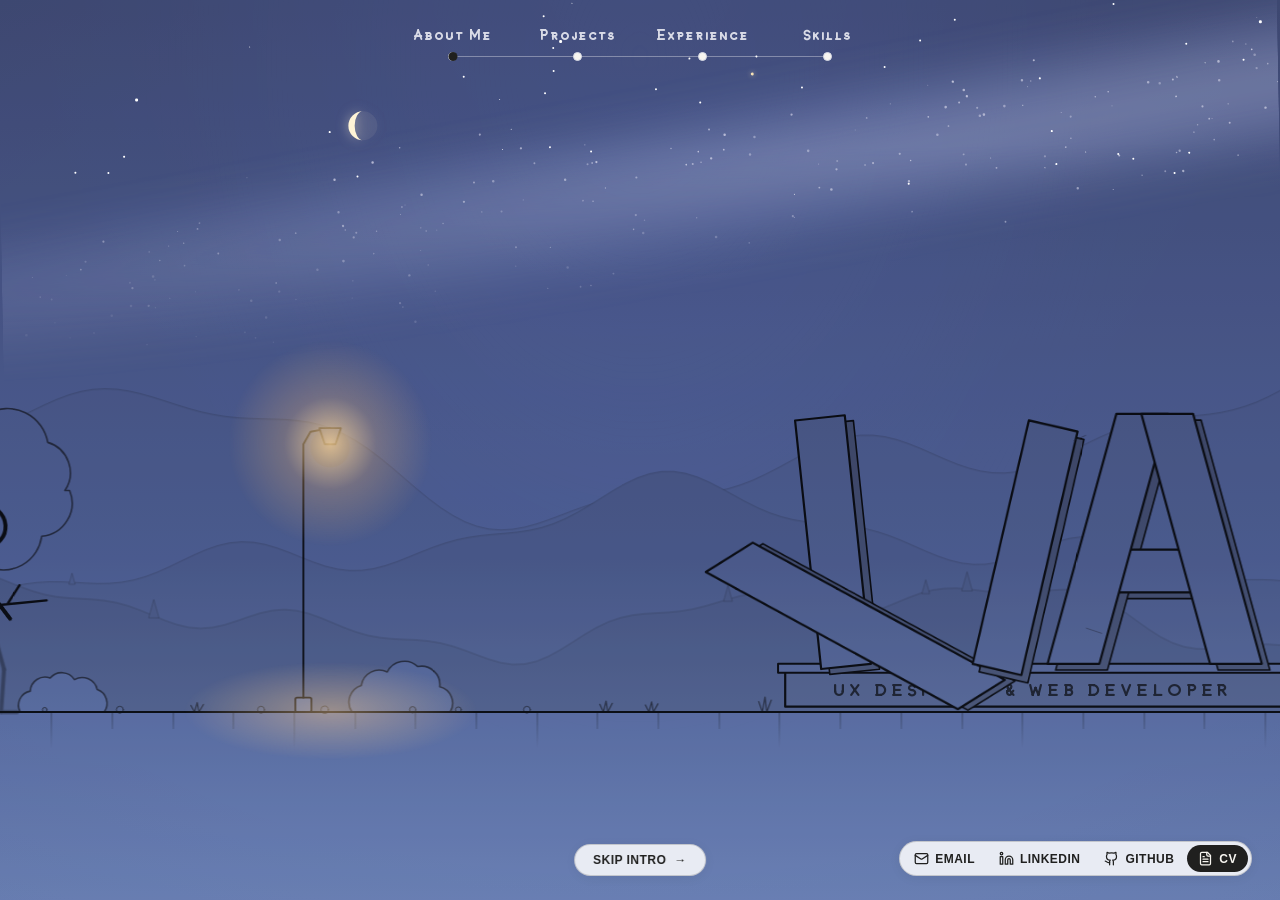
<file: index.html>
<!doctype html>
<html lang="en">
  <head>
    <meta charset="UTF-8" />
    <meta name="viewport" content="width=device-width, initial-scale=1.0" />
    <meta name="theme-color" content="#e4e4e2" />
    <title>Naeem Brown · UX Designer &amp; Web Developer</title>
    <meta name="description" content="I’m Naeem Brown, a UX designer and web developer. Walk around my portfolio world to see my projects, experience and skills." />
    <!-- How a shared link looks. The site lives at naeembrown.com; if that
         ever changes, change the four absolute URLs below together. -->
    <link rel="canonical" href="https://naeembrown.com/" />
    <meta property="og:type" content="website" />
    <meta property="og:site_name" content="Naeem Brown Portfolio" />
    <meta property="og:url" content="https://naeembrown.com/" />
    <meta property="og:image" content="https://naeembrown.com/og-image.png" />
    <meta property="og:title" content="Naeem Brown · UX Designer &amp; Web Developer" />
    <meta property="og:description" content="I’m Naeem Brown, a UX designer and web developer. Walk around my portfolio world to see my projects, experience and skills." />
    <meta property="og:image:width" content="1200" />
    <meta property="og:image:height" content="630" />
    <meta property="og:image:alt" content="The name Naeem Brown in large drawn letters on a plinth, a stick figure standing between the words, over the line UX Designer &amp; Web Developer." />
    <meta name="twitter:card" content="summary_large_image" />
    <meta name="twitter:title" content="Naeem Brown · UX Designer &amp; Web Developer" />
    <meta name="twitter:description" content="Walk around Naeem Brown’s interactive portfolio world to see his projects, experience and skills." />
    <meta name="twitter:image" content="https://naeembrown.com/og-image.png" />
    <meta name="twitter:image:alt" content="The name Naeem Brown in large drawn letters on a plinth, with a stick figure standing between the words." />
    <link rel="icon" href="data:image/svg+xml,%3Csvg xmlns='http://www.w3.org/2000/svg' viewBox='0 0 16 16'%3E%3Ccircle cx='8' cy='8' r='6' fill='%2320201f'/%3E%3C/svg%3E" />
    <script>
      // One clean start for this release: discard the site's own saved state
      // before the deferred application scripts read it. The release marker
      // keeps this from resetting the same visitor on every page load.
      (() => {
        const release = '20260926-clean-1';
        const marker = 'cv_release';
        try {
          if (localStorage.getItem(marker) === release) return;
          localStorage.removeItem('cv_memory_v1');
          localStorage.removeItem('cv_sound_enabled');
          sessionStorage.clear();
          localStorage.setItem(marker, release);
          if ('caches' in window) {
            caches.keys().then((keys) => Promise.all(keys.map((key) => caches.delete(key)))).catch(() => {});
          }
          if ('serviceWorker' in navigator) {
            navigator.serviceWorker.getRegistrations().then((items) => items.forEach((item) => item.unregister())).catch(() => {});
          }
        } catch { /* Storage can be unavailable in private/restricted browsing. */ }
      })();
    </script>
    <link rel="stylesheet" href="styles.css?v=20260928-perf-2" />
    <!-- living: the living world, see HANDOFF-living-world.md. living.js
         must load before script.js. -->
    <link rel="stylesheet" href="living.css?v=20260928-perf-2" />
    <link rel="stylesheet" href="artifacts.css?v=20260926-clean-1" />
    <link rel="stylesheet" href="entrance-variants.css?v=20260927-perf-1" />
    <link rel="stylesheet" href="case.css?v=20260926-clean-1" />
    <link rel="stylesheet" href="chalkboard.css?v=20260928-perf-2" />
    <link rel="stylesheet" href="teleports.css?v=20260926-clean-1" />
    <link rel="stylesheet" href="clickables.css?v=20260928-perf-2" />
    <link rel="stylesheet" href="idles.css?v=20260926-idles-1" />
    <script src="gaits.js?v=20260926-clean-1" defer></script>
    <script src="living.js?v=20260928-perf-2" defer></script>
    <script src="teleports.js?v=20260926-clean-1" defer></script>
    <script src="clickables.js?v=20260926-finish-1" defer></script>
    <script src="idles.js?v=20260926-idles-1" defer></script>
    <script src="artifacts.js?v=20260926-clean-1" defer></script>
    <script src="chalkboard.js?v=20260928-perf-2" defer></script>
    <script src="script.js?v=20260928-perf-2" defer></script>
    <script src="case.js?v=20260926-clean-1" defer></script>
    <script src="entrance-variants.js?v=20260926-clean-1" defer></script>
  </head>
  <body>
    <header class="navbar">
      <!-- living: the part of the day to see the world at (living.js) -->
      <div class="time-picker" role="group" aria-label="Time of day">
        <button type="button" data-time="dawn" aria-label="Dawn" aria-pressed="false">
          <svg viewBox="0 0 24 24" width="16" height="16" fill="none" stroke="currentColor" stroke-width="2" stroke-linecap="round" stroke-linejoin="round" aria-hidden="true">
            <path d="M17 18a5 5 0 0 0-10 0M12 2v7M4.22 10.22l1.42 1.42M1 18h2M21 18h2M18.36 11.64l1.42-1.42M23 22H1" />
            <polyline points="8 6 12 2 16 6" />
          </svg>
          <span class="time-picker__label" aria-hidden="true">Dawn</span>
        </button>
        <button type="button" data-time="day" aria-label="Day" aria-pressed="false">
          <svg viewBox="0 0 24 24" width="16" height="16" fill="none" stroke="currentColor" stroke-width="2" stroke-linecap="round" stroke-linejoin="round" aria-hidden="true">
            <circle cx="12" cy="12" r="5" />
            <path d="M12 1v2M12 21v2M4.22 4.22l1.42 1.42M18.36 18.36l1.42 1.42M1 12h2M21 12h2M4.22 19.78l1.42-1.42M18.36 5.64l1.42-1.42" />
          </svg>
          <span class="time-picker__label" aria-hidden="true">Day</span>
        </button>
        <button type="button" data-time="dusk" aria-label="Dusk" aria-pressed="false">
          <svg viewBox="0 0 24 24" width="16" height="16" fill="none" stroke="currentColor" stroke-width="2" stroke-linecap="round" stroke-linejoin="round" aria-hidden="true">
            <path d="M17 18a5 5 0 0 0-10 0M12 9V2M4.22 10.22l1.42 1.42M1 18h2M21 18h2M18.36 11.64l1.42-1.42M23 22H1" />
            <polyline points="16 5 12 9 8 5" />
          </svg>
          <span class="time-picker__label" aria-hidden="true">Dusk</span>
        </button>
        <button type="button" data-time="night" aria-label="Night" aria-pressed="false">
          <svg viewBox="0 0 24 24" width="16" height="16" fill="none" stroke="currentColor" stroke-width="2" stroke-linecap="round" stroke-linejoin="round" aria-hidden="true">
            <path d="M21 12.79A9 9 0 1 1 11.21 3 7 7 0 0 0 21 12.79z" />
          </svg>
          <span class="time-picker__label" aria-hidden="true">Night</span>
        </button>
        <!-- Any hour: shown under the picker on hover or focus. -->
        <div class="time-picker__scrub">
          <input class="time-picker__hour" type="range" min="0" max="24" step="0.25" value="12" aria-label="Hour of the day" />
          <output class="time-picker__clock" aria-hidden="true">now</output>
        </div>
      </div>

      <nav class="poi-nav" aria-label="Portfolio destinations">
        <button type="button" data-poi="about" data-position="4900">About Me</button>
        <button type="button" data-poi="projects" data-position="6000">Projects</button>
        <button type="button" data-poi="experience" data-position="7100">Experience</button>
        <button type="button" data-poi="skills" data-position="9400">Skills</button>
        <span class="poi-nav__runner" aria-hidden="true"></span>
      </nav>

      <div class="navbar__actions">
        <!-- Hidden until he sends it up here in the opening (see the start). -->
        <button class="sound-toggle is-waiting" type="button" aria-label="Toggle audio effects" aria-pressed="false" title="Audio Effects (Click to enable)">
          <svg class="sound-toggle__icon sound-toggle__icon--off" viewBox="0 0 24 24" width="18" height="18" fill="none" stroke="currentColor" stroke-width="2" stroke-linecap="round" stroke-linejoin="round" aria-hidden="true">
            <polygon points="11 5 6 9 2 9 2 15 6 15 11 19 11 5" />
            <line x1="23" y1="9" x2="17" y2="15" />
            <line x1="17" y1="9" x2="23" y2="15" />
          </svg>
          <svg class="sound-toggle__icon sound-toggle__icon--on" viewBox="0 0 24 24" width="18" height="18" fill="none" stroke="currentColor" stroke-width="2" stroke-linecap="round" stroke-linejoin="round" aria-hidden="true" hidden>
            <polygon points="11 5 6 9 2 9 2 15 6 15 11 19 11 5" />
            <path d="M19.07 4.93a10 10 0 0 1 0 14.14M15.54 8.46a5 5 0 0 1 0 7.07" />
          </svg>
          <span class="sound-toggle__label">Sound</span>
        </button>
        <button class="map-button" type="button" hidden>Continue journey</button>
      </div>
    </header>

    <main class="scene" aria-label="Interactive portfolio map">
      <div class="spotlight" aria-hidden="true"></div>
      <!-- living: the Milky Way, faint across the night sky, and stars and a
           moon in tonight's phase, out at night (living.js) -->
      <div class="sky-galaxy" aria-hidden="true"></div>
      <div class="sky-stars" aria-hidden="true"></div>
      <button class="click-star-access" type="button" hidden disabled>Make a wish on a shooting star</button>
      <!-- living: the sun, behind the world, cut off at the floor line so it
           rises and sets behind it (living.js) -->
      <div class="sky-sun" aria-hidden="true"><i class="sky-sun__disc"></i></div>
      <!-- living: hills behind the world, each further one paler and slower
           (living.js, the ridges) -->
      <div class="sky-ridges" aria-hidden="true"></div>

      <div class="world" role="group" aria-label="Interactive scenery">
        <div class="floor"></div>
        <div class="ground"></div>
        <!-- His name as a statue, where the site opens. script.js carves it. -->
        <svg class="name-statue" aria-hidden="true"></svg>
        <svg class="camp-seat" viewBox="0 0 100 44" aria-hidden="true">
          <path class="camp-seat__log" d="M14 2h72v40H14a9 20 0 0 1 0-40Z" />
          <ellipse class="camp-seat__end" cx="86" cy="22" rx="9" ry="20" />
          <ellipse class="camp-seat__ring" cx="86" cy="22" rx="4.5" ry="10.5" />
          <path class="camp-seat__bark" d="M26 12h20M54 30h18M36 24h8M60 12h9" />
          <!-- living: a tally of his s'mores, drawn by living.js -->
          <path class="camp-seat__tally" d="" />
        </svg>

        <div class="campfire" aria-hidden="true">
          <span class="campfire__light"></span>
          <span class="campfire__glow"></span>
          <svg viewBox="0 0 120 130">
            <defs>
              <linearGradient id="flame-outer" x1="0" y1="1" x2="0" y2="0">
                <stop offset="0" stop-color="#d4502a" />
                <stop offset="0.55" stop-color="#ec8733" />
                <stop offset="1" stop-color="#f5b84a" stop-opacity="0.85" />
              </linearGradient>
              <linearGradient id="flame-mid" x1="0" y1="1" x2="0" y2="0">
                <stop offset="0" stop-color="#ef8a34" />
                <stop offset="1" stop-color="#f9cb5c" />
              </linearGradient>
              <linearGradient id="flame-core" x1="0" y1="1" x2="0" y2="0">
                <stop offset="0" stop-color="#fbd77c" />
                <stop offset="1" stop-color="#fff5d8" />
              </linearGradient>
            </defs>
            <path class="campfire__logs campfire__logs--back" d="M36 111 58 64M84 111 62 64" />
            <g class="campfire__flames">
              <path class="flame flame--lick-left" d="M41 108C33 106 31 98 34 91c2-5 5-7 5-14 5 5 8 11 8 18 0 7-2 13-6 13Z" />
              <path class="flame flame--lick-right" d="M81 108c6-2 9-9 7-16-2-5-5-8-5-16-5 6-8 12-8 19 0 7 2 13 6 13Z" />
              <path class="flame flame--outer" d="M60 110c-18 0-26-13-23-26 3-12 12-18 14-34 1-9-1-18-4-28 13 8 24 22 27 36 2 8 2 12 5 6 5 8 7 17 5 26-3 13-12 20-24 20Z" />
              <path class="flame flame--mid" d="M60 108c-12 0-17-9-14-19 3-9 10-14 11-27 7 6 14 15 15 26 1 11-4 20-12 20Z" />
              <path class="flame flame--core" d="M60 106c-7 0-10-5-9-11 1-5 5-8 6-15 5 4 9 9 9 15 0 7-2 11-6 11Z" />
            </g>
            <path class="campfire__logs" d="M20 112 96 124M100 111 26 125" />
            <g class="campfire__log-ends">
              <circle cx="20" cy="112" r="4" />
              <circle cx="100" cy="111" r="4" />
            </g>
            <path class="campfire__stones" d="M-2 129c0-7 4-10 9-10s9 3 9 10ZM13 129c1-5 5-8 10-8 6 0 9 4 9 8ZM88 129c0-5 4-8 9-8s9 3 9 8ZM103 129c1-6 5-9 10-9s8 4 8 9Z" />
          </svg>
          <span class="campfire__ember" style="--x: -6%; --drift: 9px; --d: 2.4s; --delay: -0.2s"></span>
          <span class="campfire__ember" style="--x: 8%; --drift: -12px; --d: 3.1s; --delay: -1.1s"></span>
          <span class="campfire__ember" style="--x: 1%; --drift: 15px; --d: 2.7s; --delay: -1.9s"></span>
          <span class="campfire__ember" style="--x: -11%; --drift: -7px; --d: 3.4s; --delay: -0.6s"></span>
          <span class="campfire__ember" style="--x: 5%; --drift: 6px; --d: 2.2s; --delay: -1.5s"></span>
          <span class="campfire__ember" style="--x: -3%; --drift: -14px; --d: 2.9s; --delay: -2.4s"></span>
          <span class="campfire__ember" style="--x: 12%; --drift: 11px; --d: 3.6s; --delay: -2.9s"></span>
          <span class="campfire__smoke" style="--delay: 0s"></span>
          <span class="campfire__smoke" style="--delay: -1.8s"></span>
          <span class="campfire__smoke" style="--delay: -3.6s"></span>
        </div>

        <!-- The Experience line, drawn by script.js from the same numbers he
             rides it by (or the rooftop tower, with ?experience=tower). -->
        <svg class="experience-course-world" aria-hidden="true"></svg>

        <!-- Each stop's mark on the floor. Near one, its label lights up into
             a prompt to use it, by E or a click (script.js, useStop). -->
        <div class="poi is-active" data-marker="about" style="--poi-x: 4900px">
          <span class="poi__dot"></span>
          <button type="button" class="poi__label" tabindex="-1"><kbd class="poi__key">E</kbd>About Me</button>
        </div>
        <div class="poi" data-marker="projects" style="--poi-x: 6000px">
          <span class="poi__dot"></span>
          <button type="button" class="poi__label" tabindex="-1"><kbd class="poi__key">E</kbd>Projects</button>
        </div>
        <div class="poi" data-marker="experience" style="--poi-x: 7100px">
          <span class="poi__dot"></span>
          <button type="button" class="poi__label" tabindex="-1"><kbd class="poi__key">E</kbd>Experience</button>
        </div>
        <div class="poi" data-marker="skills" style="--poi-x: 9400px">
          <span class="poi__dot"></span>
          <button type="button" class="poi__label" tabindex="-1"><kbd class="poi__key">E</kbd>Skills</button>
        </div>

      </div>

      <!-- The Projects workbench, built and drawn by script.js through a
           camera that starts side-on and swings round behind his head. While
           it moves, he is drawn here too, from the same pose as the rig. -->
      <svg class="bench-cam" aria-hidden="true" hidden>
        <path class="bench-cam__shadow" />
        <g class="bench-cam__bench"></g>
        <g class="bench-cam__build"></g>
        <path class="bench-cam__sparks" />
        <g class="bench-cam__figure" hidden>
          <g class="bench-cam__legs">
            <path data-part="far-leg" class="is-far" />
            <path data-part="near-leg" />
          </g>
          <linearGradient id="bench-spine-fade" gradientUnits="userSpaceOnUse">
            <stop offset="0" class="bench-cam__ink-stop" />
            <stop offset="0.3" class="bench-cam__ink-stop" />
            <stop offset="1" class="bench-cam__ink-stop" />
          </linearGradient>
          <path data-part="spine" stroke="url(#bench-spine-fade)" />
          <circle data-part="head" class="bench-cam__head" />
          <path data-part="far-upper" class="is-far" />
          <g data-part="far-fore" class="is-far"><path /><circle class="bench-cam__hand" /></g>
          <path data-part="near-upper" />
          <g data-part="near-fore"><path /><circle class="bench-cam__hand" /></g>
        </g>
      </svg>

      <!-- The Skills console, drawn by script.js through a camera like the
           bench's, which ends up behind him looking over his shoulder. -->
      <svg class="bench-cam term-cam" aria-hidden="true" hidden>
        <g class="term-cam__model"></g>
      </svg>

      <!-- The Experience chalkboard, drawn by chalkboard.js through a camera
           that is the side-on world as he walks past, and moves round him
           while he writes on it. -->
      <svg class="bench-cam chalk-cam" aria-hidden="true" hidden></svg>

      <svg
        class="figure"
        viewBox="0 0 140 242"
        role="img"
        aria-label="Stick figure walking"
      >
        <defs>
          <linearGradient id="mallow-toasted-grad" x1="0" y1="0" x2="0" y2="1">
            <stop offset="0%" stop-color="#b46e28" />
            <stop offset="25%" stop-color="#d99b4a" />
            <stop offset="50%" stop-color="#f2c884" />
            <stop offset="75%" stop-color="#d99b4a" />
            <stop offset="100%" stop-color="#8a4b16" />
          </linearGradient>
          <linearGradient id="bottle-fluid" x1="0" y1="1" x2="0" y2="0">
            <stop offset="0%" stop-color="#0284c7" stop-opacity="0.9" />
            <stop offset="70%" stop-color="#38bdf8" stop-opacity="0.75" />
            <stop offset="71%" stop-color="transparent" />
            <stop offset="100%" stop-color="transparent" />
          </linearGradient>
        </defs>
        <g class="rig">
          <!-- living: his ki as he teleports, short strokes flickering up
               round him (living.js, teleporting). -->
          <g class="prop-aura" opacity="0">
            <path d="M26 232V196" style="--d: 0s" />
            <path d="M36 170V132" style="--d: -0.28s" />
            <path d="M24 128V100" style="--d: -0.12s" />
            <path d="M40 92V64" style="--d: -0.35s" />
            <path d="M30 56V34" style="--d: -0.2s" />
            <path d="M114 232V200" style="--d: -0.06s" />
            <path d="M104 176V140" style="--d: -0.31s" />
            <path d="M118 132V104" style="--d: -0.17s" />
            <path d="M112 86V60" style="--d: -0.38s" />
            <path d="M104 40V18" style="--d: -0.09s" />
            <path d="M58 2V-22" style="--d: -0.24s" />
            <path d="M84 0V-26" style="--d: -0.14s" />
            <path d="M71 -12V-40" style="--d: -0.33s" />
          </g>
          <g class="leg leg--far">
            <g class="leg__thigh">
              <path d="M70 144V194" />
              <g class="leg__shin">
                <path d="M70 194V242" />
                <g class="leg__foot"><path d="M70 242h18" /></g>
              </g>
            </g>
          </g>

          <!-- His laptop bag in the opening, slung from his shoulder, placed by
               script.js. The bag is drawn from the middle of its top, with a
               handle there; its strap, drawn in rig units, is a leather band
               with inked edges, hung from a ring at its front corner. -->
          <g class="bag" hidden>
            <path class="bag__strap" />
            <path class="bag__strap-band" />
            <g class="bag__body">
              <path class="bag__handle" d="M-9 0.5V-3.5Q-9 -7.5 -5 -7.5H5Q9 -7.5 9 -3.5V0.5" />
              <rect class="bag__case" x="-24" y="0" width="48" height="31" rx="4" />
              <path class="bag__seam" d="M-18 26.5H18" />
              <g class="bag__flap">
                <path d="M-24 4Q-24 0 -20 0H20Q24 0 24 4V15Q24 19 20 19H-20Q-24 19 -24 15Z" />
                <rect class="bag__buckle" x="-3.5" y="15.5" width="7" height="6.5" rx="1.5" />
              </g>
              <circle class="bag__ring" cx="21" cy="1.5" r="2.2" />
            </g>
          </g>

          <g class="lean">
            <g class="arm arm--far">
              <g class="arm__upper">
                <path d="M70 74V112" />
                <g class="arm__fore">
                  <path d="M70 112V142" />
                  <circle class="hand" cx="70" cy="142" r="2" />
                  <g class="prop-cracker-far" opacity="0">
                    <rect class="prop-smore__cracker" x="63" y="141" width="14" height="2.6" rx="0.7" />
                    <circle cx="65.5" cy="142.3" r="0.35" class="prop-smore__dot" />
                    <circle cx="68.5" cy="142.3" r="0.35" class="prop-smore__dot" />
                    <circle cx="71.5" cy="142.3" r="0.35" class="prop-smore__dot" />
                    <circle cx="74.5" cy="142.3" r="0.35" class="prop-smore__dot" />
                    <rect class="prop-smore__choc" x="64" y="139" width="12" height="2" rx="0.4" />
                    <line x1="65" y1="139.6" x2="74" y2="139.6" class="prop-smore__choc-shine" />
                  </g>
                  <!-- living: a pad of sticky notes in his far hand while he
                       sketches on it (idles.js). -->
                  <g class="prop-idle-far" opacity="0">
                    <g data-prop="pad">
                      <rect class="prop-idle__note" x="57" y="130" width="26" height="20" rx="1" />
                      <path class="prop-idle__thin" d="M57 134h26" />
                    </g>
                  </g>
                </g>
              </g>
            </g>

            <g class="torso">
              <circle cx="70" cy="32" r="23" />
              <path d="M70 55V144" />
              <g class="prop-breath" opacity="0">
                <path class="prop-breath__puff prop-breath__puff--1" d="M91 44 Q96 42 101 44" />
                <path class="prop-breath__puff prop-breath__puff--2" d="M93 47 Q99 45 104 48" />
              </g>

              <!-- Realistic Forehead Perspiration (Skin-Clinging Droplets + Gravity Trickle + Wipe Sheen) -->
              <g id="forehead-sweat-group" opacity="0">
                <g id="sweat-bead-1" opacity="0">
                  <circle cx="84" cy="15" r="1.6" fill="#38bdf8" stroke="#0284c7" stroke-width="0.5" />
                  <circle cx="84.5" cy="14.5" r="0.5" fill="#ffffff" />
                </g>
                <g id="sweat-bead-2" opacity="0">
                  <circle cx="88" cy="19" r="2.0" fill="#38bdf8" stroke="#0284c7" stroke-width="0.6" />
                  <circle cx="88.7" cy="18.3" r="0.6" fill="#ffffff" />
                </g>
                <g id="sweat-bead-3" opacity="0">
                  <circle cx="91" cy="24" r="2.2" fill="#38bdf8" stroke="#0284c7" stroke-width="0.6" />
                  <circle cx="91.8" cy="23.2" r="0.7" fill="#ffffff" />
                </g>
                <g id="sweat-bead-4" opacity="0">
                  <circle cx="93" cy="29" r="2.5" fill="#38bdf8" stroke="#0284c7" stroke-width="0.6" />
                  <circle cx="93.8" cy="28.2" r="0.8" fill="#ffffff" />
                </g>
                <g id="sweat-trickle-drip" opacity="0">
                  <path d="M0 -4.5 C1.8 -2 2.8 0.5 2.8 2.5 C2.8 4.2 1.5 5.5 0 5.5 C-1.5 5.5 -2.8 4.2 -2.8 2.5 C-2.8 0.5 -1.8 -2 0 -4.5 Z" fill="#38bdf8" stroke="#0284c7" stroke-width="0.7" />
                  <circle cx="0.8" cy="1.6" r="0.7" fill="#ffffff" />
                </g>
                <path id="sweat-wipe-sheen" d="M85 16 C90 22 93 28 91 35" stroke="#7dd3fc" stroke-width="2.5" stroke-linecap="round" fill="none" opacity="0" />
              </g>

              <!-- Flying Sweat Droplets Burst on Wrist Flick -->
              <g id="sweat-flick-spray" opacity="0">
                <circle cx="56" cy="26" r="2.2" fill="#38bdf8" stroke="#0284c7" stroke-width="0.5" />
                <circle cx="52" cy="22" r="1.8" fill="#38bdf8" stroke="#0284c7" stroke-width="0.4" />
                <circle cx="48" cy="32" r="1.5" fill="#38bdf8" stroke="#0284c7" stroke-width="0.4" />
                <circle cx="42" cy="24" r="1.3" fill="#0284c7" />
                <circle cx="54" cy="38" r="1.7" fill="#38bdf8" stroke="#0284c7" stroke-width="0.4" />
                <circle cx="38" cy="20" r="1.1" fill="#38bdf8" />
              </g>

              <!-- living: a headband for the ninja run, its tails flapping
                   behind him (living.js, on the run). -->
              <g class="prop-headband" opacity="0">
                <path class="prop-headband__tails" d="M48 26Q39 24 29 25M48 29Q40 31 31 35" />
                <path class="prop-headband__band" d="M48.2 26.2Q70 20.5 91.8 24.8" />
              </g>

              <!-- living: for the daypart idles (idles.js): a head torch,
                   toothpaste foam, and a sticky note stuck on his chest. -->
              <g class="prop-headtorch" opacity="0">
                <path class="prop-headtorch__band" d="M48.4 21.5Q70 13.5 91.6 19" />
                <rect class="prop-headtorch__lamp" x="85" y="10.5" width="10" height="9" rx="2.4" />
                <circle class="prop-headtorch__lens" cx="93.2" cy="15" r="2.6" />
              </g>
              <g class="prop-foam" opacity="0">
                <circle cx="92.5" cy="45.5" r="2.3" />
                <circle cx="96" cy="49" r="1.8" />
                <circle cx="90.5" cy="50" r="2" />
                <circle cx="96.5" cy="43.5" r="1.5" />
              </g>
              <g class="prop-chestnote" opacity="0">
                <rect x="73" y="86" width="15" height="15" rx="0.8" transform="rotate(8 80.5 93.5)" />
              </g>
            </g>

            <g class="arm arm--near">
              <g class="arm__upper">
                <path d="M70 74V112" />
                <g class="arm__fore">
                  <path d="M70 112V142" />
                  <circle class="hand" cx="70" cy="142" r="2" />
                  
                  <!-- Water Bottle mounted in Near Hand (70, 142) -->
                  <g id="hand-water-bottle" opacity="0" style="transform-origin: 70px 142px;">
                    <rect x="63" y="118" width="14" height="26" rx="3.5" fill="#f0f9ff" stroke="#0284c7" stroke-width="1.4" />
                    <rect id="bottle-liquid" x="64.5" y="122" width="11" height="20" rx="2" fill="url(#bottle-fluid)" />
                    <line x1="64.5" y1="126" x2="68" y2="126" stroke="#0284c7" stroke-width="1" opacity="0.6" />
                    <line x1="64.5" y1="130" x2="68" y2="130" stroke="#0284c7" stroke-width="1" opacity="0.6" />
                    <line x1="64.5" y1="134" x2="68" y2="134" stroke="#0284c7" stroke-width="1" opacity="0.6" />
                    <rect x="67" y="144" width="6" height="5" rx="1" fill="#0369a1" />
                    <circle id="drink-stream" cx="70" cy="151" r="1.5" fill="#38bdf8" opacity="0" />
                  </g>
                  <!-- living: two fingers out, to his forehead to teleport
                       (living.js, teleporting). -->
                  <g class="prop-fingers" opacity="0">
                    <path d="M69 143L67.5 152M71.5 143L73.5 151.5" />
                  </g>
                  <!-- living: his phone, checked while he waits and buzzing
                       when something breaks (living.js). -->
                  <g class="prop-phone" opacity="0">
                    <rect class="prop-phone__body" x="66.2" y="135" width="7.6" height="13" rx="1.8" />
                    <rect class="prop-phone__screen" x="67.4" y="136.6" width="5.2" height="9" rx="0.7" />
                    <!-- living: what the screen shows in the daypart idles
                         (idles.js): do not disturb, muted, a page. -->
                    <path class="prop-phone__glyph prop-phone__glyph--dnd" d="M70.9 138.9a2.3 2.3 0 1 0 1.3 3.6a1.8 1.8 0 0 1 -1.3 -3.6z" />
                    <path class="prop-phone__glyph prop-phone__glyph--mute" d="M70 138.6v2.6M68.8 140.6a1.2 1.2 0 0 0 2.4 0M68.4 138.4l3.2 4.4" />
                    <path class="prop-phone__glyph prop-phone__glyph--page" d="M70 138.4v3M70 143.2v0.2" />
                  </g>
                  <!-- living: a watch, checked on the run, and a mug of coffee
                       carried level on a morning run (living.js, on the run).
                       The mug is turned upright whatever the arm is doing. -->
                  <g class="prop-watch" opacity="0">
                    <rect class="prop-watch__band" x="65.8" y="130.5" width="8.4" height="7" rx="1.6" />
                    <rect class="prop-watch__face" x="67.5" y="131.9" width="5" height="4.2" rx="0.8" />
                  </g>
                  <g class="prop-mug" opacity="0">
                    <g class="prop-mug__steam">
                      <path d="M66.5 124q-2.2 -3 0 -6t0 -6" />
                      <path d="M70.5 123q-2.2 -3 0 -6t0 -6" />
                      <path d="M74.5 124q-2.2 -3 0 -6t0 -6" />
                    </g>
                    <path class="prop-mug__handle" d="M76.6 131.2q5.8 0 5.8 4.6t-5.8 4.6" />
                    <rect class="prop-mug__body" x="63.4" y="127.5" width="13.2" height="15" rx="2.6" />
                    <path class="prop-mug__coffee" d="M65.4 130.6H74.6" />
                  </g>
                  <!-- living: the axe he splits a log with, and a tool off
                       the pegboard, each drawn as the scenery draws it with
                       its grip in his hand (clickables.js turns them). -->
                  <g class="prop-axe" opacity="0">
                    <path class="prop-axe__handle" d="M70 152V86" />
                    <path class="prop-axe__head" d="M64 84L78 84L90 78L90 102L78 96L64 96Z" />
                  </g>
                  <g class="prop-tool" opacity="0">
                    <g data-prop="hammer">
                      <path class="prop-tool__handle" d="M70 167V85" />
                      <path class="prop-tool__metal" d="M52 85H86L92 77L86 71H52Z" />
                    </g>
                    <g data-prop="spanner">
                      <path class="prop-tool__handle" d="M66.8 155L84.8 81" />
                      <circle class="prop-tool__body" cx="86.8" cy="73" r="9" />
                      <circle class="prop-tool__thin" cx="86.8" cy="73" r="3" />
                    </g>
                    <g data-prop="level">
                      <rect class="prop-tool__body" x="27" y="136" width="86" height="12" rx="2" />
                      <rect class="prop-tool__vial" x="65" y="139" width="10" height="6" rx="2" />
                      <circle class="prop-tool__bubble" cx="70" cy="142" r="1.8" />
                    </g>
                    <g data-prop="saw">
                      <path class="prop-tool__body" d="M82 120L148 126L148 134L82 142Z" />
                      <path class="prop-tool__thin" d="M90 141L146 134" />
                      <rect class="prop-tool__body" x="58" y="116" width="24" height="28" rx="5" />
                    </g>
                  </g>
                  <!-- living: what he holds in the daypart idles, one at a
                       time, each drawn upright with its grip at his hand
                       and turned about it as the tools are (idles.js). -->
                  <g class="prop-idle" opacity="0">
                    <g data-prop="toothbrush">
                      <path class="prop-idle__stick" d="M70 147V114" />
                      <rect class="prop-idle__white" x="66.4" y="102" width="7.2" height="13" rx="2.2" />
                      <path class="prop-idle__thin" d="M68.6 104.5v8M71.4 104.5v8" />
                    </g>
                    <g data-prop="bottle">
                      <rect class="prop-idle__bottle" x="63" y="113" width="14" height="30" rx="3.5" />
                      <rect class="prop-idle__cap" x="66.5" y="106.5" width="7" height="7" rx="1.2" />
                    </g>
                    <g data-prop="duck">
                      <path class="prop-idle__duck" d="M82 128l6 -7l-1 10z" />
                      <ellipse class="prop-idle__duck" cx="71" cy="132" rx="12.5" ry="8.5" />
                      <circle class="prop-idle__duck" cx="61.5" cy="118.5" r="7.2" />
                      <path class="prop-idle__beak" d="M54.8 117l-6.6 2.2l6.6 2.4z" />
                      <circle class="prop-idle__eye" cx="59.6" cy="116.6" r="1.2" />
                      <path class="prop-idle__thin" d="M67 131q6 -4 12 0" />
                    </g>
                    <g data-prop="pen">
                      <rect class="prop-idle__dark" x="67.6" y="118" width="4.8" height="30" rx="1.6" />
                      <path class="prop-idle__dark" d="M67.6 118L70 111L72.4 118Z" />
                    </g>
                    <g data-prop="note">
                      <rect class="prop-idle__note" x="59" y="114" width="22" height="22" rx="1" />
                      <path class="prop-idle__thin" d="M62.5 119h15M62.5 124.5h10M62.5 130h13" />
                    </g>
                    <g data-prop="ball">
                      <circle class="prop-idle__note" cx="70" cy="135" r="7.5" />
                      <path class="prop-idle__thin" d="M66 131.5l3.5 3l-1.5 4.5M71.5 132l2.5 3.5" />
                    </g>
                    <g data-prop="sheet">
                      <rect class="prop-idle__paper" x="55" y="116" width="30" height="22" rx="0.8" />
                      <path class="prop-idle__thin" d="M70 116v22" />
                    </g>
                    <g data-prop="plane">
                      <path class="prop-idle__paper" d="M94 134L50 124L62 134L50 145Z" />
                      <path class="prop-idle__thin" d="M94 134H62" />
                    </g>
                    <g data-prop="sandwich">
                      <path class="prop-idle__bread" d="M54 142H86L70 118Z" />
                      <path class="prop-idle__filling" d="M58 138H82" />
                    </g>
                    <g data-prop="harmonica">
                      <rect class="prop-idle__metal" x="55" y="136" width="30" height="9" rx="2" />
                      <path class="prop-idle__thin" d="M59 139.5h22M60 142.5h2M65 142.5h2M70 142.5h2M75 142.5h2M80 142.5h2" />
                    </g>
                    <g data-prop="longstick">
                      <path class="prop-idle__wood" d="M70 146V276" />
                      <rect class="prop-idle__mallow" x="63.5" y="264" width="13" height="15" rx="4.5" />
                    </g>
                  </g>
                  <g class="campfire-props">
                    <g class="prop-stick" opacity="0">
                      <path class="prop-stick__wood" d="M70 138 L70 192" />
                      <g class="prop-stick__mallow-group">
                        <rect class="prop-stick__mallow" x="64.5" y="176" width="11" height="13" rx="4" />
                        <rect class="prop-stick__mallow-toasted" x="64.5" y="176" width="11" height="13" rx="4" opacity="0" />
                      </g>
                    </g>
                    <g class="prop-smore" opacity="0">
                      <!-- Bottom Graham Cracker -->
                      <rect class="prop-smore__cracker prop-smore__cracker--bot" x="63" y="186.5" width="14" height="2.6" rx="0.7" />
                      <circle cx="65.5" cy="187.8" r="0.35" class="prop-smore__dot" />
                      <circle cx="68.5" cy="187.8" r="0.35" class="prop-smore__dot" />
                      <circle cx="71.5" cy="187.8" r="0.35" class="prop-smore__dot" />
                      <circle cx="74.5" cy="187.8" r="0.35" class="prop-smore__dot" />

                      <!-- Melted Chocolate Slab -->
                      <rect class="prop-smore__choc" x="64" y="184.7" width="12" height="2" rx="0.5" />
                      <line x1="65" y1="185.3" x2="74" y2="185.3" class="prop-smore__choc-shine" />

                      <!-- Gooey Melted Toasted Marshmallow -->
                      <path class="prop-smore__mallow" d="M63.6 181.7 C62.2 182.9 62.2 185.3 63.6 186.1 C66.8 186.5 73.2 186.5 76.4 186.1 C77.8 185.3 77.8 182.9 76.4 181.7 C73.2 181.3 66.8 181.3 63.6 181.7 Z" />
                      <path class="prop-smore__mallow-toast" d="M64 182 Q70 182.5 76 182" />
                      <path class="prop-smore__mallow-drip" d="M64.2 185.7 Q63.6 188.1 64.5 188.5 Q65.2 188.1 64.9 185.7 Z" />

                      <!-- Top Graham Cracker -->
                      <rect class="prop-smore__cracker prop-smore__cracker--top" x="63" y="179.5" width="14" height="2.6" rx="0.7" />
                      <circle cx="65.5" cy="180.8" r="0.35" class="prop-smore__dot" />
                      <circle cx="68.5" cy="180.8" r="0.35" class="prop-smore__dot" />
                      <circle cx="71.5" cy="180.8" r="0.35" class="prop-smore__dot" />
                      <circle cx="74.5" cy="180.8" r="0.35" class="prop-smore__dot" />

                      <!-- Scalloped Teeth Bite Mark Cutout -->
                      <path class="prop-smore__bite" d="M72.2 178 C69.8 180.5 70.2 182.7 71.6 184.3 C70.2 185.9 69.8 188.1 72.2 190.7 L79 190.7 L79 178 Z" opacity="0" />
                      <path class="prop-smore__bite-stretch" d="M71.4 183.8 Q70.6 184.3 71.4 184.8" opacity="0" />
                    </g>
                  </g></g>
                </g>
              </g>
            </g>

          <g class="leg leg--near">
            <g class="leg__thigh">
              <path d="M70 144V194" />
              <g class="leg__shin">
                <path d="M70 194V242" />
                <g class="leg__foot"><path d="M70 242h18" /></g>
              </g>
            </g>
          </g>

          <!-- living: what his watch says, over his wrist, and a drop of his
               coffee on its way to the floor (living.js, on the run). -->
          <g class="prop-readout" opacity="0">
            <rect class="prop-readout__tag" x="-27" y="-9.5" width="54" height="17" rx="8.5" />
            <text class="prop-readout__text" x="0" y="3.6" text-anchor="middle">&#9829; 142</text>
          </g>
          <circle class="prop-drip" r="2.6" opacity="0" />

          <!-- The laptop he codes on at the start, placed by script.js, drawn a
               little turned towards you. Its keyboard runs across the deck;
               the lid is drawn in a unit square that script.js maps onto the
               hinge, so it can open and close. Its screen faces him, so from
               here you see the back of the lid, lit round its edges; what is
               on the screen shows once the camera comes round behind him
               (.lap-cam). -->
          <g class="laptop" hidden>
            <defs>
              <radialGradient id="laptop-halo">
                <stop offset="0" stop-color="#9fdcf0" stop-opacity="0.6" />
                <stop offset="1" stop-color="#9fdcf0" stop-opacity="0" />
              </radialGradient>
            </defs>
            <path class="laptop__edge" d="M-22 0H22V3.5Q22 4.6 20.8 4.6H-20.8Q-22 4.6 -22 3.5Z" />
            <path class="laptop__deck" d="M-22 0H22L40 -14H-4Z" />
            <path class="laptop__keys" d="M-1.3 -2.1L11.3 -11.9M4.7 -2.1L17.3 -11.9M10.7 -2.1L23.3 -11.9M16.7 -2.1L29.3 -11.9" />
            <path class="laptop__pad" d="M-9.7 -4.9H-2.7L2.7 -9.1H-4.3Z" />
            <circle class="laptop__light" cx="-19" cy="2.1" r="0.9" />
            <g class="laptop__lid">
              <path class="laptop__halo" d="M-0.4 -0.2H1.4V1.25H-0.4Z" fill="url(#laptop-halo)" />
              <path class="laptop__back" d="M0 0H1V1H0Z" />
              <path class="laptop__mark" d="M0.5 0.5m-0.1 0a0.1 0.1 0 1 0 0.2 0a0.1 0.1 0 1 0 -0.2 0" />
            </g>
          </g>
        </g>
      </svg>

      <!-- living: the time of day. Mist along the floor at dawn, under him; a
           wash over the world and him; and on top of it the lights that come
           on at dusk, which move with the world (living.js, living.css). -->
      <div class="sky-mist" aria-hidden="true" hidden><i class="sky-mist__band"></i></div>
      <div class="sky-wash" aria-hidden="true"></div>
      <div class="world-lights" aria-hidden="true"></div>
      <!-- The light of the lamp over the Experience chalkboard, over the
           night's wash like the street lamps' (chalkboard.js). -->
      <svg class="chalk-glow" aria-hidden="true" hidden></svg>

      <!-- The opening from behind him, while he codes on the floor: his
           laptop in 3D, drawn by script.js through the bench's camera as it
           comes round over his shoulder; on its screen, the laptop waking
           and the code editor he types the site's fixes into; and him, in
           front of the screen. -->
      <svg class="bench-cam lap-cam" aria-hidden="true" hidden>
        <g class="lap-cam__model"></g>
      </svg>
      <div class="lap-screen" aria-hidden="true" hidden>
        <div class="lap-screen__desk">
          <span class="lap-screen__dock"><i></i><i></i><i class="lap-screen__app">&lt;/&gt;</i><i></i></span>
        </div>
        <div class="vsc">
          <div class="vsc__title"><i></i><i></i><i></i><span>portfolio</span></div>
          <div class="vsc__body">
            <div class="vsc__bar">
              <svg viewBox="0 0 24 24"><path d="M14 3H6v18h12V7zM14 3v4h4" /></svg>
              <svg viewBox="0 0 24 24"><circle cx="10.5" cy="10.5" r="6" /><path d="M15 15l5 5" /></svg>
              <svg viewBox="0 0 24 24"><circle cx="7" cy="5" r="2" /><circle cx="7" cy="19" r="2" /><circle cx="17" cy="8" r="2" /><path d="M7 7v10M17 10q0 5 -10 7" /></svg>
              <svg viewBox="0 0 24 24"><path d="M4 4h7v7H4zM13 13h7v7h-7zM4 13h7v7H4zM15 3l5 5l-5 5l-5 -5z" /></svg>
            </div>
            <div class="vsc__side">
              <p class="vsc__label">Explorer</p>
              <p class="vsc__folder">Portfolio</p>
              <ul class="vsc__files">
                <li data-file="index.html">index.html</li>
                <li data-file="styles.css">styles.css</li>
                <li data-file="script.js">script.js</li>
                <li data-file="sound.js">sound.js</li>
                <li data-file="controls.css">controls.css</li>
                <li data-file="name.css">name.css</li>
              </ul>
            </div>
            <div class="vsc__main">
              <div class="vsc__tabs"></div>
              <pre class="vsc__code"><code></code></pre>
            </div>
          </div>
          <div class="vsc__status"><span>main</span><b>✓ applied</b><span class="vsc__where"></span><span class="vsc__lang"></span></div>
        </div>
      </div>
      <svg class="bench-cam lap-figure" aria-hidden="true" hidden>
        <g class="bench-cam__figure">
          <g class="bench-cam__legs">
            <path data-part="far-leg" class="is-far" />
            <path data-part="near-leg" />
          </g>
          <linearGradient id="lap-spine-fade" gradientUnits="userSpaceOnUse">
            <stop offset="0" class="bench-cam__ink-stop" />
            <stop offset="0.3" class="bench-cam__ink-stop" />
            <stop offset="1" class="bench-cam__ink-stop" />
          </linearGradient>
          <path data-part="spine" stroke="url(#lap-spine-fade)" />
          <circle data-part="head" class="bench-cam__head" />
          <path data-part="far-upper" class="is-far" />
          <g data-part="far-fore" class="is-far"><path /><circle class="bench-cam__hand" /></g>
          <path data-part="near-upper" />
          <g data-part="near-fore"><path /><circle class="bench-cam__hand" /></g>
        </g>
      </svg>

      <aside class="intro-speech" aria-label="Welcome message">
        <svg class="intro-speech__outline" viewBox="0 0 410 112" preserveAspectRatio="none" aria-hidden="true">
          <path class="intro-speech__paper" d="M23 2H387Q408 2 408 23V89Q408 110 387 110H250L235 128L237 110H23Q2 110 2 89V23Q2 2 23 2Z" />
          <path class="intro-speech__line" pathLength="100" d="M23 2H387Q408 2 408 23V89Q408 110 387 110H250L235 128L237 110H23Q2 110 2 89V23Q2 2 23 2Z" />
        </svg>
        <!-- What he says in the opening is written in here by script.js; this
             is what shows when motion is reduced and there is no opening. -->
        <p>
          <span>Hi, I’m Naeem.</span>
          <span>Welcome to my portfolio!</span>
        </p>
      </aside>


      <p class="sr-only" id="travel-status" aria-live="polite">Welcome</p>
      <div class="scene-panels">
        <section class="story-panel about-panel" data-scene-panel="about" data-fold hidden aria-labelledby="about-title">
          <div class="about-paper">
            <div class="about-paper__sheet" aria-hidden="true">
              <span class="about-paper__flap about-paper__flap--middle"></span>
              <span class="about-paper__flap about-paper__flap--bottom"></span>
              <span class="about-paper__flap about-paper__flap--top"></span>
            </div>
            <!-- Puts the paper away, as Continue journey does (script.js). -->
            <button type="button" class="paper-close" aria-label="Close About Me" title="Close"><svg viewBox="0 0 24 24" aria-hidden="true"><path d="M6 6L18 18M18 6L6 18" /></svg></button>
            <article class="about-paper__content" data-panel-scroll>
              <header>
                <h1 id="about-title" tabindex="-1">About Me</h1>
                <p class="about-paper__intro">UX designer &amp; web developer crafting user-centered, customizable interfaces.</p>
              </header>
              <section>
                <h2>Background</h2>
                <p>I’ve been deep in web development since 2020, and that journey is what sparked my love for UI/UX. Building for the websites taught me that code is only half the job, what really matters is how the experience feels to the person using it.</p>
              </section>
              <section>
                <h2>What drives me</h2>
                <p>I enjoy making interfaces that are genuinely nice to look at and a pleasure to use. I’m heavily invested in the user’s experience and giving people customizable control over their spaces.</p>
              </section>
              <section>
                <h2>Beyond the screen</h2>
                <p>Besides being planted at my desk, I enjoy casual outings with friends and recently started my journey toward becoming the best tennis player to grace the Earth (surely).</p>
              </section>
              <section>
                <h2>The next chapter</h2>
                <p>Don’t just take my word for it, please explore the journey ahead and maybe check out my featured UI/UX interfaces and web development projects.</p>
                <p class="about-paper__cv"><a href="cv/Naeem-Brown-CV.pdf" download="Naeem-Brown-CV.pdf">Download my CV (PDF) <span aria-hidden="true">↓</span></a></p>
                <p class="about-paper__contact">Say hello: <a href="mailto:naeembrown544@gmail.com">naeembrown544@gmail.com</a><span aria-hidden="true"> · </span><a href="https://linkedin.com/in/naeembrown544" target="_blank" rel="noopener">LinkedIn</a><span aria-hidden="true"> · </span><a href="https://github.com/NaeemBrown" target="_blank" rel="noopener">GitHub</a></p>
              </section>
              <div class="about-paper__signoff">
                <span class="about-paper__sign-rule" aria-hidden="true"></span>
                <p class="about-paper__signature">&mdash; Naeem B.</p>
              </div>
            </article>
          </div>
        </section>

        <section class="story-panel projects-panel" data-scene-panel="projects" data-fold hidden aria-labelledby="projects-title">
          <div class="projects-sheet">
            <button type="button" class="paper-close" aria-label="Close Projects" title="Close"><svg viewBox="0 0 24 24" aria-hidden="true"><path d="M6 6L18 18M18 6L6 18" /></svg></button>
            <header>
              <h1 id="projects-title" tabindex="-1">Projects</h1>
              <p class="projects-sheet__intro">A few things I have built.</p>
            </header>
            <div class="project-list" role="tablist" aria-orientation="vertical" aria-label="Choose a project">
              <button type="button" role="tab" id="project-tab-0" aria-controls="project-detail" aria-selected="true" data-project-tab="0" style="--row: 0"><span class="project-list__number">01</span><span class="project-list__name">CaseMap Next Gen</span></button>
              <button type="button" role="tab" id="project-tab-1" aria-controls="project-detail" aria-selected="false" tabindex="-1" data-project-tab="1" style="--row: 1"><span class="project-list__number">02</span><span class="project-list__name">Chiisai Games</span></button>
              <button type="button" role="tab" id="project-tab-2" aria-controls="project-detail" aria-selected="false" tabindex="-1" data-project-tab="2" style="--row: 2"><span class="project-list__number">03</span><span class="project-list__name">TheWebsiteForge</span></button>
              <button type="button" role="tab" id="project-tab-3" aria-controls="project-detail" aria-selected="false" tabindex="-1" data-project-tab="3" style="--row: 3"><span class="project-list__number">04</span><span class="project-list__name">PetPlus Workforce</span></button>
              <button type="button" role="tab" id="project-tab-4" aria-controls="project-detail" aria-selected="false" tabindex="-1" data-project-tab="4" style="--row: 4"><span class="project-list__number">05</span><span class="project-list__name">Steady</span></button>
              <button type="button" role="tab" id="project-tab-5" aria-controls="project-detail" aria-selected="false" tabindex="-1" data-project-tab="5" style="--row: 5"><span class="project-list__number">06</span><span class="project-list__name">SIN Esports</span></button>
            </div>
            <div class="project-detail" id="project-detail" role="tabpanel" aria-labelledby="project-tab-0" aria-live="polite">
              <p class="project-label">01 of 06</p>
              <h2>CaseMap Next Gen</h2>
              <p class="project-description">Built for LexisNexis: the next generation of CaseMap, their legal case analysis tool, as a case dashboard you arrange yourself. Drag any panel and resize it from its edges or corners, swap bars for donuts, dock the tiles and navigation to any side, and save the layout as a template for new cases. Every move works from the keyboard too. The demo runs on mock data.</p>
              <dl>
                <div><dt>Role</dt><dd class="project-role">Design &amp; development</dd></div>
                <div><dt>Front end</dt><dd><ul class="project-chips"><li>Angular 22</li><li>TypeScript</li><li>Standalone components</li><li>Signals</li><li>Zoneless Angular</li><li>Tailwind CSS</li><li>RxJS patterns</li><li>Electron desktop shell</li></ul></dd></div>
              </dl>
              <!-- The detailed view zooms the sheet into a whole page (case.js). -->
              <div class="project-actions">
                <button type="button" class="project-case" aria-label="Detailed view of CaseMap Next Gen">Detailed view <span aria-hidden="true">↗</span></button>
                <a class="project-link" href="https://casemap-next-gen.vercel.app" target="_blank" rel="noopener" aria-label="View CaseMap Next Gen (opens in a new tab)">View project <span aria-hidden="true">→</span></a>
              </div>
            </div>
          </div>
        </section>

        <!-- The terminal, laid onto the CRT's glass by script.js. -->
        <section class="story-panel term-panel" data-scene-panel="skills" data-fold hidden aria-labelledby="skills-title">
          <div class="term-screen">
            <!-- living: everything on the glass scrolls in here, so what is
                 typed last, and the prompt, stay on screen (living.js). -->
            <div class="term-scroll">
            <h1 id="skills-title" class="sr-only" tabindex="-1">Skills</h1>
            <p class="term-line term-line--dim" data-boot>NB-OS 2.6 &middot; Naeem Brown</p>
            <p class="term-line term-line--dim" data-boot>UX Designer &amp; Web Developer</p>
            <p class="term-line term-line--list" aria-hidden="true"><span class="term-prompt"><span class="term-user">naeem@infra:</span>~$</span> <span class="term-typed"></span></p>
            <div class="term-list" role="tablist" aria-orientation="vertical" aria-label="Skill groups">
            <button type="button" role="tab" id="skill-tab-0" aria-controls="skill-detail" aria-selected="true" data-skill-tab="0"><span class="term-list__key">[1]</span> UI/UX Design</button>
            <button type="button" role="tab" id="skill-tab-1" aria-controls="skill-detail" aria-selected="false" tabindex="-1" data-skill-tab="1"><span class="term-list__key">[2]</span> Front End</button>
            <button type="button" role="tab" id="skill-tab-2" aria-controls="skill-detail" aria-selected="false" tabindex="-1" data-skill-tab="2"><span class="term-list__key">[3]</span> Back End &amp; APIs</button>
            <button type="button" role="tab" id="skill-tab-3" aria-controls="skill-detail" aria-selected="false" tabindex="-1" data-skill-tab="3"><span class="term-list__key">[4]</span> Cloud &amp; DevOps</button>
            <button type="button" role="tab" id="skill-tab-4" aria-controls="skill-detail" aria-selected="false" tabindex="-1" data-skill-tab="4"><span class="term-list__key">[5]</span> Systems &amp; Scripting</button>
            </div>
            <p class="term-line term-line--dim term-line--hint" aria-hidden="true">click a group to run it, or type a command (try help)</p>
            <p class="term-line term-line--show" aria-hidden="true"><span class="term-prompt"><span class="term-user">naeem@infra:</span>~$</span> <span class="term-typed"></span><span class="term-cursor"></span></p>
            <div class="term-out" id="skill-detail" role="tabpanel" aria-labelledby="skill-tab-0" aria-live="polite">
              <p class="term-title"></p>
              <p class="term-description"></p>
              <ul class="term-tags" aria-label="Skills in this group"></ul>
            </div>
            <!-- living: what the visitor types, what comes back, and the
                 prompt they type at (living.js, the typed terminal). -->
            <div class="term-print" role="log" aria-live="polite" aria-label="Terminal output"></div>
            <p class="term-line term-line--input">
              <label class="term-prompt" for="term-input"><span class="term-user">guest@infra:</span>~$</label>
              <input class="term-input" id="term-input" type="text" aria-label="Type a terminal command, or help"
                autocomplete="off" autocapitalize="off" autocorrect="off" spellcheck="false" enterkeyhint="go" maxlength="60" />
            </p>
            </div>
          </div>
        </section>

        <!-- The Experience timetable, which opens at the end of the line.
             script.js fills its stops from CAREER. -->
        <section class="story-panel line-panel" data-scene-panel="experience" data-fold hidden aria-labelledby="line-title">
          <div class="line-sheet">
            <button type="button" class="paper-close" aria-label="Close Experience" title="Close"><svg viewBox="0 0 24 24" aria-hidden="true"><path d="M6 6L18 18M18 6L6 18" /></svg></button>
            <header>
              <p class="line-sheet__kicker">Timetable</p>
              <h1 id="line-title" tabindex="-1">Experience</h1>
              <p class="line-sheet__intro">Every stop on the line so far, the latest first.</p>
            </header>
            <ol class="line-stops"></ol>
          </div>
        </section>

        <section class="story-panel experience-panel" data-disabled-scene-panel="experience" hidden aria-labelledby="experience-title">
          <div class="experience-scroll">
            <div class="experience-track">
              <div class="experience-sticky">
                <div class="course scene-illustration" aria-hidden="true">
                  <svg viewBox="0 0 700 760">
                    <path id="career-path" d="M95 665L170 550L285 550Q350 545 405 462L478 370L385 285L510 205L620 110" fill="none" />
                    <path d="M52 690h190M110 570h240M340 480h162M344 304h190M486 126h178" />
                    <path d="M146 666V570M177 666V570M146 596h31M146 622h31M146 648h31" />
                    <path d="M284 550q65 48 121-88" />
                    <path d="M470 370l-54-34 54-34M510 205l56-34" />
                    <g id="experience-climber" transform="translate(95 665)">
                      <circle cy="-28" r="12" />
                      <path d="M0-16V22M0-4l-18 24M0-4l18 22M0 22l-16 28M0 22l18 27" />
                    </g>
                  </svg>
                </div>

                <article class="experience-copy">
                  <h1 id="experience-title" tabindex="-1">Experience</h1>
                  <div class="chapter-buttons" aria-label="Experience checkpoints">
                    <button type="button" data-chapter="0" aria-current="step">Chapter 01</button>
                    <button type="button" data-chapter="1">Chapter 02</button>
                    <button type="button" data-chapter="2">Chapter 03</button>
                    <button type="button" data-chapter="3">Chapter 04</button>
                  </div>
                  <div class="chapter-detail" aria-live="polite">
                    <p>Chapter 01</p>
                    <h2>Role details</h2>
                    <p>This checkpoint will hold the role, responsibilities, impact, and what I learned during this chapter.</p>
                  </div>
                </article>
              </div>
            </div>
          </div>
        </section>
      </div>

      <!-- Him at the console once the camera is round, drawn over the
           terminal since he stands between it and the camera. -->
      <svg class="bench-cam term-figure" aria-hidden="true" hidden>
        <g class="bench-cam__figure">
          <g class="bench-cam__legs">
            <path data-part="far-leg" class="is-far" />
            <path data-part="near-leg" />
          </g>
          <linearGradient id="term-spine-fade" gradientUnits="userSpaceOnUse">
            <stop offset="0" class="bench-cam__ink-stop" />
            <stop offset="0.3" class="bench-cam__ink-stop" />
            <stop offset="1" class="bench-cam__ink-stop" />
          </linearGradient>
          <path data-part="spine" stroke="url(#term-spine-fade)" />
          <circle data-part="head" class="bench-cam__head" />
          <path data-part="far-upper" class="is-far" />
          <g data-part="far-fore" class="is-far"><path /><circle class="bench-cam__hand" /></g>
          <path data-part="near-upper" />
          <g data-part="near-fore"><path /><circle class="bench-cam__hand" /></g>
        </g>
      </svg>
      <!-- Hidden until he throws it down here in the opening. -->
      <div class="sprint-hint is-waiting" aria-hidden="true">
        <span class="hint-group"><kbd data-key="left">A</kbd><kbd data-key="right">D</kbd> Walk</span>
        <span class="hint-sep">·</span>
        <span class="hint-group"><kbd data-key="sprint">SPACE</kbd> Sprint</span>
        <span class="hint-sep">·</span>
        <span class="hint-group"><kbd data-key="jump">W</kbd> Jump</span>
      </div>
      <!-- A quiet invitation to discover the world rather than a permanent
           tutorial. clickables.js keeps its count and remembered state. -->
      <aside class="discovery-guide" aria-label="World discoveries">
        <button class="discovery-guide__toggle" type="button" aria-expanded="false" aria-controls="discovery-guide-note">
          <span class="discovery-guide__spark" aria-hidden="true"></span>
          <span class="discovery-guide__label">World secrets</span>
          <strong class="discovery-guide__count" data-click-found>0/10</strong>
        </button>
        <div class="discovery-guide__note" id="discovery-guide-note" hidden>
          <p><strong>The scenery responds.</strong> Look for a small amber glint, then <span data-click-action>click</span> the object. Discoveries stay found.</p>
          <button class="discovery-guide__dismiss" type="button">Got it</button>
        </div>
        <p class="sr-only" data-click-live aria-live="polite"></p>
      </aside>
      <!-- How to reach him, and the whole portfolio as one plain page, in the
           corner from the start. Put away while a stop's sheet or the
           terminal is up, where it would sit on the writing. -->
      <nav class="contact-dock" aria-label="Contact and CV">
        <a href="mailto:naeembrown544@gmail.com">
          <svg viewBox="0 0 24 24" aria-hidden="true"><rect x="2" y="4" width="20" height="16" rx="2" /><path d="M22 7l-8.97 5.7a1.94 1.94 0 0 1-2.06 0L2 7" /></svg>
          <span class="contact-dock__label">Email</span>
        </a>
        <a href="https://linkedin.com/in/naeembrown544" target="_blank" rel="noopener">
          <svg viewBox="0 0 24 24" aria-hidden="true"><path d="M16 8a6 6 0 0 1 6 6v7h-4v-7a2 2 0 0 0-4 0v7h-4v-7a6 6 0 0 1 6-6z" /><rect x="2" y="9" width="4" height="12" /><circle cx="4" cy="4" r="2" /></svg>
          <span class="contact-dock__label">LinkedIn</span>
        </a>
        <a href="https://github.com/NaeemBrown" target="_blank" rel="noopener">
          <svg viewBox="0 0 24 24" aria-hidden="true"><path d="M15 22v-4a4.8 4.8 0 0 0-1-3.5c3 0 6-2 6-5.5.08-1.25-.27-2.48-1-3.5.28-1.15.28-2.35 0-3.5 0 0-1 0-3 1.5-2.64-.5-5.36-.5-8 0C6 2 5 2 5 2c-.3 1.15-.3 2.35 0 3.5A5.4 5.4 0 0 0 4 9c0 3.5 3 5.5 6 5.5-.39.49-.68 1.05-.85 1.65-.17.6-.22 1.23-.15 1.85v4" /><path d="M9 18c-4.51 2-5-2-7-2" /></svg>
          <span class="contact-dock__label">GitHub</span>
        </a>
        <a class="contact-dock__cv" href="cv/index.html" target="_blank" rel="noopener" title="Everything on one plain page">
          <svg viewBox="0 0 24 24" aria-hidden="true"><path d="M15 2H6a2 2 0 0 0-2 2v16a2 2 0 0 0 2 2h12a2 2 0 0 0 2-2V7z" /><path d="M14 2v4a2 2 0 0 0 2 2h4M16 13H8M16 17H8M10 9H8" /></svg>
          <span>CV</span>
        </a>
      </nav>
      <!-- In the opening: straight to the portfolio, him off to About Me
           (script.js, skipIntro). Hidden once the opening is over. -->
      <button type="button" class="intro-skip" hidden>Skip intro <span aria-hidden="true">→</span></button>
      <!-- On narrow screens, where the statue is far wider than the screen:
           his name and what he does under the floor, while the statue is in
           view (script.js, watchStatue). -->
      <p class="name-caption" aria-hidden="true"><span class="name-caption__name">Naeem Brown</span><span class="name-caption__role">UX Designer &amp; Web Developer</span></p>
      <!-- While he writes on the Experience chalkboard: E, or this, skips
           to the finished board (chalkboard.js). -->
      <button type="button" class="chalk-skip" hidden><kbd>E</kbd> Skip to the board</button>
    </main>

    <!-- Shown once all four destinations have been opened. It gives the
         journey an ending without taking away the option to keep exploring. -->
    <div class="journey-finale" role="dialog" aria-modal="true" aria-labelledby="journey-finale-title" aria-describedby="journey-finale-copy" hidden>
      <button class="journey-finale__backdrop" type="button" data-finale-close tabindex="-1" aria-label="Close the journey complete message"></button>
      <section class="journey-finale__card">
        <button class="journey-finale__close" type="button" data-finale-close aria-label="Close">×</button>
        <p class="journey-finale__eyebrow"><span aria-hidden="true">✓</span> Journey complete</p>
        <h2 id="journey-finale-title" tabindex="-1">You made it.</h2>
        <p id="journey-finale-copy">Thanks for walking through my work. If you think I could bring something useful to your team or project, I’d love to hear about it.</p>
        <div class="journey-finale__actions">
          <a class="journey-finale__primary" href="mailto:naeembrown544@gmail.com?subject=Hello%20from%20your%20portfolio">Email me <span aria-hidden="true">→</span></a>
          <a href="cv/Naeem-Brown-CV.pdf" download="Naeem-Brown-CV.pdf">Download CV <span aria-hidden="true">↓</span></a>
          <a href="https://github.com/NaeemBrown" target="_blank" rel="noopener">View GitHub <span aria-hidden="true">↗</span></a>
        </div>
        <button class="journey-finale__continue" type="button" data-finale-close>Keep exploring</button>
      </section>
    </div>

    <!-- The case study: the Projects sheet zoomed into a whole page about one
         project, with him walking its floors (case.js, case.css). -->
    <div class="case" role="dialog" aria-modal="true" aria-labelledby="case-title" hidden>
      <div class="case__scroll">
        <header class="case__bar">
          <button type="button" class="case__back"><span aria-hidden="true">←</span> <span class="case__long">Back to the bench</span><span class="case__short">Back</span></button>
          <!-- Switching projects without leaving the page. -->
          <div class="case__switch">
            <button type="button" class="case__step" data-step="-1" aria-label="Previous project">‹</button>
            <label class="case__pick">
              <span class="sr-only">Project</span>
              <select class="case__select"></select>
            </label>
            <button type="button" class="case__step" data-step="1" aria-label="Next project">›</button>
          </div>
          <a class="case__visit" target="_blank" rel="noopener"><span class="case__long">Visit live site</span><span class="case__short">Live site</span> <span aria-hidden="true">↗</span></a>
        </header>
        <article class="case__page"></article>
      </div>
    </div>

  </body>
</html>
</file>
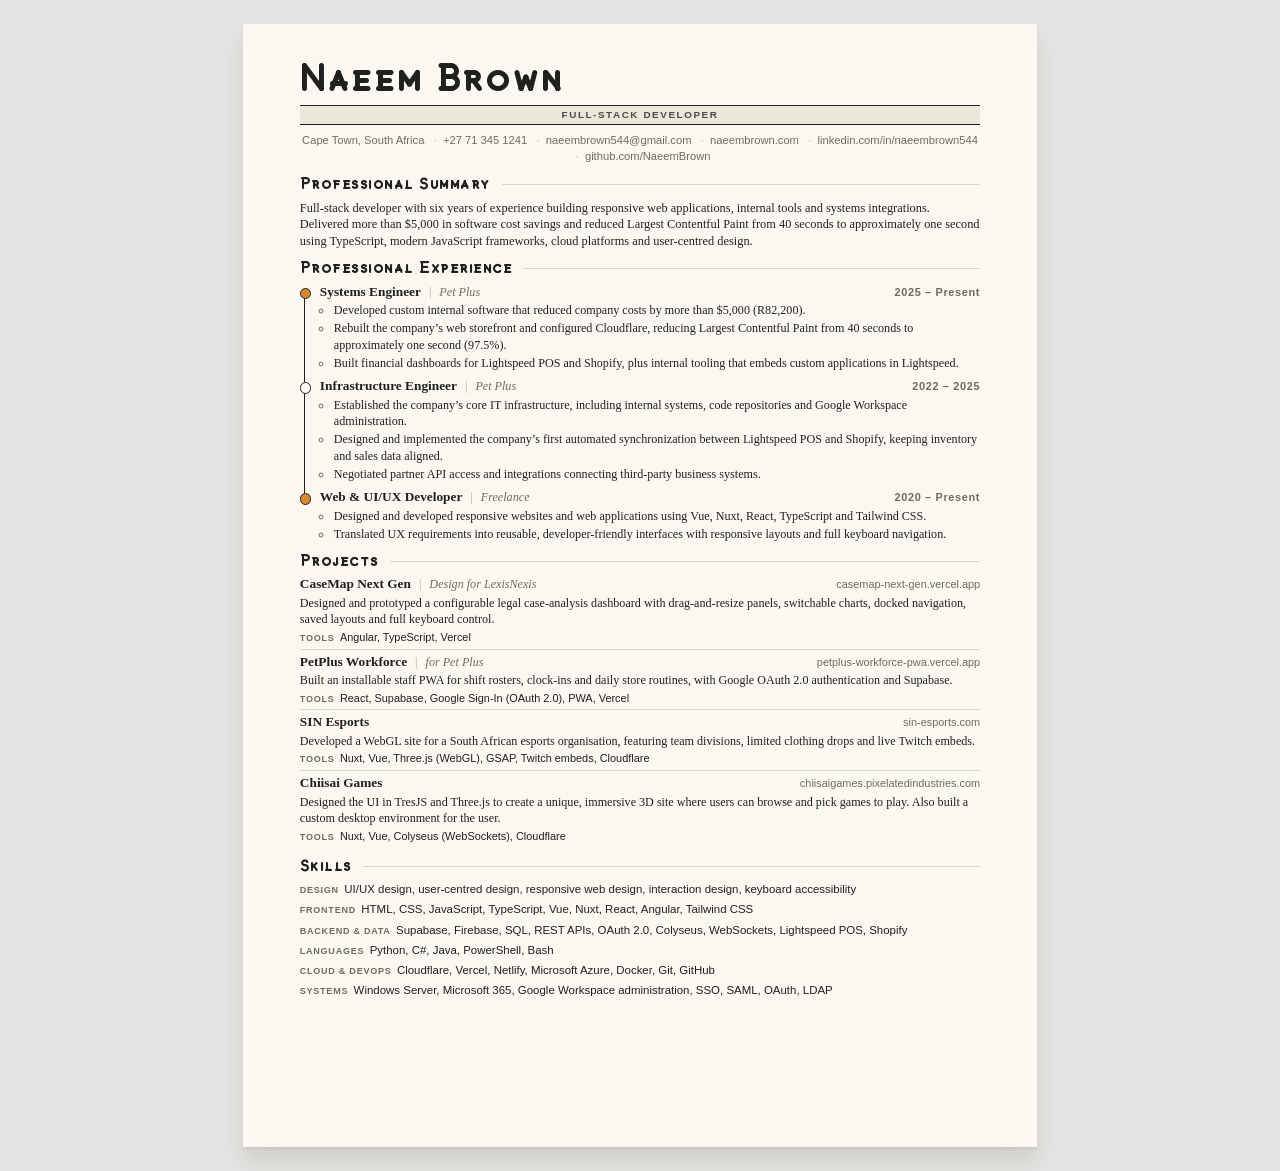
<file: cv/index.html>
<!doctype html>
<html lang="en">
  <head>
    <meta charset="UTF-8" />
    <meta name="viewport" content="width=device-width, initial-scale=1.0" />
    <title>Naeem Brown · CV</title>
    <meta
      name="description"
      content="CV of Naeem Brown, full-stack developer in Cape Town, South Africa."
    />
    <!-- The printable CV. Headless Chrome prints this page to
         cv/Naeem-Brown-CV.pdf; change the words here, then print it again:
         chrome --headless --no-pdf-header-footer --virtual-time-budget=5000
           --print-to-pdf=cv/Naeem-Brown-CV.pdf cv/index.html
         One column of real text, standard headings and no tables, so
         applicant tracking systems read it in order; the look (the name on
         its plinth, the timetable rail, the Role/Tools labels) is the site's. -->
    <style>
      @font-face {
        font-family: "Stickline";
        src: url("../fonts/stickline-regular.woff") format("woff");
        font-weight: 100 500;
      }
      @font-face {
        font-family: "Stickline";
        src: url("../fonts/stickline-bold.woff") format("woff");
        font-weight: 600 900;
      }

      :root {
        --ink: #20201f;
        --muted-ink: #6e6b65;
        --rule: rgba(32, 32, 31, 0.16);
        --sheet: #fbf8f1;
        --stone: #ebe6da;
        --amber: #d8892f;
        --font-display: "Stickline", "Arial Rounded MT Bold", Arial, sans-serif;
        --font-body: Georgia, "Times New Roman", serif;
        --font-label: Arial, Helvetica, sans-serif;
      }

      @page {
        size: A4;
        margin: 0;
      }

      * {
        box-sizing: border-box;
      }

      html {
        background: #e4e4e2;
      }

      body {
        width: 210mm;
        min-height: 297mm;
        margin: 0 auto;
        padding: 9mm 15mm 5.5mm;
        background: var(--sheet);
        color: var(--ink);
        font: 9.1pt/1.35 var(--font-body);
        -webkit-print-color-adjust: exact;
        print-color-adjust: exact;
      }

      @media screen {
        body {
          margin: 24px auto;
          box-shadow:
            0 16px 22px rgba(52, 38, 22, 0.1),
            0 2px 3px rgba(52, 38, 22, 0.08);
        }
      }

      @media screen and (max-width: 820px) {
        body {
          width: auto;
          min-height: 0;
          margin: 0;
          padding: 24px 16px;
          box-shadow: none;
        }
      }

      a {
        color: inherit;
        text-decoration: none;
      }

      h1,
      h2,
      h3,
      p,
      ul,
      ol {
        margin: 0;
      }

      /* ---------------------------------------------------- the name, as at the start of the site */

      .masthead {
        position: relative;
        margin-bottom: 9pt;
      }

      .masthead h1 {
        font: 700 30pt/1 var(--font-display);
        letter-spacing: 0.02em;
        padding-bottom: 5pt;
      }

      /* The slab the letters stand on, with the job cut into it. */
      .masthead__plinth {
        border-top: 1.4pt solid var(--ink);
        border-bottom: 1.4pt solid var(--ink);
        background: var(--stone);
        padding: 2.6pt 0 2.2pt;
        text-align: center;
      }

      .masthead__role {
        font: 700 7.4pt/1.2 var(--font-label);
        letter-spacing: 0.16em;
        text-transform: uppercase;
        color: #4c4a45;
      }

      .masthead__contact {
        margin-top: 6pt;
        font: 8.4pt/1.4 var(--font-label);
        color: var(--muted-ink);
        text-align: center;
      }

      .masthead__contact span + span::before {
        content: "·";
        margin: 0 0.55em;
        color: #b3aea4;
      }

      /* ---------------------------------------------------- sections */

      section + section {
        margin-top: 8pt;
      }

      h2 {
        display: flex;
        align-items: center;
        gap: 8pt;
        margin-bottom: 5pt;
        font: 700 12.5pt/1 var(--font-display);
        letter-spacing: 0.03em;
      }

      h2::after {
        content: "";
        flex: 1;
        border-top: 1px solid var(--rule);
      }

      .summary {
        font-size: 9.3pt;
      }

      /* The small spaced labels of the site's project sheet (Role, Tools). */
      .label {
        margin-right: 0.6em;
        font: 700 6.8pt/1 var(--font-label);
        letter-spacing: 0.08em;
        text-transform: uppercase;
        color: var(--muted-ink);
      }

      .entry-head {
        display: flex;
        align-items: baseline;
        gap: 6pt;
        margin-bottom: 1.5pt;
      }

      .entry-head h3 {
        font: 700 10pt/1.25 var(--font-body);
      }

      .entry-head .sep {
        color: #b3aea4;
      }

      .entry-head .where {
        font-style: italic;
        color: var(--muted-ink);
      }

      .entry-head .dates,
      .entry-head .url {
        margin-left: auto;
        white-space: nowrap;
        font: 8.2pt/1.25 var(--font-label);
        color: var(--muted-ink);
      }

      .entry-head .dates {
        font-weight: 700;
        letter-spacing: 0.06em;
      }

      ul.points {
        padding-left: 1.05em;
      }

      ul.points li {
        padding-left: 0.1em;
      }

      ul.points li + li {
        margin-top: 1.2pt;
      }

      ul.points li::marker {
        color: var(--muted-ink);
      }

      /* ---------------------------------------------------- experience: the timetable's line */

      .timetable {
        list-style: none;
        padding: 0;
      }

      .timetable > li {
        position: relative;
        padding: 0 0 5.5pt 15pt;
        break-inside: avoid;
      }

      /* The rail between stops. */
      .timetable > li::before {
        content: "";
        position: absolute;
        left: 3.4pt;
        top: 7pt;
        bottom: -3pt;
        border-left: 1.2pt solid var(--ink);
      }

      .timetable > li:last-child {
        padding-bottom: 0;
      }

      .timetable > li:last-child::before {
        display: none;
      }

      /* The stop: a ring, filled amber where the line still runs today. */
      .timetable > li::after {
        content: "";
        position: absolute;
        left: 0;
        top: 3pt;
        width: 7.2pt;
        height: 7.2pt;
        border: 1.3pt solid var(--ink);
        border-radius: 50%;
        background: var(--sheet);
      }

      .timetable > li.is-current::after {
        background: var(--amber);
      }

      /* ---------------------------------------------------- projects */

      .projects {
        list-style: none;
        padding: 0;
      }

      .projects > li {
        padding: 3pt 0;
        border-top: 1px solid var(--rule);
        break-inside: avoid;
      }

      .projects > li:first-child {
        border-top: 0;
        padding-top: 0;
      }

      .projects .tools {
        margin-top: 1.5pt;
        font: 8.2pt/1.35 var(--font-label);
      }

      /* ---------------------------------------------------- skills */

      .skills p {
        padding: 0;
        margin-top: 2.6pt;
        font: 8.6pt/1.45 var(--font-label);
      }
    </style>
  </head>
  <body>
    <header class="masthead">
      <h1>Naeem Brown</h1>
      <div class="masthead__plinth">
        <p class="masthead__role">Full-Stack Developer</p>
      </div>
      <p class="masthead__contact">
        <span>Cape Town, South Africa</span>
        <span><a href="tel:+27713451241">+27 71 345 1241</a></span>
        <span
          ><a href="mailto:naeembrown544@gmail.com"
            >naeembrown544@gmail.com</a
          ></span
        >
        <span><a href="https://naeembrown.com">naeembrown.com</a></span>
        <span
          ><a href="https://linkedin.com/in/naeembrown544"
            >linkedin.com/in/naeembrown544</a
          ></span
        >
        <span
          ><a href="https://github.com/NaeemBrown"
            >github.com/NaeemBrown</a
          ></span
        >
      </p>
    </header>

    <section>
      <h2>Professional Summary</h2>
      <p class="summary">
        Full-stack developer with six years of experience building responsive
        web applications, internal tools and systems integrations. Delivered
        more than $5,000 in software cost savings and reduced Largest Contentful
        Paint from 40 seconds to approximately one second using TypeScript,
        modern JavaScript frameworks, cloud platforms and user-centred design.
      </p>
    </section>

    <section>
      <h2>Professional Experience</h2>
      <ol class="timetable">
        <li class="is-current">
          <div class="entry-head">
            <h3>Systems Engineer</h3>
            <span class="sep">|</span><span class="where">Pet Plus</span>
            <span class="dates">2025 – Present</span>
          </div>
          <ul class="points">
            <li>
              Developed custom internal software that reduced company costs by
              more than $5,000 (R82,200).
            </li>
            <li>
              Rebuilt the company’s web storefront and configured Cloudflare,
              reducing Largest Contentful Paint from 40 seconds to approximately
              one second (97.5%).
            </li>
            <li>
              Built financial dashboards for Lightspeed POS and Shopify, plus
              internal tooling that embeds custom applications in Lightspeed.
            </li>
          </ul>
        </li>
        <li>
          <div class="entry-head">
            <h3>Infrastructure Engineer</h3>
            <span class="sep">|</span><span class="where">Pet Plus</span>
            <span class="dates">2022 – 2025</span>
          </div>
          <ul class="points">
            <li>
              Established the company’s core IT infrastructure, including
              internal systems, code repositories and Google Workspace
              administration.
            </li>
            <li>
              Designed and implemented the company’s first automated
              synchronization between Lightspeed POS and Shopify, keeping
              inventory and sales data aligned.
            </li>
            <li>
              Negotiated partner API access and integrations connecting
              third-party business systems.
            </li>
          </ul>
        </li>
        <li class="is-current">
          <div class="entry-head">
            <h3>Web &amp; UI/UX Developer</h3>
            <span class="sep">|</span><span class="where">Freelance</span>
            <span class="dates">2020 – Present</span>
          </div>
          <ul class="points">
            <li>
              Designed and developed responsive websites and web applications
              using Vue, Nuxt, React, TypeScript and Tailwind CSS.
            </li>
            <li>
              Translated UX requirements into reusable, developer-friendly
              interfaces with responsive layouts and full keyboard navigation.
            </li>
          </ul>
        </li>
      </ol>
    </section>

    <section>
      <h2>Projects</h2>
      <ul class="projects">
        <li>
          <div class="entry-head">
            <h3>CaseMap Next Gen</h3>
            <span class="sep">|</span
            ><span class="where">Design for LexisNexis</span>
            <a class="url" href="https://casemap-next-gen.vercel.app"
              >casemap-next-gen.vercel.app</a
            >
          </div>
          <p>
            Designed and prototyped a configurable legal case-analysis dashboard
            with drag-and-resize panels, switchable charts, docked navigation,
            saved layouts and full keyboard control.
          </p>
          <p class="tools">
            <span class="label">Tools</span>Angular, TypeScript, Vercel
          </p>
        </li>
        <li>
          <div class="entry-head">
            <h3>PetPlus Workforce</h3>
            <span class="sep">|</span><span class="where">for Pet Plus</span>
            <a class="url" href="https://petplus-workforce-pwa.vercel.app"
              >petplus-workforce-pwa.vercel.app</a
            >
          </div>
          <p>
            Built an installable staff PWA for shift rosters, clock-ins and
            daily store routines, with Google OAuth 2.0 authentication and
            Supabase.
          </p>
          <p class="tools">
            <span class="label">Tools</span>React, Supabase, Google Sign-In
            (OAuth 2.0), PWA, Vercel
          </p>
        </li>
        <li>
          <div class="entry-head">
            <h3>SIN Esports</h3>
            <a class="url" href="https://sin-esports.com">sin-esports.com</a>
          </div>
          <p>
            Developed a WebGL site for a South African esports organisation,
            featuring team divisions, limited clothing drops and live Twitch
            embeds.
          </p>
          <p class="tools">
            <span class="label">Tools</span>Nuxt, Vue, Three.js (WebGL), GSAP,
            Twitch embeds, Cloudflare
          </p>
        </li>
        <li>
          <div class="entry-head">
            <h3>Chiisai Games</h3>
            <a class="url" href="https://chiisaigames.pixelatedindustries.com"
              >chiisaigames.pixelatedindustries.com</a
            >
          </div>
          <p>
            Designed the UI in TresJS and Three.js to create a unique,
            immersive 3D site where users can browse and pick games to play.
            Also built a custom desktop environment for the user.
          </p>
          <p class="tools">
            <span class="label">Tools</span>Nuxt, Vue, Colyseus (WebSockets),
            Cloudflare
          </p>
        </li>
      </ul>
    </section>

    <section class="skills">
      <h2>Skills</h2>
      <p>
        <span class="label">Design</span>UI/UX design, user-centred design,
        responsive web design, interaction design, keyboard accessibility
      </p>
      <p>
        <span class="label">Frontend</span>HTML, CSS, JavaScript, TypeScript,
        Vue, Nuxt, React, Angular, Tailwind CSS
      </p>
      <p>
        <span class="label">Backend &amp; Data</span>Supabase, Firebase, SQL,
        REST APIs, OAuth 2.0, Colyseus, WebSockets, Lightspeed POS, Shopify
      </p>
      <p>
        <span class="label">Languages</span>Python, C#, Java, PowerShell, Bash
      </p>
      <p>
        <span class="label">Cloud &amp; DevOps</span>Cloudflare, Vercel,
        Netlify, Microsoft Azure, Docker, Git, GitHub
      </p>
      <p>
        <span class="label">Systems</span>Windows Server, Microsoft 365, Google
        Workspace administration, SSO, SAML, OAuth, LDAP
      </p>
    </section>
  </body>
</html>
</file>
<file: styles.css>
/* Stickline: the stick figure's pen, drawn as a typeface. Built by
   fonts/build_stickline.py. Each face claims a weight range so the browser
   never synthesises a fake bold over the monoline strokes. */
@font-face {
  font-family: "Stickline";
  src: url("fonts/stickline-regular.woff") format("woff");
  font-weight: 100 500;
  font-display: swap;
}

@font-face {
  font-family: "Stickline";
  src: url("fonts/stickline-bold.woff") format("woff");
  font-weight: 600 900;
  font-display: swap;
}

:root {
  color-scheme: light;
  --background: #f0eee9;
  --ink: #20201f;
  --muted-ink: #6e6b65;
  --paper: #f7f5f0;
  --amber: #d8892f;
  --font-display: "Stickline", "Arial Rounded MT Bold", Arial, sans-serif;
  --nav-h: 78px;
  --floor-level: 79%;

  /* The SVG viewBox is 242 units tall, so one unit === var(--fig-h) / 242.
     Every distance below is derived from that so the scene stays in step at
     any size. */
  --fig-h: clamp(150px, 24vh, 230px);

  /* Ground marks sit one walking stride apart, so they pass underfoot in
     time with his steps. The gaits themselves are driven from script.js. */
  --stride: calc(var(--fig-h) * 0.281);
}

* {
  box-sizing: border-box;
}

html,
body {
  width: 100%;
  min-width: 320px;
  height: 100%;
  margin: 0;
  overflow: hidden;
}

[hidden] {
  display: none !important;
}

body {
  background: var(--background);
  font-family: Arial, Helvetica, sans-serif;
}

/* The hand over anything that can be pressed. */
button,
a,
[role="button"],
[role="tab"] {
  cursor: pointer;
}

button {
  font: inherit;
}

.scene {
  /* First-paint position only; script.js drives the camera from there. */
  --camera-x: calc(50vw - 400px);
  position: relative;
  isolation: isolate;
  width: 100%;
  height: 100svh;
  min-height: 420px;
  overflow: hidden;
  background:
    radial-gradient(
      ellipse 62% 92% at 50% -4%,
      rgba(255, 255, 255, 0.95) 0%,
      rgba(255, 255, 255, 0.6) 28%,
      rgba(255, 255, 255, 0.12) 61%,
      transparent 79%
    ),
    radial-gradient(
      ellipse 120% 100% at 50% 48%,
      transparent 48%,
      rgba(67, 67, 65, 0.08) 100%
    ),
    var(--background);
}

.spotlight {
  position: absolute;
  z-index: -1;
  top: -16%;
  left: 50%;
  width: min(78vw, 1020px);
  height: 102%;
  transform: translateX(-50%);
  background: radial-gradient(
    ellipse at 50% 22%,
    rgba(255, 255, 255, 0.38),
    transparent 68%
  );
  filter: blur(20px);
}

/* ---------------------------------------------------------------- navbar */

/* No bar: the destinations float over the scene, the sound button off to
   the right. Only what is in it takes the pointer, so the space between is
   still the scene's. */
.navbar {
  position: fixed;
  z-index: 20;
  top: 0;
  right: 0;
  left: 0;
  display: grid;
  grid-template-columns: 1fr auto 1fr;
  align-items: center;
  height: var(--nav-h);
  padding: 0 clamp(18px, 3vw, 40px);
  pointer-events: none;
}

.navbar > * {
  pointer-events: auto;
}

.poi-nav {
  grid-column: 2;
}

.navbar__actions {
  grid-column: 3;
}

/* Destinations sit in equal columns, so the route line below them can put
   a stop under each one and the runner can travel between them. */
.poi-nav {
  --count: 4;
  position: relative;
  display: grid;
  grid-template-columns: repeat(var(--count), minmax(0, 1fr));
  justify-self: center;
  padding-bottom: 14px;
}

.poi-nav::before {
  position: absolute;
  right: calc(50% / var(--count));
  bottom: 6px;
  left: calc(50% / var(--count));
  height: 1px;
  background: rgba(32, 32, 31, 0.22);
  content: "";
}

.poi-nav button {
  position: relative;
  padding: 12px 16px 6px;
  border: 0;
  color: var(--muted-ink);
  background: transparent;
  font-family: var(--font-display);
  font-size: 15px;
  font-weight: 700;
  letter-spacing: 0.06em;
  line-height: 1;
  white-space: nowrap;
  cursor: pointer;
  transition: color 180ms ease;
}

.poi-nav button::after {
  position: absolute;
  bottom: -12px;
  left: 50%;
  width: 9px;
  height: 9px;
  margin-left: -4.5px;
  box-sizing: border-box; /* the border inside the 9px, as the runner's size, so it sits dead on it */
  border: 1.5px solid currentColor;
  border-radius: 50%;
  background: var(--paper);
  content: "";
}

.poi-nav button:hover,
.poi-nav button:focus-visible,
.poi-nav button[aria-current="location"] {
  color: var(--ink);
}

.poi-nav button[aria-current="location"]::after {
  background: currentColor;
}

.poi-nav button:focus-visible {
  outline: 2px solid var(--ink);
  outline-offset: -2px;
  border-radius: 4px;
}

/* Where he is right now, placed along the route by script.js. */
.poi-nav__runner {
  position: absolute;
  bottom: 2px;
  left: 0;
  width: 9px;
  height: 9px;
  margin-left: -4.5px;
  border-radius: 999px;
  background: var(--ink);
  pointer-events: none;
}

.navbar__actions {
  display: flex;
  align-items: center;
  gap: 10px;
  justify-self: end;
}

.sound-toggle {
  position: relative;
  display: inline-flex;
  align-items: center;
  gap: 6px;
  padding: 7px 13px;
  border: 1.5px solid rgba(32, 32, 31, 0.22);
  border-radius: 999px;
  background: rgba(255, 255, 255, 0.65);
  color: var(--ink);
  font-family: inherit;
  font-size: 11px;
  font-weight: 700;
  letter-spacing: 0.06em;
  text-transform: uppercase;
  cursor: pointer;
  transition: all 0.15s ease;
}

.sound-toggle:hover {
  background: rgba(255, 255, 255, 0.95);
  border-color: rgba(32, 32, 31, 0.45);
  transform: translateY(-1px);
}

.sound-toggle.is-active {
  background: var(--ink);
  color: #fff;
  border-color: var(--ink);
}

.sound-toggle.is-active svg {
  stroke: #fff;
}

/* The sound button and the controls wait, unseen but laid out so script.js
   can aim at them, until he sends them to their places in the opening. They
   land with a squash. */
.sound-toggle.is-waiting,
.sprint-hint.is-waiting {
  visibility: hidden;
}

.sound-toggle.is-landing,
.sprint-hint.is-landing {
  transform-origin: 50% 100%;
  animation: tool-land 460ms cubic-bezier(0.2, 0.9, 0.3, 1.2);
}

@keyframes tool-land {
  0% { transform: scale(1.14, 0.8); }
  45% { transform: scale(0.95, 1.06); }
  100% { transform: none; }
}

/* The sound button lands with a ring going out from it. */
.sound-toggle.is-landing::after {
  position: absolute;
  inset: -1.5px;
  border: 2px solid var(--ink);
  border-radius: inherit;
  content: "";
  pointer-events: none;
  animation: tool-ring 440ms ease-out forwards;
}

@keyframes tool-ring {
  from { opacity: 0.5; transform: scale(1); }
  to { opacity: 0; transform: scale(1.3, 1.8); }
}

/* A soft shadow on the floor where the controls are about to land. */
.tool-shadow {
  position: fixed;
  z-index: 89;
  height: 16px;
  border-radius: 50%;
  background: radial-gradient(closest-side, rgba(32, 32, 31, 0.24), transparent);
  opacity: 0;
  pointer-events: none;
}

/* The copies of them he sends there, flown by script.js from the page's top
   left corner. */
.sound-toggle.intro-flyer,
.sprint-hint.intro-flyer {
  position: fixed;
  z-index: 40;
  top: 0;
  right: auto;
  bottom: auto;
  left: 0;
  margin: 0;
  opacity: 1;
  pointer-events: none;
  transform-origin: 50% 50%;
  transition: none;
  will-change: transform;
}

/* The controls while he has them: solid, and outlined in his ink, which
   script.js keeps as wide on screen as his line however small they are. */
.sprint-hint.intro-capsule {
  border-style: solid;
  border-color: rgba(32, 32, 31, 0.8);
  background: #fbf9f4;
}

/* The faint copies that trail them through the air. */
.intro-flyer.intro-flyer--ghost {
  z-index: 39;
  box-shadow: none;
  -webkit-backdrop-filter: none;
  backdrop-filter: none;
}

.map-button {
  padding: 9px 16px;
  border: 1.5px solid var(--ink);
  border-radius: 999px;
  color: var(--ink);
  background: transparent;
  font-family: var(--font-display);
  font-size: 13px;
  font-weight: 700;
  letter-spacing: 0.06em;
  line-height: 1;
  white-space: nowrap;
  cursor: pointer;
  transition: color 180ms ease, background-color 180ms ease;
}

.map-button::after {
  margin-left: 8px;
  content: "\2192" / "";
}

.map-button[hidden] {
  display: none;
}

.map-button:hover,
.map-button:focus-visible {
  color: var(--paper);
  background: var(--ink);
}

.map-button:focus-visible {
  outline: 2px solid var(--ink);
  outline-offset: 3px;
}

/* The camera holds on the figure, so the world is what travels. */
.world {
  position: absolute;
  z-index: 1;
  top: var(--floor-level);
  left: 0;
  width: 10400px;
  height: 96px;
  transform: translate3d(var(--camera-x), 0, 0);
  will-change: transform;
}

/* One mark per stride with a longer one every fourth. It lives inside the
   world, so the camera moves it exactly as far as he travels. */
.ground {
  position: absolute;
  top: 2px;
  left: 0;
  width: 100%;
  height: clamp(24px, 4vh, 48px);
  background-image:
    repeating-linear-gradient(
      to right,
      var(--ink) 0 2px,
      transparent 2px calc(var(--stride) * 4)
    ),
    repeating-linear-gradient(
      to right,
      var(--ink) 0 2px,
      transparent 2px var(--stride)
    );
  background-repeat: repeat-x;
  background-size:
    auto 100%,
    auto 45%;
  opacity: var(--project-ground-opacity, 0.22);
  -webkit-mask-image: linear-gradient(to bottom, #000, transparent);
  mask-image: linear-gradient(to bottom, #000, transparent);
}

.floor {
  position: absolute;
  top: 0;
  left: 0;
  width: 100%;
  height: 2px;
  background: var(--ink);
  opacity: var(--project-world-opacity, 1);
}

/* ---------------------------------------------------------------- campfire */

/* The camp sits at the About stop (--camp-x, set by script.js): a log seat
   where he stands, and the fire FIRE_GAP body heights to its right. Both
   scale with the figure so he always fits the seat. */
.world {
  --camp-x: 4900px;
}

.camp-seat {
  position: absolute;
  z-index: 2;
  top: 1px;
  left: calc(var(--camp-x) - var(--fig-h) * 0.165);
  width: calc(var(--fig-h) * 0.42);
  height: calc(var(--fig-h) * 0.19);
  overflow: visible;
  transform: translate(-50%, -100%);
  opacity: var(--project-world-opacity, 1);
  fill: var(--paper);
  stroke: var(--ink);
  stroke-linecap: round;
  stroke-linejoin: round;
}

.camp-seat__log,
.camp-seat__end {
  stroke-width: 2.6;
}

.camp-seat__ring,
.camp-seat__bark {
  fill: none;
  stroke: rgba(32, 32, 31, 0.5);
  stroke-width: 1.6;
}

.campfire {
  position: absolute;
  z-index: 2;
  top: 2px;
  left: calc(var(--camp-x) + var(--fig-h) * 0.72);
  width: calc(var(--fig-h) * 0.62);
  aspect-ratio: 120 / 130;
  transform: translate(-50%, -100%);
  pointer-events: none;
  opacity: var(--project-world-opacity, 1);
}

/* Warm light thrown on everything nearby, him included. */
.campfire__light {
  position: absolute;
  bottom: -40%;
  left: 50%;
  width: 520%;
  height: 330%;
  background: radial-gradient(
    ellipse 50% 50% at 50% 62%,
    rgba(245, 158, 72, 0.2),
    rgba(245, 158, 72, 0.07) 42%,
    transparent 70%
  );
  transform: translateX(-50%);
  animation: fire-light 2.6s ease-in-out infinite alternate;
}

.campfire__glow {
  position: absolute;
  bottom: -2%;
  left: 50%;
  width: 115%;
  height: 70%;
  border-radius: 50%;
  background: radial-gradient(closest-side, rgba(250, 180, 80, 0.55), rgba(232, 110, 40, 0.18) 60%, transparent);
  filter: blur(6px);
  transform: translateX(-50%);
  animation: fire-glow 1.3s ease-in-out infinite alternate;
}

.campfire svg {
  position: absolute;
  z-index: 1;
  inset: 0;
  width: 100%;
  height: 100%;
  overflow: visible;
  stroke-linecap: round;
  stroke-linejoin: round;
}

.campfire__logs {
  fill: none;
  stroke: var(--ink);
  stroke-width: 6;
}

.campfire__logs--back {
  stroke: #3a332c;
  stroke-width: 5;
}

.campfire__log-ends circle,
.campfire__stones {
  fill: var(--paper);
  stroke: var(--ink);
  stroke-width: 2.2;
}

/* Each tongue flickers on its own clock, pinned at its base. */
.flame {
  transform-box: fill-box;
  transform-origin: 50% 100%;
}

.flame--outer,
.flame--lick-left,
.flame--lick-right {
  fill: url(#flame-outer);
  stroke: rgba(176, 66, 26, 0.55);
  stroke-width: 1.4;
}

.flame--mid {
  fill: url(#flame-mid);
}

.flame--core {
  fill: url(#flame-core);
}

.flame--outer {
  animation: flame-tall 1.25s ease-in-out infinite alternate;
}

.flame--mid {
  animation: flame-tall 0.86s ease-in-out -0.4s infinite alternate-reverse;
}

.flame--core {
  animation: flame-core 0.55s ease-in-out infinite alternate;
}

.flame--lick-left {
  animation: flame-lick 1.05s ease-in-out -0.3s infinite alternate;
}

.flame--lick-right {
  animation: flame-lick 0.92s ease-in-out -0.7s infinite alternate-reverse;
}

.campfire__flames {
  transform-box: fill-box;
  transform-origin: 50% 100%;
  animation: flame-sway 2.4s ease-in-out infinite alternate;
}

.campfire__ember {
  position: absolute;
  z-index: 2;
  bottom: 22%;
  left: calc(50% + var(--x));
  width: 3px;
  height: 3px;
  border-radius: 50%;
  background: #f7a23b;
  box-shadow: 0 0 5px 1px rgba(247, 162, 59, 0.75);
  opacity: 0;
  animation: ember-rise var(--d) linear var(--delay) infinite;
}

.campfire__smoke {
  position: absolute;
  bottom: 70%;
  left: 50%;
  width: 14%;
  aspect-ratio: 1;
  margin-left: -7%;
  border-radius: 50%;
  background: rgba(90, 84, 76, 0.07);
  filter: blur(5px);
  opacity: 0;
  animation: smoke-rise 5.4s ease-out var(--delay) infinite;
}

/* The Projects workbench and, while the camera moves, the figure too, drawn
   in scene pixels by script.js. Stroke widths are set there as well, so the
   lines can thicken as the camera closes in. */
.bench-cam {
  position: absolute;
  z-index: 2;
  top: 0;
  left: 0;
  width: 100%;
  height: 100%;
  overflow: visible;
  fill: none;
  stroke: var(--ink);
  stroke-linecap: round;
  stroke-linejoin: round;
  pointer-events: none;
}

.bench-cam__shadow {
  fill: var(--ink);
  stroke: none;
}

/* Bench parts are filled, so nearer ones hide what is behind them. --zoom
   thickens the lines as the camera closes in. */
.bench-cam__body {
  fill: var(--paper);
  stroke-width: calc(2px * var(--zoom, 1));
}

.bench-cam__body--paper {
  fill: #fcfbf8;
  stroke-width: calc(1.2px * var(--zoom, 1));
}

.bench-cam__body--leaf {
  fill: #eef0e6;
  stroke-width: calc(1.3px * var(--zoom, 1));
}

.bench-cam__body--light {
  fill: var(--amber);
  stroke: none;
  opacity: 0.13;
}

.bench-cam__lines {
  stroke: var(--muted-ink);
  stroke-width: calc(1.2px * var(--zoom, 1));
}

.bench-cam__lines--ink {
  stroke: var(--ink);
  stroke-width: calc(2.2px * var(--zoom, 1));
}

.bench-cam__head {
  fill: var(--paper);
}
/* What he builds on the bench for each project, part by part. */
.bench-cam__part {
  stroke: var(--ink);
  stroke-width: calc(1.6px * var(--zoom, 1));
}

.bench-cam__part--ink { fill: #4a4744; }
.bench-cam__part--teal { fill: #7fbfc9; }
.bench-cam__part--amber { fill: #e3a05a; }
.bench-cam__part--paper { fill: #f7f5f0; }
.bench-cam__part--glass { fill: #bfe3f2; }
.bench-cam__part--red { fill: #d9674b; }

.bench-cam__part-lines {
  fill: none;
  stroke: var(--ink);
  stroke-width: calc(1.4px * var(--zoom, 1));
}

.bench-cam__body--mat {
  fill: #cfdfd2;
}

.bench-cam__lines--mat {
  stroke: #9fb8a5;
  stroke-width: calc(1px * var(--zoom, 1));
}

.bench-cam__body--bin {
  fill: #6b645a;
}

.bench-cam__lines--tray {
  stroke: #e9e3d8;
  stroke-width: calc(1.4px * var(--zoom, 1));
}

.bench-cam__sparks {
  fill: none;
  stroke: var(--amber);
  stroke-width: calc(2px * var(--zoom, 1));
  stroke-linecap: round;
}

/* His far limbs start as dim as the rig's and come up to full strength as
   the camera gets round behind him, where neither side is the far one. */
.bench-cam .is-far {
  opacity: calc(0.38 + 0.62 * var(--behind, 0));
}

/* Near the end of the move his legs point almost straight at the camera and
   would only show as stubs at the bottom edge, so they fade out of shot. */
.bench-cam__legs {
  opacity: var(--legs, 1);
}

.bench-cam__ink-stop {
  stop-color: var(--ink);
}

.bench-cam__hand {
  fill: var(--ink);
  stroke: none;
}

.hand {
  fill: var(--ink);
  stroke: none;
  opacity: 0;
  transition: opacity 220ms ease;
}

.scene[data-gait="inspecting"] .hand,
.scene[data-gait="sitting"] .hand,
.scene[data-gait="climbing"] .hand,
.scene[data-gait="rope-climbing"] .hand,
.scene[data-gait="pumping"] .hand,
.scene[data-gait="coding"] .hand {
  opacity: 1;
}

/* -------------------------------------------------- campfire emotes & props */

.campfire,
.camp-seat {
  cursor: pointer;
}

.scene[data-gait="sitting"] .figure {
  cursor: pointer;
}

.prop-stick,
.prop-smore,
.prop-cracker-far,
.prop-breath,
.prop-stick__mallow-toasted,
.prop-smore__bite,
.prop-smore__bite-stretch {
  transition: opacity 180ms ease;
}

.prop-stick__wood {
  stroke: #724c28;
  stroke-width: 2.2;
  fill: none;
  stroke-linecap: round;
}

.prop-stick__mallow {
  fill: #fffdf6;
  stroke: #7d6b56;
  stroke-width: 1.2;
}

.prop-stick__mallow-toasted {
  fill: url(#mallow-toasted-grad);
  stroke: #4e2908;
  stroke-width: 1.2;
}

.prop-smore__cracker,
.prop-cracker-far .prop-smore__cracker {
  fill: #dca158;
  stroke: #784415;
  stroke-width: 0.8;
}

.prop-smore__dot,
.prop-cracker-far .prop-smore__dot {
  fill: #9e5c20;
  stroke: none;
}

.prop-smore__choc,
.prop-cracker-far .prop-smore__choc {
  fill: #2e1305;
  stroke: none;
}

.prop-smore__choc-shine,
.prop-cracker-far .prop-smore__choc-shine {
  stroke: #4a220c;
  stroke-width: 0.5;
  stroke-linecap: round;
}

.prop-smore__mallow {
  fill: #fff8eb;
  stroke: #b0651e;
  stroke-width: 0.8;
}

.prop-smore__mallow-toast {
  fill: none;
  stroke: #b0651e;
  stroke-width: 0.8;
  stroke-linecap: round;
}

.prop-smore__mallow-drip {
  fill: #fff8eb;
  stroke: #b0651e;
  stroke-width: 0.5;
}

.prop-smore__bite {
  fill: var(--paper);
  stroke: none;
}

.prop-smore__bite-stretch {
  fill: none;
  stroke: #e6c898;
  stroke-width: 0.7;
}

.prop-breath__puff {
  stroke: rgba(220, 210, 195, 0.7);
  stroke-width: 1.2;
  fill: none;
  stroke-linecap: round;
}

/* Running in-stride flares: hydration & sweat wipe */
#hand-water-bottle {
  transform-box: view-box;
  transform-origin: 70px 142px;
}
#hand-water-bottle rect {
  stroke: #0284c7;
  stroke-width: 1.4;
}
#hand-water-bottle line {
  stroke: #0284c7;
  stroke-width: 1;
}
#bottle-liquid {
  stroke: none;
}
#forehead-sweat-group circle,
#sweat-flick-spray circle {
  stroke-width: 0.5;
}
#sweat-trickle-drip path {
  stroke-width: 0.7;
}
#sweat-wipe-sheen {
  stroke-width: 2.5;
  fill: none;
}

.world-smore {
  position: absolute;
  z-index: 2;
  top: 1px;
  left: 0;
  width: 22px;
  height: 14px;
  pointer-events: none;
  opacity: var(--project-world-opacity, 1);
  transform: translate(-50%, -100%);
  will-change: transform, left;
}

@keyframes flame-tall {
  0% { transform: scale(1, 0.93) skewX(-3deg); }
  50% { transform: scale(0.96, 1.04) skewX(1deg); }
  100% { transform: scale(1.03, 1.08) skewX(3deg); }
}

@keyframes flame-core {
  from { transform: scale(0.94, 0.9); }
  to { transform: scale(1.05, 1.12); }
}

@keyframes flame-lick {
  0% { transform: scale(0.85, 0.7) skewX(4deg); }
  60% { transform: scale(1, 1.08) skewX(-2deg); }
  100% { transform: scale(0.95, 0.9) skewX(-5deg); }
}

@keyframes flame-sway {
  from { transform: skewX(-2deg); }
  to { transform: skewX(2.5deg); }
}

@keyframes fire-glow {
  0% { opacity: 0.75; transform: translateX(-50%) scale(0.94); }
  40% { opacity: 1; }
  100% { opacity: 0.85; transform: translateX(-50%) scale(1.08); }
}

@keyframes fire-light {
  0% { opacity: 0.8; }
  35% { opacity: 1; }
  60% { opacity: 0.88; }
  100% { opacity: 1; }
}

@keyframes ember-rise {
  0% { opacity: 0; transform: translate(0, 0) scale(1); }
  12% { opacity: 1; }
  55% { transform: translate(var(--drift), calc(var(--fig-h) * -0.5)) scale(0.8); }
  100% { opacity: 0; transform: translate(calc(var(--drift) * -0.5), calc(var(--fig-h) * -0.95)) scale(0.3); }
}

@keyframes smoke-rise {
  0% { opacity: 0; transform: translate(0, 0) scale(0.6); }
  25% { opacity: 1; }
  100% { opacity: 0; transform: translate(14px, calc(var(--fig-h) * -0.7)) scale(2.2); }
}

/* Experience is physical scenery in the shared world. The viewBox uses the
   same 242-unit body scale as the figure, so the rig meets every rung and
   platform instead of floating over an illustration. */
/* His name as a stone statue where the site opens. script.js carves the
   letters and sets its box, so a viewBox unit is a figure unit. The N
   starts knocked out of shape and glitching, until he fixes it. */
.name-statue {
  position: absolute;
  z-index: 2;
  top: 1px;
  overflow: visible;
  transform: translateY(-100%);
  fill: none;
  stroke: var(--ink);
  stroke-linejoin: round;
  opacity: var(--project-world-opacity, 1); /* gone while the opening's camera is behind him */
  pointer-events: none;
}

.name-statue * {
  vector-effect: non-scaling-stroke;
}

.statue__front {
  fill: #ebe6dc;
  stroke-width: 2.2;
}

.statue__side {
  fill: #c9bfae;
  stroke-width: 1.6;
}

.statue__plinth {
  fill: #e2dccf;
  stroke-width: 2.2;
}

.statue__ledge {
  fill: #efeae0;
  stroke-width: 2;
}

.statue__chisel {
  stroke: var(--muted-ink);
  stroke-width: 1;
  opacity: 0.5;
}

.statue__engraving {
  fill: #55524c;
  stroke: none;
  font-family: var(--font-display);
  font-size: 20px;
  font-synthesis: none;
  font-weight: 700;
  letter-spacing: 0.22em;
}

.statue__glitch {
  animation: statue-glitch 1.7s steps(1) infinite;
}

@keyframes statue-glitch {
  0%, 86%, 100% { transform: none; }
  88% { transform: translate(-6px, 0); }
  91% { transform: translate(5px, -2px); }
  94% { transform: translate(-2px, 2px); }
}

.statue__sparks {
  stroke: var(--amber);
  stroke-width: 3;
  stroke-linecap: round;
  opacity: 0;
}

.statue__letter.is-fixed .statue__front {
  animation: statue-glow 1.6s ease-out both;
}

.statue__letter.is-fixed .statue__sparks {
  animation: statue-sparks 900ms ease-out both;
}

@keyframes statue-glow {
  0% { fill: #fbe3bd; stroke: var(--amber); filter: drop-shadow(0 0 12px rgba(216, 137, 47, 0.85)); }
  100% { fill: #ebe6dc; stroke: var(--ink); filter: none; }
}

@keyframes statue-sparks {
  0% { opacity: 0; transform: scale(0.7); }
  30% { opacity: 1; }
  100% { opacity: 0; transform: scale(1.25); }
}

.statue__sparks {
  transform-box: fill-box;
  transform-origin: center;
}

/* The laptop he codes on at the start: a pale aluminium body, and open, the
   back of its lid with a soft glow from the screen round it. */
.figure .laptop path,
.figure .laptop circle {
  stroke-width: 1.6;
}

.laptop__edge {
  fill: #c9c2b6;
}

.laptop__deck,
.laptop__back {
  fill: #e4dfd6;
}

.figure .laptop .laptop__keys {
  stroke: #8d867b;
  stroke-width: 2.4;
  stroke-dasharray: 1.6 1.2;
}

.figure .laptop .laptop__pad {
  fill: #d6d0c6;
  stroke: #8d867b;
  stroke-width: 1;
}

.figure .laptop .laptop__light {
  fill: var(--amber);
  stroke: none;
}

.figure .laptop .laptop__halo {
  stroke: none;
}

.figure .laptop .laptop__mark {
  fill: #d3cdc2;
  stroke: #b3ab9e;
  stroke-width: 1;
}

/* His laptop bag: canvas, with a darker flap and a brass buckle. He carries
   it in the opening and leaves it by his name (.start-bag). */
.figure .bag path,
.figure .bag rect,
.figure .bag circle {
  stroke-width: 1.8;
}

/* The strap is a leather band: a wide ink line with a narrower tan one on
   top, so it reads as a strap and not as another arm. */
.figure .bag .bag__strap,
.start-bag .bag__strap {
  stroke-width: 4.8;
}

.bag__strap-band {
  stroke: #b89a72;
}

.figure .bag .bag__strap-band,
.start-bag .bag__strap-band {
  stroke-width: 2.8;
}

.figure .bag .bag__handle,
.start-bag .bag__handle {
  stroke-width: 2;
}

.bag__case {
  fill: #e2dacb;
}

.bag__flap path {
  fill: #d3c8b4;
}

.figure .bag .bag__buckle,
.start-bag .bag__buckle {
  fill: #e9b15c;
  stroke-width: 1.2;
}

.bag__ring {
  fill: var(--paper);
}

.figure .bag .bag__seam,
.start-bag .bag__seam {
  stroke-width: 1.2;
  stroke-dasharray: 2 2.6;
}

.start-bag {
  position: absolute;
  z-index: 2;
  top: 1px;
  overflow: visible;
  transform: translateY(-100%);
  fill: none;
  stroke: var(--ink);
  stroke-width: 1.8;
  stroke-linecap: round;
  stroke-linejoin: round;
  opacity: var(--project-world-opacity, 1);
  pointer-events: none;
}

.start-bag * {
  vector-effect: non-scaling-stroke;
}

/* Dropped where he stood, when the opening is cut short. */
.start-bag.is-dropped {
  animation: bag-drop 320ms ease-out both;
}

@keyframes bag-drop {
  from { opacity: 0; }
}

/* The opening from behind him (.lap-cam): his laptop in 3D, drawn through
   the bench's camera, and on it the screen, laid onto the lid by script.js
   as the terminal is onto the CRT. */
.bench-cam.lap-figure {
  z-index: 4; /* over the screen, as he is nearer the camera than it */
}

/* A paper edge, so his ink lines read against the screen. */
.lap-figure .bench-cam__figure {
  filter: drop-shadow(0 0 1px var(--paper)) drop-shadow(0 0 1px var(--paper));
}

.lap-cam__alu { fill: #e4dfd6; }
.lap-cam__glass { fill: #15181c; }
.lap-cam__keys { stroke: #8d867b; stroke-width: calc(1.8px * var(--zoom, 1)); }
.lap-cam__bag { fill: #e2dacb; }
.lap-cam__flap { stroke: #a39a88; }

/* The screen: what the laptop shows, sized by script.js to about the size
   it is drawn at once the camera is round, --u being its type size, and
   mapped onto the lid wherever the camera is. First the desktop he wakes it
   to, then the code editor, which opens out of its icon in the dock. */
.lap-screen {
  position: absolute;
  z-index: 4;
  top: 0;
  left: 0;
  overflow: hidden;
  border-radius: calc(var(--u) * 0.2);
  color: #cccccc;
  background: #1e1e1e;
  font-family: "Segoe UI", system-ui, sans-serif;
  font-size: var(--u);
  line-height: 1.35;
  transform-origin: 0 0;
  pointer-events: none;
}

.lap-screen__desk {
  position: absolute;
  inset: 0;
  background:
    radial-gradient(ellipse at 22% 120%, rgba(227, 160, 90, 0.75), transparent 60%),
    linear-gradient(172deg, #2b3752 0%, #4f5b78 52%, #a9867a 100%);
}

.lap-screen__dock {
  position: absolute;
  bottom: calc(var(--u) * 0.6);
  left: 50%;
  display: flex;
  gap: calc(var(--u) * 0.45);
  padding: calc(var(--u) * 0.35) calc(var(--u) * 0.5);
  border-radius: calc(var(--u) * 0.7);
  background: rgba(255, 255, 255, 0.2);
  transform: translateX(-50%);
}

.lap-screen__dock i {
  display: grid;
  place-items: center;
  width: calc(var(--u) * 2);
  height: calc(var(--u) * 2);
  border-radius: calc(var(--u) * 0.5);
  background: #d9d4ca;
  font-style: normal;
}

.lap-screen__dock i:nth-child(2) { background: #7fbfc9; }
.lap-screen__dock i:nth-child(4) { background: #2f3238; }

.lap-screen__dock .lap-screen__app {
  color: #ffffff;
  background: #1f7fd0;
  font-family: Consolas, ui-monospace, monospace;
  font-size: calc(var(--u) * 0.72);
  font-weight: 700;
}

/* Clicked, it bounces as it opens. */
.lap-screen__app.is-clicked {
  animation: dock-bounce 520ms ease-out;
}

@keyframes dock-bounce {
  35% { transform: translateY(calc(var(--u) * -0.7)); }
  60% { transform: translateY(0); }
  78% { transform: translateY(calc(var(--u) * -0.2)); }
}

.vsc {
  position: absolute;
  inset: 0;
  display: flex;
  flex-direction: column;
  background: #1e1e1e;
  opacity: 0;
  transform: scale(0.08);
  transform-origin: 58% 92%; /* its icon in the dock */
  transition:
    opacity 160ms ease,
    transform 340ms cubic-bezier(0.2, 0.8, 0.3, 1);
}

.lap-screen.is-app .vsc {
  opacity: 1;
  transform: none;
}

.vsc__title {
  display: flex;
  flex: none;
  align-items: center;
  gap: calc(var(--u) * 0.3);
  height: calc(var(--u) * 1.5);
  padding: 0 calc(var(--u) * 0.6);
  background: #3c3c3c;
  font-size: calc(var(--u) * 0.62);
}

.vsc__title i {
  width: 0.75em;
  height: 0.75em;
  border-radius: 50%;
  background: #6b6b6b;
}

.vsc__title span {
  margin: 0 auto;
  padding-right: 3em; /* centred, allowing for the dots */
}

.vsc__body {
  display: flex;
  flex: 1;
  min-height: 0;
}

.vsc__bar {
  display: flex;
  flex: none;
  flex-direction: column;
  align-items: center;
  gap: calc(var(--u) * 0.9);
  width: calc(var(--u) * 2.2);
  padding-top: calc(var(--u) * 0.6);
  background: #333333;
}

.vsc__bar svg {
  width: calc(var(--u) * 1.2);
  fill: none;
  stroke: #858585;
  stroke-width: 1.6;
  stroke-linecap: round;
  stroke-linejoin: round;
}

.vsc__bar svg:first-child {
  stroke: #ffffff;
}

.vsc__side {
  flex: none;
  width: calc(var(--u) * 8);
  background: #252526;
  font-size: calc(var(--u) * 0.64);
  white-space: nowrap;
}

.vsc__label,
.vsc__folder {
  margin: 0;
  text-transform: uppercase;
}

.vsc__label {
  padding: 0.8em 1.4em 0.6em;
  color: #bbbbbb;
  letter-spacing: 0.04em;
}

.vsc__folder {
  padding: 0.2em 0.9em;
  font-weight: 700;
}

.vsc__folder::before {
  content: "▾ ";
}

.vsc__files {
  margin: 0;
  padding: 0;
  list-style: none;
}

.vsc__files li {
  padding: 0.2em 0 0.2em 1.9em;
}

.vsc__files li.is-active {
  color: #ffffff;
  background: #37373d;
}

/* File icons, by their ending. */
.vsc [data-file]::before {
  display: inline-block;
  width: 1.6em;
  font-family: Consolas, ui-monospace, monospace;
  font-size: 0.8em;
  font-weight: 700;
}

.vsc [data-file$=".js"]::before { content: "JS"; color: #cbcb41; }
.vsc [data-file$=".css"]::before { content: "#"; color: #519aba; }
.vsc [data-file$=".html"]::before { content: "<>"; color: #e37933; }

.vsc__main {
  display: flex;
  flex: 1;
  flex-direction: column;
  min-width: 0;
}

.vsc__tabs {
  display: flex;
  flex: none;
  height: calc(var(--u) * 1.9);
  overflow: hidden;
  background: #252526;
  font-size: calc(var(--u) * 0.64);
}

.vsc__tab {
  display: flex;
  align-items: center;
  padding: 0 1.1em 0 0.9em;
  border-right: 1px solid #252526;
  color: #969696;
  background: #2d2d2d;
  white-space: nowrap;
  animation: tab-in 180ms ease-out;
}

.vsc__tab.is-active {
  color: #ffffff;
  background: #1e1e1e;
}

@keyframes tab-in {
  from { opacity: 0; transform: translateY(-40%); }
}

.vsc__code {
  flex: 1;
  margin: 0;
  padding: calc(var(--u) * 0.4) 0;
  overflow: hidden;
  color: #d4d4d4;
  font-family: "Cascadia Code", Consolas, ui-monospace, monospace;
  font-size: var(--u);
  line-height: 1.5;
  white-space: pre;
}

.vsc__line {
  display: block;
}

.vsc__line.is-current {
  box-shadow: inset 0 0 0 1px #2c2c2c;
}

.vsc__number {
  display: inline-block;
  width: 2.4em;
  padding-right: 1.2em;
  color: #858585;
  text-align: right;
}

.vsc__line.is-current .vsc__number {
  color: #c6c6c6;
}

.vsc__caret {
  display: inline-block;
  width: 2px;
  height: 1.2em;
  margin-left: 1px;
  vertical-align: -0.2em;
  background: #aeafad;
  animation: caret-blink 900ms steps(1) infinite;
}

/* The code's colours, as the editor's dark theme has them, for script and
   for styles: comment, name or selector, keyword or property, value, text
   and punctuation, and a string. */
.vsc__code .tk-c { color: #6a9955; }
.vsc__code .tk-s { color: #dcdcaa; }
.vsc__code .tk-k { color: #569cd6; }
.vsc__code .tk-v { color: #9cdcfe; }
.vsc__code .tk-q { color: #ce9178; }
.vsc__code .tk-p { color: #d4d4d4; }
.vsc__code.is-css .tk-s { color: #d7ba7d; }
.vsc__code.is-css .tk-k { color: #9cdcfe; }
.vsc__code.is-css .tk-v { color: #ce9178; }

.vsc__status {
  display: flex;
  flex: none;
  align-items: center;
  gap: 1.2em;
  height: calc(var(--u) * 1.25);
  padding: 0 0.8em;
  color: #ffffff;
  background: #007acc;
  font-size: calc(var(--u) * 0.6);
  white-space: nowrap;
  transition: background 200ms ease;
}

.vsc__status b {
  font-weight: inherit;
  opacity: 0;
  transition: opacity 150ms ease;
}

.vsc__where {
  margin-left: auto;
}

/* Enter: the file goes in, and the status bar says so. */
.lap-screen.is-applied .vsc__status {
  background: #cc6633;
}

.lap-screen.is-applied .vsc__status b {
  opacity: 1;
}

/* Small on a phone, the editor keeps to its code. */
.lap-screen.is-small .vsc__side {
  display: none;
}

@keyframes caret-blink {
  50% { opacity: 0; }
}

@media (prefers-reduced-motion: reduce) {
  .statue__glitch,
  .statue__letter.is-fixed .statue__front,
  .statue__letter.is-fixed .statue__sparks {
    animation: none;
  }
}

/* The Experience tower. script.js draws it and sets its box, so a viewBox
   unit is a figure unit and it scales with him. */
.experience-course-world {
  position: absolute;
  z-index: 2;
  top: 1px;
  overflow: visible;
  transform: translateY(-100%);
  fill: none;
  stroke: var(--ink);
  stroke-linecap: round;
  stroke-linejoin: round;
  opacity: var(--project-world-opacity, 1);
  pointer-events: none;
}

.experience-course-world * {
  vector-effect: non-scaling-stroke;
}

/* The faded skyline behind the course. */
.tower__backdrop {
  stroke: var(--muted-ink);
  stroke-width: 1.4;
  opacity: 0.4;
}

.tower__truss {
  stroke: var(--muted-ink);
  stroke-width: 1.2;
  opacity: 0.45;
}

.tower__hatch {
  stroke: var(--muted-ink);
  stroke-width: 1.2;
  opacity: 0.5;
}

.tower__cable {
  stroke-width: 1.6;
}

.tower__cable--far {
  stroke: var(--muted-ink);
  stroke-width: 1.3;
  opacity: 0.5;
}

/* The buildings and their rooftop details. */
.tower__block {
  fill: #f4f1ea;
  stroke-width: 2;
}

.tower__coping {
  fill: var(--paper);
  stroke-width: 2;
}

.tower__window {
  stroke: var(--muted-ink);
  stroke-width: 1.4;
  opacity: 0.7;
}

.tower__vent,
.tower__frame {
  fill: var(--paper);
  stroke-width: 2;
}

.tower__louver,
.tower__frame-brace {
  stroke: var(--muted-ink);
  stroke-width: 1.2;
}

.tower__frame-brace {
  stroke-width: 1.4;
}

.tower__pipe {
  stroke-width: 2;
}

/* The water tower by the entrance. */
.tower__stand {
  stroke-width: 2;
}

.tower__tower-ladder {
  stroke: var(--muted-ink);
  stroke-width: 1.3;
}

.tower__tank,
.tower__tank-roof {
  fill: #f4f1ea;
  stroke-width: 2.2;
}

.tower__tank-band {
  stroke: var(--muted-ink);
  stroke-width: 1.2;
}

.tower__mast {
  stroke-width: 3;
}

.tower__strut {
  stroke-width: 1.8;
}

.tower__knob {
  fill: var(--ink);
  stroke: none;
}

.tower__pulley {
  fill: var(--paper);
  stroke-width: 2;
}

.tower__seam {
  stroke: var(--muted-ink);
  stroke-width: 1;
  opacity: 0.6;
}

.tower__rail,
.tower__pole {
  stroke-width: 2.2;
}

.tower__ladder {
  stroke-width: 2.6;
}

.tower__rope {
  stroke: var(--ink);
  stroke-width: 3;
}

.tower__twist {
  stroke: var(--muted-ink);
  stroke-width: 1;
  opacity: 0.8;
}

.tower__knot {
  fill: var(--ink);
  stroke: none;
}

.tower__wall {
  fill: #f4f1ea;
  stroke-width: 2;
}

.tower__hold {
  fill: var(--muted-ink);
  stroke: none;
}

/* A sign for each level of his career. It stays up out of sight until he
   reaches its level, then drops on its chains and swings to a stop. */
.tower__sign {
  opacity: 0;
  transform: translateY(-30px) rotate(-9deg);
  transform-box: fill-box;
  transform-origin: 50% 0;
  transition: opacity 300ms ease;
}

.tower__sign.is-reached {
  opacity: 1;
  transform: none;
  animation: sign-drop 1100ms cubic-bezier(0.3, 0.7, 0.4, 1) both;
}

@keyframes sign-drop {
  0% { opacity: 0; transform: translateY(-30px) rotate(-9deg); }
  30% { opacity: 1; transform: translateY(4px) rotate(7deg); }
  55% { transform: translateY(0) rotate(-4deg); }
  78% { transform: rotate(2deg); }
  100% { transform: none; }
}

.tower__chain {
  stroke: var(--muted-ink);
  stroke-width: 1.6;
  stroke-dasharray: 3 2;
}

.tower__board {
  fill: #fbf8f1;
  stroke-width: 2;
}

.tower__board-edge {
  fill: var(--amber);
  stroke: none;
}

.tower__sign text {
  stroke: none;
  font-synthesis: none;
}

.tower__sign-dates {
  fill: #a8611f;
  font-family: var(--font-display);
  font-size: 10.5px;
  font-weight: 700;
  letter-spacing: 0.12em;
}

.tower__sign-title {
  fill: var(--ink);
  font-family: var(--font-display);
  font-size: 15px;
  font-weight: 700;
  letter-spacing: 0.02em;
}

.tower__sign-note {
  fill: var(--muted-ink);
  font-family: Georgia, "Times New Roman", serif;
  font-size: 10.5px;
  font-style: italic;
}

.tower__flag {
  fill: var(--amber);
  stroke: none;
  transform-box: fill-box;
  transform-origin: 0 50%;
  animation: flag-wave 2.2s ease-in-out infinite alternate;
}

@keyframes flag-wave {
  from { transform: skewY(-5deg) scaleX(0.92); }
  to { transform: skewY(4deg) scaleX(1); }
}

@media (prefers-reduced-motion: reduce) {
  .tower__flag,
  .tower__sign.is-reached {
    animation: none;
  }
}

/* The Experience line, drawn into the same SVG as the tower (see the
   experience line in script.js). Its text is filled, never stroked. */
.experience-course-world text {
  stroke: none;
  font-synthesis: none;
}

/* The stations across the track, faded back like the tower's skyline. */
.line__platform {
  fill: #ece8df;
  stroke: var(--muted-ink);
  stroke-width: 1.3;
  opacity: 0.7;
}

.line__post {
  stroke: var(--muted-ink);
  stroke-width: 1.6;
  opacity: 0.7;
}

.line__canopy {
  fill: #f4f1ea;
  stroke: var(--muted-ink);
  stroke-width: 1.6;
}

.line__nameboard {
  fill: var(--paper);
  stroke-width: 1.8;
}

.line__station-name {
  fill: var(--ink);
  font-family: var(--font-display);
  font-size: 13px;
  font-weight: 700;
  letter-spacing: 0.14em;
}

/* Each job's sign drops in on its chains when he pulls up under it, as the
   tower's do. */
.line__sign {
  opacity: 0;
  transform: translateY(-30px) rotate(-9deg);
  transform-box: fill-box;
  transform-origin: 50% 0;
  transition: opacity 300ms ease;
}

.line__sign.is-reached {
  opacity: 1;
  transform: none;
  animation: sign-drop 1100ms cubic-bezier(0.3, 0.7, 0.4, 1) both;
}

.line__chain {
  stroke: var(--muted-ink);
  stroke-width: 1.6;
  stroke-dasharray: 3 2;
}

.line__board {
  fill: #fbf8f1;
  stroke-width: 2;
}

.line__board-edge {
  fill: var(--amber);
  stroke: none;
}

.line__sign-dates {
  fill: #a8611f;
  font-family: var(--font-display);
  font-size: 10.5px;
  font-weight: 700;
  letter-spacing: 0.12em;
}

.line__sign-title {
  fill: var(--ink);
  font-family: var(--font-display);
  font-size: 14px;
  font-weight: 700;
  letter-spacing: 0.02em;
}

.line__sign-note {
  fill: var(--muted-ink);
  font-family: Georgia, "Times New Roman", serif;
  font-size: 10.5px;
  font-style: italic;
}

/* The departures board by the buffer stop. */
.line__gantry {
  stroke-width: 2.4;
}

.line__board-head {
  fill: var(--ink);
  stroke-width: 2;
}

.line__dep-head {
  fill: var(--paper);
  font-family: var(--font-display);
  font-size: 11px;
  font-weight: 700;
  letter-spacing: 0.16em;
}

.line__dep-head--right {
  fill: #c9c4b8;
}

.line__dep-rule {
  stroke: var(--muted-ink);
  stroke-width: 1;
  opacity: 0.35;
}

.line__dep-date {
  fill: var(--muted-ink);
  font-family: var(--font-display);
  font-size: 10px;
  font-weight: 700;
  letter-spacing: 0.1em;
}

.line__dep-date--now {
  fill: #a8611f;
}

.line__dep-title {
  fill: var(--ink);
  font-family: var(--font-display);
  font-size: 13.5px;
  font-weight: 700;
  letter-spacing: 0.02em;
}

.line__dep-note {
  fill: var(--muted-ink);
  font-family: Georgia, "Times New Roman", serif;
  font-size: 10.5px;
  font-style: italic;
}

/* The track, laid to today and pencilled in beyond. */
.line__sleeper {
  fill: var(--muted-ink);
  stroke: none;
  opacity: 0.6;
}

.line__sleeper--sketch {
  fill: none;
  stroke: var(--muted-ink);
  stroke-width: 1;
  stroke-dasharray: 2 2;
}

.line__rail {
  stroke-width: 3;
  stroke-linecap: butt;
}

.line__rail--sketch {
  stroke: var(--muted-ink);
  stroke-width: 1.6;
  stroke-dasharray: 8 6;
}

.line__joint {
  fill: var(--ink);
  stroke: none;
}

.line__stake {
  stroke: var(--muted-ink);
  stroke-width: 1.6;
}

.line__flag {
  fill: var(--amber);
  stroke: none;
}

.line__buffer {
  fill: var(--paper);
  stroke-width: 2;
}

.line__buffer-brace {
  stroke-width: 2;
}

.line__buffer-lamp {
  fill: var(--amber);
  stroke-width: 1.6;
}

/* The years under the floor. */
.line__axis {
  stroke: var(--muted-ink);
  stroke-width: 1.2;
  opacity: 0.7;
}

.line__axis--now {
  stroke: var(--amber);
  stroke-width: 2;
  opacity: 1;
}

.line__year {
  fill: var(--muted-ink);
  font-family: var(--font-display);
  font-size: 10.5px;
  font-weight: 700;
  letter-spacing: 0.12em;
}

.line__year--now {
  fill: #a8611f;
}

/* The handcar. */
.line__frame,
.line__axlebox {
  fill: #f4f1ea;
  stroke-width: 2;
}

.line__frame-line {
  stroke: var(--muted-ink);
  stroke-width: 1;
  opacity: 0.6;
}

.line__wheel {
  fill: var(--paper);
  stroke-width: 2.4;
}

.line__rim,
.line__spoke {
  stroke: var(--muted-ink);
  stroke-width: 1.2;
}

.line__hub,
.line__handle {
  fill: var(--ink);
  stroke: none;
}

.line__post-leg {
  stroke-width: 2.6;
}

.line__beam-bar {
  stroke-width: 4;
}

.line__grip-stem {
  stroke-width: 2.4;
}

.line__pivot {
  fill: var(--paper);
  stroke-width: 2;
}

.line__lamp {
  fill: var(--paper);
  stroke-width: 1.8;
}

.line__lamp-glass {
  fill: var(--amber);
  stroke: none;
}

.line__drum {
  fill: #f4f1ea;
  stroke-width: 2;
}

.line__drum-core {
  fill: var(--paper);
  stroke: var(--muted-ink);
  stroke-width: 1.4;
}

/* The signal at the start of the line, which clears as he sets off. */
.line__signal-post {
  stroke-width: 2.4;
}

.line__signal-cap {
  fill: var(--ink);
  stroke: none;
}

.line__signal-arm {
  transition: transform 520ms cubic-bezier(0.3, 1.5, 0.5, 1);
}

.line__signal-arm.is-clear {
  transform: rotate(40deg);
}

.line__arm {
  fill: var(--paper);
  stroke-width: 2;
}

.line__arm-stripe {
  fill: var(--ink);
  stroke: none;
}

.line__signal-lens {
  fill: var(--amber);
  stroke-width: 1.4;
}

@media (prefers-reduced-motion: reduce) {
  .line__sign.is-reached {
    animation: none;
  }

  .line__signal-arm {
    transition: none;
  }
}

/* ---------------------------------------------------------- surroundings */

/* The sets round each stop, drawn by script.js in figure units, behind
   everything else in the world; the signposts stand in front of them. */
.set {
  position: absolute;
  z-index: 0;
  top: 1px;
  overflow: visible;
  transform: translateY(-100%);
  fill: none;
  stroke: var(--ink);
  stroke-width: 1.8;
  stroke-linecap: round;
  stroke-linejoin: round;
  opacity: var(--project-world-opacity, 1);
  pointer-events: none;
}

.set * {
  vector-effect: non-scaling-stroke;
}

.set--sign {
  z-index: 1;
}

/* The control room's blinking lights, on a layer of their own. */
.set--lights {
  z-index: 1;
  will-change: transform;
}

.set text {
  stroke: none;
  font-synthesis: none;
}

.s-tree {
  fill: #efece5;
  stroke: var(--muted-ink);
  stroke-width: 1.6;
}

.s-paper {
  fill: var(--paper);
}

.s-dark {
  fill: #4d4944;
}

.s-thin {
  stroke: var(--muted-ink);
  stroke-width: 1.1;
}

.s-amber {
  fill: var(--amber);
  stroke: none;
}

.s-ink {
  fill: var(--ink);
  stroke: none;
}

.s-glow {
  fill: var(--amber);
  stroke: none;
  opacity: 0.18;
}

.s-glow--soft {
  opacity: 0.12;
}

.s-wall {
  fill: #f4f1ea;
  stroke: var(--muted-ink);
  stroke-width: 1.6;
}

.s-seam {
  stroke: var(--muted-ink);
  stroke-width: 1;
  opacity: 0.45;
}

.s-roof {
  fill: #e9e4da;
  stroke-width: 2;
}

.s-board {
  fill: #efe7d8;
  stroke-width: 1.6;
}

.s-holes {
  stroke: var(--muted-ink);
  stroke-width: 2.2;
  opacity: 0.35;
}

.s-label {
  fill: var(--ink);
  font-family: var(--font-display);
  font-size: 13px;
  font-weight: 700;
  letter-spacing: 0.16em;
}

.s-label--light {
  fill: var(--paper);
  font-size: 12px;
}

.s-graph {
  stroke: #7fd08f;
  stroke-width: 1.6;
}

.s-readout {
  fill: #c9c4b8;
  font-family: var(--font-display);
  font-size: 9px;
  font-weight: 700;
  letter-spacing: 0.12em;
}

.s-cable {
  stroke: #4d4944;
  stroke-width: 2.2;
}

.s-rack {
  fill: #57534d;
  stroke-width: 2;
}

.s-rack-seam {
  stroke: #77726b;
  stroke-width: 1;
}

.s-vent {
  stroke: #837d75;
  stroke-width: 1;
}

.s-led {
  fill: var(--led);
  stroke: none;
  animation: led var(--d) steps(1) var(--delay) infinite;
}

@keyframes led {
  50% {
    opacity: 0.25;
  }
}

.s-grass {
  stroke: var(--muted-ink);
  stroke-width: 1.2;
}

.s-pebble {
  fill: #e4dfd5;
  stroke: var(--muted-ink);
  stroke-width: 1;
}

.s-post {
  fill: #e9e2d3;
  stroke-width: 1.6;
}

.s-sign {
  fill: #f5efe2;
  stroke-width: 1.8;
}

.s-sign-text {
  fill: var(--ink);
  font-family: var(--font-display);
  font-size: 12px;
  font-weight: 700;
  letter-spacing: 0.12em;
}

@media (prefers-reduced-motion: reduce) {
  .s-led {
    animation: none;
  }
}

.poi {
  position: absolute;
  top: -6px;
  left: var(--poi-x);
  display: grid;
  justify-items: center;
  color: #686866;
  transform: translateX(-50%);
  opacity: var(--project-world-opacity, 1);
  transition: color 180ms ease, opacity 180ms ease;
}

.poi__dot {
  width: 13px;
  height: 13px;
  border: 2px solid currentColor;
  border-radius: 50%;
  background: var(--background);
}

.poi__label {
  display: inline-flex;
  align-items: center;
  gap: 7px;
  margin-top: 14px;
  padding: 0;
  border: 1px solid transparent;
  border-radius: 999px;
  color: inherit;
  background: transparent;
  font-size: 12px;
  font-weight: 600;
  letter-spacing: 0.12em;
  line-height: 1.25;
  text-transform: uppercase;
  white-space: nowrap;
  pointer-events: none;
  transition: color 160ms ease, background-color 160ms ease, border-color 160ms ease;
}

.poi.is-active {
  color: var(--ink);
}

/* Near a stop he could be sent into (script.js, updateStops), its label
   lights up into a prompt in the key hints' clothes, E on its key, that
   takes a click; pointed at, or its scenery is, it goes to ink. */
.poi__key {
  display: none;
  padding: 1px 6px;
  font-family: inherit;
  font-size: 10.5px;
  font-weight: 700;
  line-height: 1.25;
  letter-spacing: 0.06em;
  color: var(--ink);
  background: #f1ede6;
  border: 1px solid rgba(32, 32, 31, 0.26);
  border-bottom-width: 2.5px;
  border-radius: 4px;
}

.poi.is-near {
  color: var(--ink);
}

.poi.is-near .poi__dot {
  background: var(--ink);
}

.poi.is-near .poi__label {
  margin-top: 8px;
  padding: 4px 13px 4px 5px;
  border-color: rgba(32, 32, 31, 0.22);
  background: rgba(255, 255, 255, 0.92);
  box-shadow: 0 2px 12px rgba(0, 0, 0, 0.07);
  pointer-events: auto;
  cursor: pointer;
  animation: poi-prompt-in 280ms cubic-bezier(0.2, 0.8, 0.3, 1.25) both;
}

.poi.is-near .poi__key {
  display: inline-block;
}

.poi.is-near .poi__label:hover,
.poi.is-near.is-hot .poi__label {
  border-color: var(--ink);
  color: var(--paper);
  background: var(--ink);
}

@keyframes poi-prompt-in {
  from {
    opacity: 0;
    transform: translateY(-6px) scale(0.9);
  }
}

/* No keys on a touch screen: the prompt is just there to be tapped. */
@media (hover: none) {
  .poi.is-near .poi__key {
    display: none;
  }

  .poi.is-near .poi__label {
    padding: 6px 14px;
  }
}

@media (prefers-reduced-motion: reduce) {
  .poi.is-near .poi__label {
    animation: none;
  }
}

/* The scenery at a stop, which takes a click while he is near it. */
.stop-hit {
  position: absolute;
  z-index: 6;
  pointer-events: none;
}

.stop-hit.is-near {
  pointer-events: auto;
  cursor: pointer;
}

.figure {
  position: absolute;
  z-index: 3;
  left: 50%;
  bottom: calc(100% - var(--floor-level) - 1px);
  display: block;
  width: auto;
  height: var(--fig-h);
  overflow: visible;
  transform: translateX(-50%);
  fill: none;
  stroke: var(--ink);
  stroke-width: 4;
  stroke-linecap: round;
  stroke-linejoin: round;
  transition: opacity 300ms ease;
  transform-origin: 50% 100%;
}

.figure path,
.figure circle {
  vector-effect: non-scaling-stroke;
}

/* The greeting belongs to the opening world, not to a panel. It sits above
   his head and leaves as soon as the visitor chooses a destination. */
.intro-speech {
  --intro-shift: clamp(12px, 3vw, 30px);
  position: absolute;
  z-index: 4;
  bottom: calc(100% - var(--floor-level) + var(--fig-h) + 18px);
  left: calc(50% - var(--intro-shift));
  width: max-content;
  max-width: calc(100vw - 32px);
  margin: 0;
  padding: 16px 30px 20px;
  transform: translateX(-50%);
  transform-origin: 59% 100%; /* its tail, which it pops out of and shrinks back into */
  color: var(--ink);
  transition:
    opacity 200ms ease,
    transform 220ms cubic-bezier(0.4, 0, 1, 1),
    bottom 300ms cubic-bezier(0.3, 0.7, 0.3, 1);
}

.intro-speech.is-popping {
  animation: bubble-pop 440ms cubic-bezier(0.2, 0.9, 0.3, 1.3);
}

@keyframes bubble-pop {
  from { transform: translateX(-50%) scale(0.5); }
  to { transform: translateX(-50%); }
}

.intro-speech__outline {
  position: absolute;
  z-index: -1;
  inset: 0;
  width: 100%;
  height: 100%;
  overflow: visible;
  filter: drop-shadow(5px 7px 0 rgba(32, 32, 31, 0.08));
  pointer-events: none;
}

.intro-speech__paper,
.intro-speech__line {
  vector-effect: non-scaling-stroke;
}

.intro-speech__paper {
  fill: var(--paper);
  fill-opacity: 0;
  stroke: none;
}

.intro-speech__line {
  fill: none;
  stroke: var(--ink);
  stroke-width: 2;
  stroke-linecap: round;
  stroke-linejoin: round;
  stroke-dasharray: 100 100;
  stroke-dashoffset: 100;
}

.intro-speech p {
  position: relative;
  z-index: 1;
  margin: 0;
  font-family: var(--font-display);
  font-size: clamp(16px, 1.7vw, 20px);
  font-weight: 400;
  letter-spacing: 0.015em;
  line-height: 1.35;
  text-align: center;
  opacity: 0;
  transform: translateY(4px);
}

.intro-speech p span {
  display: block;
}

.intro-speech p span + span {
  margin-top: 3px;
}

/* His question about sound, answered in the bubble. */
.intro-speech p .intro-speech__choices {
  display: flex;
  justify-content: center;
  gap: 10px;
  margin-top: 12px;
}

.intro-speech__choices button {
  min-width: 68px;
  padding: 7px 16px 6px;
  border: 1.5px solid var(--ink);
  border-radius: 999px;
  color: var(--ink);
  background: transparent;
  font-family: var(--font-display);
  font-size: 15px;
  font-weight: 700;
  letter-spacing: 0.06em;
  line-height: 1;
  cursor: pointer;
  transition: color 140ms ease, background 140ms ease, opacity 140ms ease, transform 140ms ease;
}

.intro-speech__choices button:hover,
.intro-speech__choices button:focus-visible,
.intro-speech__choices button.is-chosen {
  color: var(--paper);
  background: var(--ink);
}

.intro-speech__choices button:focus-visible {
  outline: 2px solid var(--ink);
  outline-offset: 2px;
}

.intro-speech__choices button.is-chosen {
  transform: scale(0.94);
}

.intro-speech__choices button:disabled:not(.is-chosen) {
  opacity: 0.35;
}

.intro-speech.is-dismissed {
  opacity: 0;
  transform: translateX(-50%) translateY(4px) scale(0.82);
  pointer-events: none;
}

.scene.has-open-panel:not([data-open-scene="about"]):not([data-open-scene="projects"]):not([data-open-scene="skills"]):not([data-open-scene="experience"]) > .figure,
.scene.has-open-panel > .speed-lines {
  opacity: 0;
  pointer-events: none;
}

.scene.has-open-panel .poi {
  opacity: 0;
}

/* Each joint turns about its own pivot, in viewBox units; the nesting
   composes the transforms down the limb. */
.rig,
.lean,
.leg__thigh,
.leg__shin,
.leg__foot,
.arm__upper,
.arm__fore {
  transform-box: view-box;
  will-change: transform;
}

.rig {
  transform-origin: 70px 144px;
}

/* Only the upper body leans, so the lean cannot tip a planted foot
   through the floor. */
.lean {
  transform-origin: 70px 144px;
  transform: rotate(-4deg);
}

.leg__thigh {
  transform-origin: 70px 144px;
}

.leg__shin {
  transform-origin: 70px 194px;
}

.leg__foot {
  transform-origin: 70px 242px;
}

.arm__upper {
  transform-origin: 70px 74px;
}

.arm__fore {
  transform-origin: 70px 112px;
}

.leg--far,
.arm--far {
  opacity: 0.38;
}

/* ------------------------------------------------------------ run effects */

/* Dust lives in the world, so it stays where his foot threw it while the
   camera carries on after him. */
.dust {
  position: absolute;
  top: 0;
  width: 0;
  height: 0;
  pointer-events: none;
}

.dust i {
  position: absolute;
  bottom: 0;
  left: 0;
  width: var(--size);
  height: var(--size);
  margin-left: calc(var(--size) / -2);
  border-radius: 50%;
  background: var(--ink);
  opacity: 0;
  animation: dust-kick var(--life, 560ms) cubic-bezier(0.15, 0.7, 0.3, 1) var(--delay, 0ms) forwards;
}

/* The world's dust, drawn by script.js (drawDust) as dust-kick moves it. */
.dust-canvas {
  position: absolute;
  left: 0;
  pointer-events: none;
}

@keyframes dust-kick {
  0% {
    opacity: var(--alpha, 0.2);
    transform: translate(0, 0) scale(0.35);
  }

  100% {
    opacity: 0;
    transform: translate(var(--dx), var(--dy)) scale(1.5);
  }
}

/* Streaks trail behind him at a full sprint. The box is centred on the
   figure and mirrored with it, so the lines always sit behind his back. */
.speed-lines {
  position: absolute;
  z-index: 2;
  left: 50%;
  bottom: calc(100% - var(--floor-level) - 1px);
  width: calc(var(--fig-h) * 2);
  height: var(--fig-h);
  pointer-events: none;
  opacity: 0;
  transform: translateX(-50%);
}

.speed-lines i {
  position: absolute;
  right: 57%;
  height: 2px;
  border-radius: 1px;
  background: var(--ink);
  opacity: 0;
  animation: rush 380ms linear infinite paused;
}

.speed-lines.is-rushing i {
  animation-play-state: running;
}

.speed-lines i:nth-child(1) {
  top: 20%;
  width: 8%;
}

.speed-lines i:nth-child(2) {
  top: 37%;
  width: 13%;
  animation-delay: -150ms;
}

.speed-lines i:nth-child(3) {
  top: 52%;
  width: 10%;
  animation-delay: -270ms;
}

.speed-lines i:nth-child(4) {
  top: 68%;
  width: 12%;
  animation-delay: -80ms;
}

.speed-lines i:nth-child(5) {
  top: 26%;
  width: 15%;
  animation-delay: -210ms;
}

.speed-lines i:nth-child(6) {
  top: 44%;
  width: 11%;
  animation-delay: -320ms;
}

.speed-lines i:nth-child(7) {
  top: 61%;
  width: 16%;
  animation-delay: -120ms;
}

.speed-lines i:nth-child(8) {
  top: 76%;
  width: 9%;
  animation-delay: -40ms;
}

@keyframes rush {
  0% {
    opacity: 0;
    transform: translateX(20%);
  }

  30% {
    opacity: 0.4;
  }

  100% {
    opacity: 0;
    transform: translateX(-260%);
  }
}

/* Turbo sprint speed lines */
.speed-lines.is-turbo i {
  height: 2.5px;
  background: var(--ink);
  animation: rush-turbo 190ms linear infinite;
  animation-play-state: running;
}

.speed-lines.is-turbo i:nth-child(odd) {
  width: 25%;
}

.speed-lines.is-turbo i:nth-child(even) {
  width: 35%;
}

@keyframes rush-turbo {
  0% {
    opacity: 0;
    transform: translateX(40%);
  }

  20% {
    opacity: 0.75;
  }

  75% {
    opacity: 0.55;
  }

  100% {
    opacity: 0;
    transform: translateX(-360%);
  }
}

/* Turbo sprint motion-blur afterimage ghost trail */
.scene.is-turbo .figure {
  filter: drop-shadow(-8px 0px 0px rgba(32, 32, 31, 0.32)) drop-shadow(-17px 0px 0px rgba(32, 32, 31, 0.15));
  transition: filter 160ms cubic-bezier(0.2, 0.8, 0.2, 1);
}

/* HUD key hints */
.sprint-hint {
  position: fixed;
  bottom: 24px;
  left: 28px;
  z-index: 90;
  display: inline-flex;
  align-items: center;
  gap: 10px;
  padding: 7px 16px;
  font-family: inherit;
  font-size: 12px;
  font-weight: 600;
  letter-spacing: 0.04em;
  text-transform: uppercase;
  color: var(--ink);
  background: rgba(255, 255, 255, 0.85);
  backdrop-filter: blur(10px);
  -webkit-backdrop-filter: blur(10px);
  border: 1px solid rgba(32, 32, 31, 0.18);
  border-radius: 999px;
  box-shadow: 0 2px 12px rgba(0, 0, 0, 0.06);
  pointer-events: none;
  user-select: none;
  opacity: 0.92;
  transition: transform 0.15s ease, opacity 0.15s ease, background 0.15s ease, border-color 0.15s ease, box-shadow 0.15s ease;
}

.sprint-hint .hint-group {
  display: inline-flex;
  align-items: center;
  gap: 4px;
}

.sprint-hint .hint-sep {
  opacity: 0.35;
  font-weight: bold;
}

.sprint-hint kbd {
  display: inline-block;
  padding: 2px 6px;
  font-family: inherit;
  font-size: 10.5px;
  font-weight: 700;
  line-height: 1.25;
  letter-spacing: 0.06em;
  color: var(--ink);
  background: #f1ede6;
  border: 1px solid rgba(32, 32, 31, 0.26);
  border-bottom-width: 2.5px;
  border-radius: 4px;
  box-shadow: 0 1px 2px rgba(0, 0, 0, 0.08);
  transition: transform 0.08s ease, border-width 0.08s ease, background 0.08s ease;
}

.sprint-hint kbd.is-pressed {
  transform: translateY(1.5px);
  border-bottom-width: 1px;
  background: #d8d2c5;
  box-shadow: none;
}

@media (max-width: 600px) {
  .sprint-hint {
    display: none;
  }
}

@media (max-width: 600px) {
  :root {
    --floor-level: 76%;
    --fig-h: clamp(145px, 22vh, 190px);
  }
}

/* ---------------------------------------------------------- contact dock */

/* Email, LinkedIn, GitHub and the plain CV page, bottom right, in the
   clothes of the controls hint opposite. Named in full on wide screens,
   icons alone (still named for screen readers) on narrower ones. */
.contact-dock {
  position: fixed;
  right: 28px;
  bottom: 24px;
  z-index: 90;
  display: inline-flex;
  align-items: center;
  gap: 2px;
  padding: 3px;
  font-size: 12px;
  font-weight: 600;
  letter-spacing: 0.04em;
  text-transform: uppercase;
  background: rgba(255, 255, 255, 0.85);
  backdrop-filter: blur(10px);
  -webkit-backdrop-filter: blur(10px);
  border: 1px solid rgba(32, 32, 31, 0.18);
  border-radius: 999px;
  box-shadow: 0 2px 12px rgba(0, 0, 0, 0.06);
  animation: dock-in 0.4s ease both;
}

.contact-dock a {
  display: inline-flex;
  align-items: center;
  gap: 6px;
  padding: 6px 11px;
  color: var(--ink);
  line-height: 1;
  text-decoration: none;
  border-radius: 999px;
  transition: background-color 0.15s ease, color 0.15s ease;
}

.contact-dock a:hover {
  background: rgba(32, 32, 31, 0.08);
}

.contact-dock a:focus-visible {
  outline: 2px solid var(--amber);
  outline-offset: 1px;
}

.contact-dock svg {
  flex: none;
  width: 15px;
  height: 15px;
  fill: none;
  stroke: currentColor;
  stroke-width: 2;
  stroke-linecap: round;
  stroke-linejoin: round;
}

/* The CV is the one to take away, so it is inked in. */
.contact-dock a.contact-dock__cv {
  color: var(--paper, #fff);
  background: var(--ink);
}

.contact-dock a.contact-dock__cv:hover {
  background: #000;
}

@keyframes dock-in {
  from { opacity: 0; transform: translateY(8px); }
}

/* Out of the way of a stop's sheet, the terminal and the case study. */
body:has(.story-panel:not([hidden])) .contact-dock,
body:has(.case:not([hidden])) .contact-dock {
  display: none;
}

@media (max-width: 1100px) {
  .contact-dock__label {
    position: absolute;
    width: 1px;
    height: 1px;
    overflow: hidden;
    clip-path: inset(50%);
    white-space: nowrap;
  }

  .contact-dock a {
    padding: 7px 9px;
  }
}

@media (max-width: 760px) {
  .contact-dock {
    right: 16px;
    bottom: 16px;
  }

  /* The skip buttons take the bottom middle there, and there is not the
     width for both. */
  body:has(.intro-skip:not([hidden])) .contact-dock,
  body:has(.chalk-skip:not([hidden])) .contact-dock {
    display: none;
  }
}

/* ------------------------------------------------------------ skip intro */

/* In the opening, bottom middle, as the chalkboard's skip button is. */
.intro-skip {
  position: fixed;
  bottom: 24px;
  left: 50%;
  z-index: 90;
  display: inline-flex;
  align-items: center;
  gap: 8px;
  padding: 8px 18px;
  font: inherit;
  font-size: 12px;
  font-weight: 600;
  letter-spacing: 0.04em;
  text-transform: uppercase;
  color: var(--ink);
  background: rgba(255, 255, 255, 0.85);
  backdrop-filter: blur(10px);
  -webkit-backdrop-filter: blur(10px);
  border: 1px solid rgba(32, 32, 31, 0.18);
  border-radius: 999px;
  box-shadow: 0 2px 12px rgba(0, 0, 0, 0.06);
  cursor: pointer;
  transform: translateX(-50%);
  animation: intro-skip-in 0.4s 1.2s ease both;
}

.intro-skip[hidden] {
  display: none;
}

.intro-skip:hover {
  background: #fff;
}

.intro-skip:focus-visible {
  outline: 2px solid var(--amber);
  outline-offset: 2px;
}

@keyframes intro-skip-in {
  from { opacity: 0; transform: translate(-50%, 8px); }
}

@media (prefers-reduced-motion: reduce) {
  .contact-dock {
    animation: none;
  }
}

@media (max-width: 760px) {
  .intro-skip {
    bottom: 16px;
  }
}

/* ---------------------------------------------------------- name caption */

/* On narrow screens the statue is several screens wide, so his name and
   what he does are also set under the floor while it is in view
   (script.js). Wider screens have only the statue. */
.name-caption {
  display: none;
}

@media (max-width: 760px) {
  .name-caption {
    position: absolute;
    z-index: 5;
    top: calc(var(--floor-level) + clamp(24px, 4vh, 48px) + 16px);
    right: 16px;
    left: 16px;
    display: flex;
    flex-direction: column;
    align-items: center;
    gap: 6px;
    margin: 0;
    text-align: center;
    pointer-events: none;
    opacity: 0;
    transition: opacity 0.5s ease;
  }

  .name-caption.is-shown {
    opacity: var(--project-world-opacity, 1); /* gone, with the world, while the opening's camera is behind him */
  }

  .name-caption__name {
    font-family: var(--font-display);
    font-size: 24px;
    font-weight: 700;
    letter-spacing: 0.1em;
    text-transform: uppercase;
    color: var(--ink);
  }

  .name-caption__role {
    font-family: var(--font-display);
    font-size: 12px;
    font-weight: 700;
    letter-spacing: 0.16em;
    text-transform: uppercase;
    color: #55524c;
  }

  html[data-sky="dark"] .name-caption__name {
    color: #eceef5;
  }

  html[data-sky="dark"] .name-caption__role {
    color: #c3c6d4;
  }

  body:has(.story-panel:not([hidden])) .name-caption,
  body:has(.case:not([hidden])) .name-caption {
    opacity: 0;
  }
}

.sr-only {
  position: absolute;
  width: 1px;
  height: 1px;
  padding: 0;
  margin: -1px;
  overflow: hidden;
  clip: rect(0, 0, 0, 0);
  white-space: nowrap;
  border: 0;
}

@media (prefers-contrast: more) {
  :root {
    --ink: #000;
  }

  .leg--far,
  .arm--far {
    opacity: 0.5;
  }

  .bench-cam .is-far {
    opacity: calc(0.5 + 0.5 * var(--behind, 0));
  }
}

/* Full portfolio scenes */
.scene-panels {
  position: absolute;
  z-index: 4;
  inset: 0;
  pointer-events: none;
}

.story-panel {
  position: absolute;
  inset: 0;
  padding-top: var(--nav-h);
  overflow: auto;
  color: var(--ink);
  background: transparent;
  pointer-events: auto;
  scrollbar-color: var(--muted-ink) transparent;
  animation: panel-in 380ms ease both;
}

.story-panel h1,
.story-panel h2 {
  margin: 0;
  font-family: Georgia, "Times New Roman", serif;
  font-weight: 500;
  letter-spacing: -0.035em;
}

.story-panel h1 {
  font-size: clamp(48px, 6vw, 92px);
  line-height: 0.95;
}

.story-panel h2 {
  font-size: clamp(28px, 3vw, 44px);
  line-height: 1.05;
}

.story-panel p {
  color: #45433f;
  font-family: Georgia, "Times New Roman", serif;
  font-size: clamp(17px, 1.35vw, 22px);
  line-height: 1.55;
}

.story-panel h1:focus {
  outline: none;
}

.scene-illustration svg {
  display: block;
  width: 100%;
  height: 100%;
  overflow: visible;
  fill: none;
  stroke: var(--ink);
  stroke-width: 4;
  stroke-linecap: round;
  stroke-linejoin: round;
}

.scene-illustration .sketch-light,
.scene-illustration .paper-lines {
  opacity: 0.38;
  stroke-width: 2.4;
}

@keyframes panel-in {
  from {
    opacity: 0;
    transform: translateY(14px);
  }
  to {
    opacity: 1;
    transform: translateY(0);
  }
}

/* About */
.about-panel {
  display: grid;
  grid-template-columns: minmax(0, 54%) minmax(420px, 46%);
  padding-top: 0;
}

.about-visual {
  position: sticky;
  top: 0;
  align-self: start;
  height: 100vh;
  padding: 80px 2vw 0;
  animation: scene-props-in 700ms cubic-bezier(0.2, 0.8, 0.2, 1) both;
}

.about-copy {
  min-height: 165vh;
  margin: 110px 3vw 12vh 0;
  padding: clamp(64px, 8vh, 96px) clamp(36px, 5vw, 80px) 18vh;
  border: 1px solid rgba(32, 32, 31, 0.42);
  background: rgba(247, 245, 240, 0.96);
  box-shadow: 10px 12px 0 rgba(32, 32, 31, 0.06);
  transform-origin: top left;
  animation: paper-unfold 700ms 180ms cubic-bezier(0.2, 0.8, 0.2, 1) both;
}

.about-copy header {
  margin-bottom: 13vh;
}

.scene-intro {
  margin-top: 24px;
  font-size: clamp(21px, 2vw, 30px) !important;
}

.about-copy section {
  max-width: 650px;
  margin-bottom: 13vh;
}

.about-copy section p {
  margin-top: 20px;
}

@keyframes scene-props-in {
  from { opacity: 0; transform: translateX(-24px); }
  to { opacity: 1; transform: translateX(0); }
}

@keyframes paper-unfold {
  from { opacity: 0; clip-path: inset(0 0 100% 0); transform: translateY(-12px) rotate(-0.8deg); }
  to { opacity: 1; clip-path: inset(0 0 0 0); transform: translateY(0) rotate(0.2deg); }
}

/* Projects is a sheet on the right. It slides in once the camera has come
   round behind him and moved over to make room for it (script.js), so its
   box matches the About letter's, which is the room the camera leaves. */
.projects-panel {
  padding: 0;
  overflow: hidden;
  pointer-events: none;
  animation: none;
}

.projects-sheet {
  position: absolute;
  top: calc(var(--nav-h) + 3vh);
  right: max(4vw, 24px);
  bottom: 5vh;
  width: min(46vw, 620px);
  overflow-y: auto;
  --sheet-pad-y: clamp(28px, 4.4vh, 56px); /* the X in the corner goes by these */
  --sheet-pad-x: clamp(24px, 3.6vw, 52px);
  padding: var(--sheet-pad-y) var(--sheet-pad-x);
  border: 1px solid rgba(32, 32, 31, 0.1);
  background: #fbf8f1;
  box-shadow: 0 16px 22px rgba(52, 38, 22, 0.1), 0 2px 3px rgba(52, 38, 22, 0.08);
  pointer-events: auto;
  scrollbar-width: none;
  -ms-overflow-style: none;
  animation: sheet-arrive 420ms cubic-bezier(0.2, 0.8, 0.3, 1) both;
}

.projects-sheet::-webkit-scrollbar {
  display: none !important;
  width: 0 !important;
  height: 0 !important;
}

.projects-sheet header {
  padding-bottom: 20px;
  border-bottom: 1px solid rgba(32, 32, 31, 0.14);
}

.projects-sheet h1 {
  font-size: clamp(40px, 4.4vw, 64px);
  line-height: 1;
}

.projects-sheet .projects-sheet__intro {
  margin: 12px 0 0;
  color: var(--muted-ink);
  font-style: italic;
}

.project-list {
  display: grid;
  margin: clamp(12px, 2.4vh, 28px) 0 clamp(20px, 3.4vh, 40px);
}

.project-list button {
  display: grid;
  grid-template-columns: 2.4em 1fr auto;
  align-items: baseline;
  gap: 10px;
  padding: clamp(9px, 1.5vh, 14px) 4px;
  border: 0;
  border-bottom: 1px solid rgba(32, 32, 31, 0.14);
  color: var(--muted-ink);
  background: transparent;
  font-size: clamp(18px, 1.5vw, 22px);
  text-align: left;
  cursor: pointer;
  transition: color 160ms ease, padding-left 220ms ease;
  animation: sheet-row-in 360ms ease both;
  animation-delay: calc(240ms + var(--row, 0) * 60ms);
}

.project-list button::after {
  content: "\2192" / "";
  opacity: 0;
  transform: translateX(-6px);
  transition: opacity 160ms ease, transform 220ms ease;
}

.project-list button:hover,
.project-list button:focus-visible,
.project-list button[aria-selected="true"] {
  color: var(--ink);
}

.project-list button[aria-selected="true"] {
  padding-left: 14px;
}

.project-list button[aria-selected="true"]::after {
  opacity: 1;
  transform: none;
}

.project-list button:focus-visible {
  outline: 2px solid var(--ink);
  outline-offset: -2px;
}

.project-list__number {
  font-size: 0.6em;
  letter-spacing: 0.1em;
}

.project-detail {
  animation: sheet-row-in 360ms ease 560ms both;
}

.projects-sheet h2 {
  font-size: clamp(26px, 2.4vw, 34px);
}

.projects-panel.is-folding .projects-sheet {
  animation: sheet-leave 280ms ease-in both;
}

@keyframes sheet-arrive {
  from {
    opacity: 0;
    transform: translateX(48px);
  }
}

@keyframes sheet-leave {
  to {
    opacity: 0;
    transform: translateX(48px);
  }
}

@keyframes sheet-row-in {
  from {
    opacity: 0;
    transform: translateY(6px);
  }
}

/* Narrow screens have no room beside the bench, so the sheet takes the
   lower part of the screen and the camera lifts the bench above it
   (SHEET_TOP in script.js matches its top). */
@media (max-width: 760px) {
  .projects-sheet {
    top: 52%;
    right: 14px;
    bottom: 14px;
    left: 14px;
    width: auto;
    --sheet-pad-y: 22px;
    --sheet-pad-x: 20px;
  }

  .projects-sheet h1 {
    font-size: 36px;
  }

  @keyframes sheet-arrive {
    from {
      opacity: 0;
      transform: translateY(40px);
    }
  }

  @keyframes sheet-leave {
    to {
      opacity: 0;
      transform: translateY(40px);
    }
  }
}

@media (prefers-reduced-motion: reduce) {
  .projects-sheet,
  .projects-sheet * {
    animation: none !important;
  }
}

/* The Experience timetable: a sheet like the Projects one, with the stops
   strung on a line down its left side and the current one lit. */
.line-panel {
  padding: 0;
  overflow: hidden;
  pointer-events: none;
  animation: none;
}

.line-sheet {
  position: absolute;
  top: calc(var(--nav-h) + 3vh);
  right: max(4vw, 24px);
  bottom: 5vh;
  width: min(46vw, 620px);
  overflow-y: auto;
  --sheet-pad-y: clamp(28px, 4.4vh, 56px);
  --sheet-pad-x: clamp(24px, 3.6vw, 52px);
  padding: var(--sheet-pad-y) var(--sheet-pad-x);
  border: 1px solid rgba(32, 32, 31, 0.1);
  background: #fbf8f1;
  box-shadow: 0 16px 22px rgba(52, 38, 22, 0.1), 0 2px 3px rgba(52, 38, 22, 0.08);
  pointer-events: auto;
  scrollbar-width: none;
  -ms-overflow-style: none;
  animation: sheet-arrive 420ms cubic-bezier(0.2, 0.8, 0.3, 1) both;
}

.line-sheet::-webkit-scrollbar {
  display: none !important;
  width: 0 !important;
  height: 0 !important;
}

.line-sheet header {
  padding-bottom: 20px;
  border-bottom: 1px solid rgba(32, 32, 31, 0.14);
}

.line-sheet .line-sheet__kicker {
  margin: 0 0 10px;
  color: #a8611f;
  font-family: var(--font-display);
  font-size: 11px;
  font-weight: 700;
  letter-spacing: 0.16em;
  text-transform: uppercase;
}

.line-sheet h1 {
  font-size: clamp(40px, 4.4vw, 64px);
  line-height: 1;
}

.line-sheet .line-sheet__intro {
  margin: 12px 0 0;
  color: var(--muted-ink);
  font-style: italic;
}

.line-stops {
  margin: clamp(20px, 3.4vh, 36px) 0 0;
  padding: 0;
  list-style: none;
}

.line-stop {
  position: relative;
  padding: 0 0 clamp(22px, 3.4vh, 34px) 36px;
  animation: sheet-row-in 360ms ease both;
  animation-delay: calc(240ms + var(--row, 0) * 90ms);
}

/* The line between stops, and each stop's dot on it. */
.line-stop::before {
  content: "";
  position: absolute;
  top: 12px;
  bottom: -4px;
  left: 7px;
  width: 2px;
  background: var(--ink);
}

.line-stop:last-child::before {
  display: none;
}

.line-stop::after {
  content: "";
  position: absolute;
  top: 3px;
  left: 0;
  width: 12px;
  height: 12px;
  border: 2px solid var(--ink);
  border-radius: 50%;
  background: #fbf8f1;
}

.line-stop.is-current::after {
  border-color: var(--amber);
  background: var(--amber);
  box-shadow: 0 0 0 4px rgba(216, 137, 47, 0.22);
}

.line-sheet .line-stop__dates {
  margin: 0 0 6px;
  color: var(--muted-ink);
  font-family: var(--font-display);
  font-size: 11px;
  font-weight: 700;
  letter-spacing: 0.12em;
  line-height: 1.4;
  text-transform: uppercase;
}

.line-stop.is-current .line-stop__dates {
  color: #a8611f;
}

.line-sheet h2 {
  font-size: clamp(24px, 2.2vw, 32px);
}

.line-sheet .line-stop__where {
  margin: 4px 0 10px;
  color: var(--muted-ink);
  font-size: 15px;
  font-style: italic;
}

.line-sheet .line-stop__summary {
  margin: 0;
  font-size: clamp(15px, 1.15vw, 18px);
}

.line-panel.is-folding .line-sheet {
  animation: sheet-leave 280ms ease-in both;
}

/* Narrow screens: the timetable takes the bottom of the screen, as the
   Projects sheet does, and the scene lifts above it (see lineFraming). */
@media (max-width: 760px) {
  .line-sheet {
    top: 52%;
    right: 14px;
    bottom: 14px;
    left: 14px;
    width: auto;
    --sheet-pad-y: 22px;
    --sheet-pad-x: 20px;
  }

  .line-sheet h1 {
    font-size: 36px;
  }
}

@media (prefers-reduced-motion: reduce) {
  .line-sheet,
  .line-sheet * {
    animation: none !important;
  }
}

/* The X in the top right corner of each paper, which puts it away as
   Continue journey does, in that button's clothes. On the Projects and
   Experience sheets it floats in the corner and stays there as the sheet
   scrolls, so the words make room for it and pass under it. The About
   letter places its own (see below). */
.paper-close {
  display: grid;
  place-items: center;
  width: 34px;
  height: 34px;
  padding: 0;
  border: 1.5px solid rgba(32, 32, 31, 0.3);
  border-radius: 50%;
  color: var(--ink);
  background: #fbf8f1;
  cursor: pointer;
  transition: color 180ms ease, background-color 180ms ease, border-color 180ms ease;
}

.paper-close svg {
  width: 14px;
  height: 14px;
  fill: none;
  stroke: currentColor;
  stroke-width: 2.4;
  stroke-linecap: round;
}

.paper-close:hover,
.paper-close:focus-visible {
  border-color: var(--ink);
  color: var(--paper);
  background: var(--ink);
}

.paper-close:focus-visible {
  outline: 2px solid var(--ink);
  outline-offset: 3px;
}

.projects-sheet > .paper-close,
.line-sheet > .paper-close {
  position: sticky;
  z-index: 2;
  top: calc(12px - var(--sheet-pad-y)); /* sticking is measured inside the padding */
  float: right;
  margin: calc(12px - var(--sheet-pad-y)) calc(12px - var(--sheet-pad-x)) 0 12px;
}

.chapter-buttons button,
.dojo-controls button {
  border: 0;
  color: var(--muted-ink);
  background: transparent;
  font-size: 12px;
  font-weight: 600;
  letter-spacing: 0.1em;
  text-transform: uppercase;
  cursor: pointer;
}

.project-label,
.chapter-detail > p:first-child {
  margin: 0 0 14px;
  font-family: var(--font-display) !important;
  font-size: 11px !important;
  font-weight: 700;
  letter-spacing: 0.12em;
  text-transform: uppercase;
}

.project-detail h2 {
  margin-bottom: 16px;
}

.project-detail dl {
  display: grid;
  gap: 12px;
  margin: 32px 0;
}

.project-detail dl div {
  display: grid;
  grid-template-columns: 84px 1fr;
  padding-top: 10px;
  border-top: 1px solid rgba(32,32,31,0.22);
}

.project-detail dt,
.project-detail dd {
  margin: 0;
  font-size: 13px;
}

.project-detail dt {
  color: var(--muted-ink);
  text-transform: uppercase;
}

.project-detail a {
  align-self: flex-start;
  color: var(--ink);
  font-size: 15px;
  text-decoration: none;
  border-bottom: 1px solid currentColor;
  padding-bottom: 5px;
}

/* The front end, a chip for each tool. */
.project-chips {
  display: flex;
  flex-wrap: wrap;
  gap: 6px;
  margin: 0;
  padding: 0;
  list-style: none;
}

.project-chips li {
  padding: 3px 9px 4px;
  border: 1px solid rgba(32, 32, 31, 0.28);
  border-radius: 999px;
  font-size: 12px;
  line-height: 1.3;
  white-space: nowrap;
}

/* Detailed view (into the case study) and View project (the live site). */
.project-actions {
  display: flex;
  flex-wrap: wrap;
  align-items: center;
  gap: 14px 22px;
}

.project-case {
  padding: 9px 16px 10px;
  border: 1.5px solid var(--ink);
  border-radius: 999px;
  background: var(--ink);
  color: #fbf8f1;
  font: inherit;
  font-size: 14px;
  cursor: pointer;
  transition: background 160ms ease, color 160ms ease;
}

.project-case:hover,
.project-case:focus-visible {
  background: transparent;
  color: var(--ink);
}

/* Experience */
.experience-panel {
  padding: 0;
  overflow: hidden;
}

.experience-scroll {
  height: 100%;
  overflow-y: auto;
  scroll-behavior: smooth;
}

.experience-track {
  height: 360vh;
}

.experience-sticky {
  position: sticky;
  top: 0;
  display: grid;
  grid-template-columns: minmax(0, 58%) minmax(400px, 42%);
  height: 100vh;
  padding-top: var(--nav-h);
}

.course {
  min-height: 0;
  padding: 26px 4vw 34px;
}

.course #career-path {
  stroke: rgba(32,32,31,0.2);
  stroke-width: 2;
  stroke-dasharray: 8 12;
}

#experience-climber {
  fill: var(--ink);
  stroke-width: 5;
}

.experience-copy {
  display: flex;
  flex-direction: column;
  justify-content: center;
  padding: 48px clamp(40px, 6vw, 100px);
  margin: 70px 3vw 52px 0;
  border: 1px solid rgba(32, 32, 31, 0.34);
  background: rgba(247, 245, 240, 0.95);
  box-shadow: 10px 12px 0 rgba(32, 32, 31, 0.06);
  animation: paper-unfold 620ms 120ms cubic-bezier(0.2, 0.8, 0.2, 1) both;
}

.chapter-buttons {
  display: grid;
  grid-template-columns: repeat(2, 1fr);
  gap: 8px;
  margin: 42px 0 52px;
}

.chapter-buttons button {
  padding: 13px 10px;
  border: 1px solid rgba(32,32,31,0.24);
  text-align: left;
}

.chapter-buttons button[aria-current="step"] {
  color: var(--paper);
  background: var(--ink);
}

.chapter-detail {
  min-height: 230px;
  padding-left: 28px;
  border-left: 1px solid rgba(32,32,31,0.32);
}

/* ------------------------------------------------------------ the terminal
   At the Skills stop: an operator's console with a big CRT, drawn by
   script.js through the same camera as the Projects bench. Once the camera
   is round behind him, the terminal is laid onto the CRT's glass. */
.bench-cam.term-figure {
  z-index: 5; /* over the terminal, as he is nearer the camera than the glass */
}

.term-cam__beige { fill: #efe7d6; }
.term-cam__beige-dark { fill: #ddd2bc; }
.term-cam__dark { fill: #5f5a53; }
.term-cam__lines--light { stroke: #a39d92; }
.term-cam__keys { stroke: #9a917f; stroke-width: calc(2.6px * var(--zoom, 1)); }
.term-cam__glass { fill: #0f2419; transition: fill 400ms ease; }
.term-cam.is-on .term-cam__glass { fill: #143322; }
.term-cam__power { fill: #8b8b85; stroke: none; }
.term-cam.is-on .term-cam__power { fill: #62f58e; }
.term-cam__note { fill: #f6e27a; stroke-width: calc(1.2px * var(--zoom, 1)); }
.term-cam__mug { fill: #d9674b; }

.term-cam__cable {
  stroke: var(--ink);
  stroke-width: calc(2.4px * var(--zoom, 1));
}

.term-cam__led {
  fill: #62f58e;
  stroke: none;
  animation: term-blink 1.3s steps(1) infinite;
}

.term-cam__led--1 { animation-duration: 0.7s; }
.term-cam__led--2 { fill: #ffb347; animation-duration: 2.1s; }
.term-cam__led--3 { animation-duration: 0.95s; animation-delay: -0.4s; }
.term-cam__led--4 { fill: #ffb347; animation-duration: 1.7s; animation-delay: -0.9s; }
.term-cam__led--5 { animation-duration: 0.55s; }

@keyframes term-blink {
  0%, 55% { opacity: 1; }
  56%, 100% { opacity: 0.25; }
}

/* The terminal's panel is just the screen, laid onto the glass. */
.term-panel {
  padding: 0;
  overflow: hidden;
  pointer-events: none;
  animation: none;
}

.term-screen {
  --phosphor: #9dffbe;
  --phosphor-dim: #5cbd82;
  position: absolute;
  top: 0;
  left: 0;
  box-sizing: border-box;
  overflow: hidden;
  padding: 1.5em 8.5em 1.5em 2em; /* clear of his head, over the right-hand edge */
  border-radius: 3% / 4%;
  color: var(--phosphor);
  background: radial-gradient(ellipse at 50% 46%, #143a25 0%, #0a1f14 60%, #040b07 100%);
  box-shadow: inset 0 0 3em rgba(0, 0, 0, 0.8), inset 0 0 0.9em rgba(120, 255, 170, 0.18);
  font-family: "Cascadia Mono", Consolas, "Courier New", ui-monospace, monospace;
  line-height: 1.38;
  text-shadow: 0 0 0.35em rgba(110, 255, 160, 0.55);
  transform-origin: 0 0;
  pointer-events: auto;
}

/* Scanlines, and a faint glare that flickers. */
.term-screen::after,
.term-screen::before {
  content: "";
  position: absolute;
  inset: 0;
  pointer-events: none;
}

.term-screen::after {
  background: repeating-linear-gradient(to bottom, rgba(0, 0, 0, 0.22) 0 1px, transparent 1px 3px);
}

.term-screen::before {
  background: radial-gradient(ellipse at 28% 18%, rgba(255, 255, 255, 0.08), transparent 55%);
  animation: term-flicker 3.6s infinite;
}

@keyframes term-flicker {
  0%, 100% { opacity: 1; }
  47% { opacity: 0.8; }
  49% { opacity: 1; }
  51% { opacity: 0.88; }
}

.term-screen p,
.term-screen ul,
.term-screen button {
  margin: 0;
  color: inherit;
  font: inherit;
  line-height: inherit;
  text-shadow: inherit;
}

/* The tube warming up: a bright line that opens into the picture. */
.term-screen.is-booting {
  animation: crt-on 0.55s ease-out both;
}

@keyframes crt-on {
  0% { clip-path: inset(49.6% 48% 49.6% 48%); filter: brightness(4); }
  35% { clip-path: inset(49.6% 0 49.6% 0); filter: brightness(3); }
  100% { clip-path: inset(0); filter: brightness(1); }
}

.term-panel.is-folding .term-screen {
  animation: crt-off 0.4s ease-in both;
}

@keyframes crt-off {
  0% { clip-path: inset(0); filter: brightness(1); }
  55% { clip-path: inset(49.6% 0 49.6% 0); filter: brightness(3); }
  100% { clip-path: inset(49.6% 50% 49.6% 50%); filter: brightness(4); }
}

/* Lines appear as the terminal gets to them. */
.term-screen [data-boot],
.term-line--list,
.term-line--show,
.term-list button,
.term-title,
.term-description,
.term-tags li {
  opacity: 0;
}

.term-screen .is-shown {
  opacity: 1;
}

.term-line--dim {
  color: var(--phosphor-dim);
}

.term-line--list {
  margin-top: 0.8em;
}

.term-prompt {
  color: #e2ffec;
}

.term-list {
  display: grid;
  justify-items: start;
  margin: 0.25em 0 0.15em;
}

.term-line--hint {
  margin-bottom: 0.7em;
  font-size: 0.85em;
}

.term-line--hint:not(.is-shown) {
  opacity: 0;
}

.term-list button {
  padding: 0.05em 0.45em;
  border: 0;
  border-radius: 0.15em;
  background: transparent;
  text-align: left;
  cursor: pointer;
}

.term-list button:hover,
.term-list button:focus-visible {
  outline: none;
  background: rgba(157, 255, 190, 0.14);
}

.term-list button[aria-selected="true"] {
  background: var(--phosphor);
  color: #07140c;
  text-shadow: none;
}

.term-list__key {
  opacity: 0.7;
}

.term-cursor {
  display: inline-block;
  width: 0.6em;
  height: 1.05em;
  margin-left: 0.15em;
  vertical-align: -0.18em;
  background: currentColor;
  animation: term-cursor 1s steps(1) infinite;
}

@keyframes term-cursor {
  50% { opacity: 0; }
}

.term-out {
  margin-top: 0.35em;
}

.term-title {
  color: #eaffef;
  font-weight: 700;
}

.term-title::before {
  content: "> ";
  color: var(--phosphor-dim);
}

.term-description {
  margin: 0.2em 0 0.6em !important;
}

.term-tags {
  display: flex;
  flex-wrap: wrap;
  gap: 0.2em 1.1em;
  padding: 0;
  list-style: none;
}

.term-tags li::before {
  content: "[+] ";
  color: var(--phosphor-dim);
}

@media (max-width: 760px) {
  .term-user {
    display: none;
  }

  .term-screen {
    padding: 0.9em 5.2em 0.9em 1.2em;
  }

  /* Less room on a phone: skip the banner and the hint. */
  .term-screen [data-boot],
  .term-line--hint {
    display: none;
  }

  .term-line--list {
    margin-top: 0;
  }
}

@media (prefers-reduced-motion: reduce) {
  .term-screen::before,
  .term-screen.is-booting,
  .term-panel.is-folding .term-screen,
  .term-cursor,
  .term-cam__led {
    animation: none;
  }
}

.roster-list details {
  border-top: 1px solid rgba(32,32,31,0.42);
}

.roster-list details:last-child {
  border-bottom: 1px solid rgba(32,32,31,0.42);
}

.roster-list summary {
  padding: 17px 0;
  font-family: Georgia, "Times New Roman", serif;
  font-size: 23px;
  font-weight: 600;
  cursor: pointer;
}

.roster-list details p {
  margin: 0 0 16px;
  font-size: 15px;
  line-height: 1.55;
  color: var(--muted-ink);
}

.skill-tags {
  display: flex;
  flex-wrap: wrap;
  gap: 6px;
  margin: 0 0 24px;
}

.skill-tags span {
  display: inline-block;
  padding: 4px 9px;
  font-family: var(--font-display);
  font-size: 11px;
  font-weight: 600;
  letter-spacing: 0.04em;
  color: var(--ink);
  border: 1px solid var(--ink);
  background: rgba(32, 32, 31, 0.04);
}

@media (max-width: 800px) {
  .story-panel {
    padding-top: calc(var(--nav-h) + 10px);
  }

  .story-panel h1 {
    font-size: clamp(44px, 14vw, 64px);
  }

  .about-panel,
  .skills-panel {
    display: block;
    overflow-y: auto;
  }

  .about-visual {
    position: relative;
    height: 48vh;
    min-height: 360px;
    padding-top: 70px;
  }

  .fire-glow {
    left: 67%;
    bottom: 10%;
  }

  .about-copy {
    min-height: auto;
    margin: 0 18px 110px;
    padding: 52px 28px 120px;
    background: var(--paper);
  }

  .about-copy header,
  .about-copy section {
    margin-bottom: 72px;
  }

  .experience-sticky {
    display: block;
    padding-top: calc(var(--nav-h) + 10px);
  }

  .course {
    height: 54vh;
    padding: 10px 12px;
  }

  .experience-copy {
    position: absolute;
    right: 0;
    bottom: 0;
    left: 0;
    height: 42vh;
    justify-content: flex-start;
    margin: 0;
    padding: 18px 24px 70px;
    background: linear-gradient(180deg, rgba(240,238,233,0.88), var(--background) 22%);
  }

  .experience-copy h1 {
    font-size: 42px;
  }

  .chapter-buttons {
    grid-template-columns: repeat(4, 1fr);
    margin: 16px 0 18px;
  }

  .chapter-buttons button {
    padding: 9px 3px;
    font-size: 8px;
    text-align: center;
  }

  .chapter-detail {
    min-height: 0;
    padding-left: 15px;
  }

  .chapter-detail h2 {
    font-size: 26px;
  }

  .chapter-detail p:last-child {
    margin: 8px 0;
    font-size: 14px;
    line-height: 1.35;
  }

  .dojo {
    min-height: 48vh;
    height: 48vh;
    padding: 0 6px 68px;
  }

  .dojo-controls {
    right: 10px;
    bottom: 12px;
    left: 10px;
  }

  .dojo-controls button {
    padding: 9px 3px;
    font-size: 9px;
  }

  .skills-roster {
    max-height: none;
    margin: 28px 18px 110px;
    padding: 32px 24px;
  }
}

@media (prefers-reduced-motion: reduce) {
  .dust,
  .dust-canvas,
  .speed-lines {
    display: none;
  }

  .story-panel,
  .about-visual,
  .about-copy,
  .about-visual .fire-lines,
  .fire-glow,
  .experience-copy,
  .dojo {
    animation: none;
  }

  .scene > .figure {
    transition: none;
  }

  .intro-speech {
    transition: none;
    animation: none !important;
  }

  .intro-speech__paper {
    fill-opacity: 1;
  }

  .intro-speech__line {
    stroke-dasharray: none;
    stroke-dashoffset: 0;
  }

  .intro-speech p {
    opacity: 1;
    transform: none;
  }

  .experience-scroll {
    scroll-behavior: auto;
  }
}

/* ------------------------------------------------------------------ type */

/* Stickline carries names, labels and headings. Long-form copy stays in
   Georgia, which reads better at paragraph length. */
.poi__label,
.story-panel h1,
.story-panel h2,
.project-list button,
.chapter-buttons button,
.dojo-controls button,
.project-detail dt,
.roster-list summary {
  font-family: var(--font-display);
  font-synthesis: none;
}

.story-panel h1 {
  font-weight: 400;
  letter-spacing: 0.01em;
}

.story-panel h2,
.roster-list summary {
  font-weight: 400;
  letter-spacing: 0.02em;
}

.poi__label,
.project-detail dt {
  font-weight: 700;
  letter-spacing: 0.1em;
}

/* Controls read in mixed case like the navbar, so the lowercase letters
   show as Stickline's small capitals. */
.project-list button,
.chapter-buttons button,
.dojo-controls button {
  letter-spacing: 0.04em;
  text-transform: none;
}

/* Narrow screens: the sound button on one row, the route on the next. */
@media (max-width: 760px) {
  :root {
    --nav-h: 108px;
  }

  .navbar {
    grid-template-columns: minmax(0, 1fr) auto;
    grid-template-rows: 48px auto;
    align-content: center;
    padding: 6px 16px 8px;
  }

  .navbar__actions {
    grid-row: 1;
    grid-column: 2;
  }

  .map-button {
    grid-row: 1;
    grid-column: 2;
    padding: 8px 12px;
    font-size: 12px;
  }

  .poi-nav {
    grid-row: 2;
    grid-column: 1 / -1;
    justify-self: stretch;
  }

  .poi-nav button {
    padding: 10px 0 6px;
    font-size: 12px;
    letter-spacing: 0.02em;
  }
}

@media (max-width: 380px) {
  .map-button {
    padding: 7px 10px;
    font-size: 11px;
  }
}

/* ------------------------------------------------------------ about paper */

/* About is a letter that unfolds beside the campfire. The sheet is three
   flaps: it arrives folded in thirds, the top flap swings up, the bottom
   flap swings down, then the writing fades in. Leaving plays it backwards
   (script.js waits FOLD_AWAY_MS for that before hiding the panel). */
.about-panel {
  --paper-front: #faf6ee;
  --paper-back: #eae1d2;
  --paper-ink: #29231d;
  --paper-muted-ink: #685b4f;
  --paper-margin-red: rgba(188, 72, 58, 0.22);
  --paper-rule: rgba(125, 95, 65, 0.075);
  --paper-edge-burn: rgba(130, 88, 44, 0.08);
  --paper-grain: url("data:image/svg+xml,%3Csvg viewBox='0 0 240 240' xmlns='http://www.w3.org/2000/svg'%3E%3Cfilter id='noise'%3E%3CfeTurbulence type='fractalNoise' baseFrequency='0.85' numOctaves='3' stitchTiles='stitch'/%3E%3CfeColorMatrix type='matrix' values='0 0 0 0 0.18 0 0 0 0 0.13 0 0 0 0 0.08 0 0 0 0.05 0'/%3E%3C/filter%3E%3Crect width='100%25' height='100%25' filter='url(%23noise)'/%3E%3C/svg%3E");
  padding: 0;
  overflow: hidden;
  pointer-events: none;
  animation: none;
}

.about-paper {
  position: absolute;
  top: calc(var(--nav-h) + 3vh);
  right: max(4vw, 24px);
  bottom: 5vh;
  width: min(46vw, 620px);
  pointer-events: auto;
  transform: rotate(-0.85deg);
  transform-origin: 90% 12%;
  animation: paper-arrive 360ms cubic-bezier(0.2, 0.8, 0.3, 1) both;
}

.about-paper__sheet {
  position: absolute;
  inset: 0;
  perspective: 1600px;
  filter:
    drop-shadow(0 2px 4px rgba(45, 30, 15, 0.08))
    drop-shadow(0 12px 24px rgba(40, 25, 12, 0.16))
    drop-shadow(0 28px 48px rgba(35, 20, 10, 0.12))
    drop-shadow(-8px 10px 22px rgba(245, 158, 72, 0.12));
}

.about-paper__flap {
  position: absolute;
  right: 0;
  left: 0;
  height: calc(100% / 3 + 0.5px);
  transform-style: preserve-3d;
}

.about-paper__flap--top {
  top: 0;
  transform-origin: 50% 100%;
  animation: flap-top-open 560ms cubic-bezier(0.3, 0.6, 0.2, 1) 300ms both;
}

.about-paper__flap--middle {
  top: calc(100% / 3);
}

.about-paper__flap--bottom {
  bottom: 0;
  transform-origin: 50% 0;
  animation: flap-bottom-open 560ms cubic-bezier(0.3, 0.6, 0.2, 1) 660ms both;
}

.about-paper__flap::before,
.about-paper__flap::after {
  position: absolute;
  inset: 0;
  backface-visibility: hidden;
  content: "";
}

/* The written-on side: paper tooth, warmth from the campfire on the left,
   and subtle sun-aged edges. */
.about-paper__flap::before {
  background:
    var(--paper-grain),
    linear-gradient(90deg, rgba(245, 158, 72, 0.16) 0%, rgba(245, 158, 72, 0.05) 30%, transparent 60%),
    linear-gradient(180deg, var(--paper-edge-burn) 0%, transparent 14px, transparent calc(100% - 14px), var(--paper-edge-burn) 100%),
    var(--paper-front);
  box-shadow: inset 0 0 28px rgba(135, 95, 50, 0.06);
}

.about-paper__flap--top::before {
  border-radius: 4px 4px 0 0;
  clip-path: polygon(0 0, calc(100% - 16px) 0, 100% 16px, 100% 100%, 0 100%);
  background:
    linear-gradient(135deg, transparent calc(100% - 16px), rgba(215, 200, 180, 0.95) calc(100% - 15px), rgba(185, 165, 140, 0.45) 100%),
    var(--paper-grain),
    linear-gradient(to top, rgba(70, 50, 30, 0.04), transparent 10px),
    linear-gradient(90deg, rgba(245, 158, 72, 0.16) 0%, rgba(245, 158, 72, 0.05) 30%, transparent 60%),
    var(--paper-front);
}

.about-paper__flap--middle::before {
  background:
    var(--paper-grain),
    linear-gradient(to bottom, rgba(255, 255, 255, 0.75), transparent 4px),
    linear-gradient(to top, rgba(70, 50, 30, 0.04), transparent 8px),
    linear-gradient(90deg, rgba(245, 158, 72, 0.16) 0%, rgba(245, 158, 72, 0.05) 30%, transparent 60%),
    var(--paper-front);
}

.about-paper__flap--bottom::before {
  border-radius: 0 0 4px 4px;
  background:
    var(--paper-grain),
    linear-gradient(to bottom, rgba(255, 255, 255, 0.75), transparent 4px),
    linear-gradient(to bottom, transparent calc(100% - 12px), var(--paper-edge-burn) 100%),
    linear-gradient(90deg, rgba(245, 158, 72, 0.16) 0%, rgba(245, 158, 72, 0.05) 30%, transparent 60%),
    var(--paper-front);
}

/* The back of the sheet, seen while a flap is still folded over. */
.about-paper__flap::after {
  background:
    var(--paper-grain),
    linear-gradient(to bottom, rgba(70, 50, 30, 0.06), transparent 22px),
    var(--paper-back);
  transform: rotateX(180deg);
  box-shadow: inset 0 0 25px rgba(110, 80, 45, 0.08);
}

.about-paper__content {
  position: absolute;
  inset: 0;
  overflow-y: auto;
  padding: clamp(26px, 4vh, 48px) clamp(22px, 3.4vw, 44px) clamp(30px, 4.4vh, 52px) clamp(32px, 4vw, 56px);
  color: var(--paper-ink);
  scrollbar-width: none;
  -ms-overflow-style: none;
  animation: paper-writing-in 420ms ease 1150ms both;

  /* Ruled paper lines, classic left margin guide, and persistent fold crease impressions */
  background-image:
    /* Upper fold crease impression at 33.3% */
    linear-gradient(to bottom,
      transparent calc(33.3% - 4px),
      rgba(70, 50, 30, 0.06) calc(33.3% - 1px),
      rgba(255, 255, 255, 0.82) 33.3%,
      rgba(70, 50, 30, 0.03) calc(33.3% + 2px),
      transparent calc(33.3% + 6px)
    ),
    /* Lower fold crease impression at 66.6% */
    linear-gradient(to bottom,
      transparent calc(66.6% - 4px),
      rgba(70, 50, 30, 0.06) calc(66.6% - 1px),
      rgba(255, 255, 255, 0.82) 66.6%,
      rgba(70, 50, 30, 0.03) calc(66.6% + 2px),
      transparent calc(66.6% + 6px)
    ),
    /* Vertical red/rose margin guide line (like stationery/legal dispatch paper) */
    linear-gradient(90deg, transparent 52px, var(--paper-margin-red) 53px, transparent 54px),
    /* Faint horizontal ruled notebook lines */
    repeating-linear-gradient(transparent, transparent 31px, var(--paper-rule) 31px, var(--paper-rule) 32px);
  background-attachment: local, local, local, local;
}

.about-paper__content::-webkit-scrollbar {
  display: none !important;
  width: 0 !important;
  height: 0 !important;
}

.about-paper header {
  position: relative;
  padding-bottom: 18px;
  border-bottom: 1.5px dashed rgba(80, 60, 40, 0.22);
}

.about-paper h1 {
  font-size: clamp(38px, 4.2vw, 58px);
  line-height: 1;
  color: var(--paper-ink);
  letter-spacing: -0.01em;
}

.about-paper .about-paper__intro {
  margin: 10px 0 0;
  color: var(--paper-muted-ink);
  font-style: italic;
  font-size: clamp(15px, 1.15vw, 17px);
}

.about-paper section {
  margin-top: clamp(16px, 2.4vh, 26px);
  position: relative;
}

.about-paper h2 {
  font-size: clamp(16px, 1.5vw, 20px);
  color: var(--paper-ink);
  letter-spacing: 0.04em;
  display: flex;
  align-items: center;
  gap: 10px;
}

.about-paper h2::after {
  content: "";
  flex: 1;
  height: 1px;
  background: var(--paper-rule);
}

.about-paper p {
  margin: 6px 0 0;
  font-size: clamp(14px, 1.1vw, 17px);
  line-height: 1.6;
  color: var(--paper-ink);
}

.about-paper__signoff {
  margin-top: clamp(20px, 3vh, 32px);
  padding-top: 14px;
  display: flex;
  align-items: center;
  justify-content: flex-end;
  gap: 12px;
}

.about-paper__sign-rule {
  flex: 1;
  height: 1px;
  background: var(--paper-rule);
}

.about-paper__signature {
  margin: 0 !important;
  font-family: inherit;
  font-style: italic;
  font-weight: 600;
  font-size: clamp(15px, 1.25vw, 19px) !important;
  color: var(--paper-ink);
  letter-spacing: 0.04em;
  opacity: 0.88;
}

/* The CV to take away, under the last paragraph, underlined like the
   project sheet's "View project". */
.about-paper .about-paper__cv {
  margin-top: 12px;
}

.about-paper__cv a {
  color: var(--paper-ink);
  text-decoration: none;
  border-bottom: 1px solid currentColor;
  padding-bottom: 3px;
}

/* How to reach him, under the CV, in the same underlined links. */
.about-paper .about-paper__contact {
  margin-top: 10px;
  color: var(--paper-muted-ink);
}

.about-paper__contact a {
  color: var(--paper-ink);
  text-decoration: none;
  border-bottom: 1px solid currentColor;
  padding-bottom: 2px;
  overflow-wrap: anywhere;
}

/* The letter's X (.paper-close, above): clear of the dog ear, and out
   with the writing once the letter has unfolded. */
.about-paper > .paper-close {
  position: absolute;
  z-index: 1;
  top: 14px;
  right: 16px;
  border-color: rgba(80, 60, 40, 0.3);
  color: var(--paper-ink);
  background: var(--paper-front);
  animation: paper-writing-in 420ms ease 1150ms both;
}

.about-paper > .paper-close:hover,
.about-paper > .paper-close:focus-visible {
  border-color: var(--paper-ink);
  color: var(--paper-front);
  background: var(--paper-ink);
}

.about-panel.is-folding .about-paper__content,
.about-panel.is-folding .about-paper > .paper-close {
  animation: paper-writing-out 140ms ease both;
}

.about-panel.is-folding .about-paper__flap--bottom {
  animation: flap-bottom-close 260ms cubic-bezier(0.5, 0, 0.8, 0.4) 90ms both;
}

.about-panel.is-folding .about-paper__flap--top {
  animation: flap-top-close 260ms cubic-bezier(0.5, 0, 0.8, 0.4) 230ms both;
}

.about-panel.is-folding .about-paper {
  animation: paper-leave 200ms ease-in 430ms both;
}

@keyframes paper-arrive {
  from {
    opacity: 0;
    transform: translate(-30px, 16px) scale(0.94) rotate(-2.5deg);
  }
  to {
    opacity: 1;
    transform: rotate(-0.85deg);
  }
}

@keyframes paper-leave {
  from {
    opacity: 1;
    transform: rotate(-0.85deg);
  }
  to {
    opacity: 0;
    transform: translate(-24px, 14px) scale(0.94) rotate(-2deg);
  }
}

@keyframes flap-top-open {
  from { transform: rotateX(-180deg); }
  to { transform: rotateX(0deg); }
}

@keyframes flap-bottom-open {
  from { transform: rotateX(180deg); }
  to { transform: rotateX(0deg); }
}

@keyframes flap-top-close {
  from { transform: rotateX(0deg); }
  to { transform: rotateX(-180deg); }
}

@keyframes flap-bottom-close {
  from { transform: rotateX(0deg); }
  to { transform: rotateX(180deg); }
}

@keyframes paper-writing-in {
  from {
    opacity: 0;
    transform: translateY(8px);
  }
}

@keyframes paper-writing-out {
  to { opacity: 0; }
}

/* Narrow screens: he and the fire sit centred below, the letter unfolds
   in the sky above his head. */
@media (max-width: 760px) {
  .about-paper {
    top: calc(var(--nav-h) + 12px);
    right: 14px;
    bottom: calc(100% - var(--floor-level) + var(--fig-h) * 0.82 + 14px);
    left: 14px;
    width: auto;
  }
}

@media (prefers-reduced-motion: reduce) {
  .campfire,
  .campfire *,
  .about-paper,
  .about-paper * {
    animation: none !important;
  }

  .campfire__ember,
  .campfire__smoke {
    display: none;
  }

  .speed-lines.is-turbo i {
    animation: none !important;
  }

  .scene.is-turbo .figure {
    filter: none !important;
  }
}
</file>
<file: living.css>
/* ======================================================================
   The living world's styles. The behaviour is in living.js; the plan and
   what is built are in HANDOFF-living-world.md. Loaded after styles.css.
   ====================================================================== */

/* ------------------------------------------------- where they've been */

/* A stop they have opened before keeps a dot in its ring on the route; the
   stop he is at stays filled solid (styles.css). */
.poi-nav button.is-visited:not([aria-current="location"])::after {
  background: radial-gradient(circle, currentColor 0 1.6px, var(--paper) 2.2px);
}

/* -------------------------------------------------------- the log's tally */

.camp-seat__tally {
  fill: none;
  stroke: rgba(32, 32, 31, 0.62);
  stroke-width: 1.4;
  stroke-linecap: round;
}

/* ---------------------------------------------------- the typed terminal */

/* Everything on the glass scrolls in here; once they are typing, living.js
   keeps the last line in view and older ones go off the top. */
.term-scroll {
  height: 100%;
  overflow: hidden;
}

.term-print p {
  white-space: pre-wrap;
  overflow-wrap: anywhere;
}

.term-line--cmd {
  margin-top: 0.35em !important;
}

.term-line--err {
  color: #ffd08a;
}

/* The prompt they type at: hidden till the terminal is up. */
.term-line--input {
  display: flex;
  align-items: baseline;
  gap: 0.5em;
  margin-top: 0.35em !important;
  opacity: 0;
}

.term-line--input .term-prompt {
  flex: none;
  cursor: text;
}

.term-input {
  flex: 1;
  min-width: 0;
  padding: 0;
  border: 0;
  outline: none;
  color: inherit;
  background: none;
  font: inherit;
  line-height: inherit;
  text-shadow: inherit;
  caret-color: var(--phosphor);
}

/* `clear`: only what they run from here on. */
.term-screen.is-cleared [data-boot],
.term-screen.is-cleared .term-line--list,
.term-screen.is-cleared .term-list,
.term-screen.is-cleared .term-line--hint,
.term-screen.is-cleared .term-line--show,
.term-screen.is-cleared .term-out {
  display: none;
}

/* `rm -rf /`: every line drops off the bottom of the glass, a little after
   the one above it, then the screen goes dark. */
.term-screen.is-crashing .term-scroll > * {
  animation: term-fall 0.95s cubic-bezier(0.55, 0, 1, 0.45) calc(var(--i, 0) * 45ms) forwards;
}

@keyframes term-fall {
  to {
    transform: translateY(14em) rotate(var(--r, 6deg));
    opacity: 0;
  }
}

.term-screen.is-dead .term-scroll {
  visibility: hidden;
}

/* The thump on the desk shakes the console and the screen with it. The
   `translate` property adds to the transform script.js sets each frame. */
.term-panel.is-thumped,
.term-cam.is-thumped,
.term-figure.is-thumped {
  animation: term-thump 0.32s ease-out;
}

@keyframes term-thump {
  20% { translate: -5px 4px; }
  45% { translate: 4px -2px; }
  70% { translate: -2px 1px; }
  100% { translate: 0 0; }
}

/* One cursor at a time: while they are at the prompt, his command's block
   cursor goes. */
.term-screen:has(.term-input:focus) .term-line--show .term-cursor {
  visibility: hidden;
}

/* ------------------------------------------------------------ time of day
   living.js draws the sky hour by hour (SKY_KEYS there has how strong and
   what colour it is through the day), setting these on each layer, and
   sets .scene[data-daypart] and html[data-sky] for what goes by those. The
   wash multiplies over the world and him; the lights and the stars screen
   over that. The sun is behind the world; the mist is in front of it, and
   behind him. */

.scene {
  --wash: 0;
  --lights: 0;
  --stars: 0;
  --mist: 0;
  --wash-top: #2b3550;
  --wash-mid: #56607a;
  --wash-low: #8a8577;
}

.sky-wash {
  position: absolute;
  z-index: 3;
  inset: 0;
  background: linear-gradient(to bottom, var(--wash-top), var(--wash-mid) 62%, var(--wash-low));
  mix-blend-mode: multiply;
  opacity: var(--wash);
  pointer-events: none;
}

/* The sun: a box as tall as the sky down to the floor line (living.js keeps
   it so), cutting off the disc as it rises and sets. living.js moves the
   disc along its path and sets --sun-low, 1 at the floor, 0 overhead:
   bigger and redder low down. It fades with the world at the bench and
   the terminal. */
.sky-sun {
  position: absolute;
  z-index: 0;
  top: 0;
  left: 0;
  width: 100%;
  height: 0;
  overflow: hidden;
  opacity: var(--project-world-opacity, 1);
  pointer-events: none;
}

.sky-sun.is-down {
  visibility: hidden;
}

.sky-sun__disc {
  --sun-size: calc(var(--fig-h) * 0.9); /* the glow; the disc is 30% of it */
  --sun-core: color-mix(in srgb, #ee7b45 calc(var(--sun-low, 0) * 100%), #f7d27e);
  --sun-glow: color-mix(in srgb, rgb(255 150 90 / 0.5) calc(var(--sun-low, 0) * 100%), rgb(255 222 150 / 0.45));
  position: absolute;
  top: 0;
  left: 0;
  width: var(--sun-size);
  aspect-ratio: 1;
  margin: calc(var(--sun-size) / -2) 0 0 calc(var(--sun-size) / -2);
  border-radius: 50%;
  background: radial-gradient(closest-side, var(--sun-core) 0 29%, var(--sun-glow) 31%, transparent);
  scale: calc(1 + 0.2 * var(--sun-low, 0));
  will-change: translate;
}

/* Mist lying along the floor, in front of the world and behind him: a
   band of soft banks, living.js slides along with the world (its pattern
   repeats every 1200px, MIST_TILE there) and parts round him (--gap-x).
   Its floor line is 75% of the way down. */
.sky-mist {
  position: absolute;
  z-index: 2;
  top: 0;
  left: 0;
  width: 100%;
  height: calc(var(--fig-h) * 0.62);
  overflow: hidden;
  opacity: calc(var(--mist) * var(--project-world-opacity, 1));
  pointer-events: none;
  /* --gap-w: wider while he parts it with his arms (idles.js). */
  -webkit-mask-image: radial-gradient(ellipse calc(var(--fig-h) * 0.42 * var(--gap-w, 1)) 95% at var(--gap-x, -999px) 75%, transparent 30%, #000 100%);
  mask-image: radial-gradient(ellipse calc(var(--fig-h) * 0.42 * var(--gap-w, 1)) 95% at var(--gap-x, -999px) 75%, transparent 30%, #000 100%);
}

.sky-mist__band {
  position: absolute;
  top: 0;
  bottom: 0;
  left: 0;
  width: calc(100% + 1200px);
  background-image:
    radial-gradient(ellipse 180px 34% at 200px 72%, rgb(255 253 248 / 0.9), transparent),
    radial-gradient(ellipse 170px 30% at 520px 78%, rgb(255 253 248 / 0.8), transparent),
    radial-gradient(ellipse 150px 38% at 790px 68%, rgb(255 253 248 / 0.85), transparent),
    radial-gradient(ellipse 190px 32% at 1010px 76%, rgb(255 253 248 / 0.9), transparent),
    linear-gradient(to top, transparent, rgb(255 253 248 / 0.6) 25%, rgb(255 253 248 / 0.3) 55%, transparent);
  background-size: 1200px 100%;
  will-change: transform;
}

/* The lights: the same box as .world, moved with it by living.js. */
.world-lights {
  position: absolute;
  z-index: 3;
  top: var(--floor-level);
  left: 0;
  width: 10400px;
  height: 96px;
  /* Normal compositing keeps the glows visually warm without forcing the
     browser to blend a 10,400px animated layer against the whole scene. */
  mix-blend-mode: normal;
  opacity: calc(var(--lights) * var(--project-world-opacity, 1));
  pointer-events: none;
  will-change: transform;
}

.glow {
  position: absolute;
  width: calc(var(--fig-h) * var(--size));
  aspect-ratio: 1;
  border-radius: 50%;
  transform: translate(-50%, -50%);
  transition: opacity 0.15s ease;
}

.glow--lamp {
  background: radial-gradient(closest-side, rgba(255, 214, 150, 0.8), rgba(255, 190, 110, 0.24) 45%, transparent);
}

.glow--pool {
  aspect-ratio: 3 / 1;
  background: radial-gradient(closest-side, rgba(255, 205, 140, 0.42), transparent);
}

.glow--fire {
  background: radial-gradient(closest-side, rgba(255, 150, 60, 0.55), rgba(255, 120, 40, 0.18) 50%, transparent);
  animation: glow-flicker 2.2s ease-in-out infinite alternate;
}

.glow--shop {
  background: radial-gradient(closest-side, rgba(255, 226, 170, 0.42), transparent);
}

.glow--screen {
  background: radial-gradient(closest-side, rgba(130, 240, 170, 0.34), transparent);
}

.glow--firefly {
  background: radial-gradient(closest-side, #fff6b0, rgba(255, 236, 120, 0.55) 50%, transparent);
  opacity: 0;
  animation: firefly var(--d) ease-in-out var(--delay) infinite;
}

.scene:not([data-daypart="night"]):not([data-daypart="dusk"]) .glow--firefly {
  display: none;
}

/* A light switched off, or flickering: see the incidents. */
.glow.is-off {
  opacity: 0;
}

/* A lamp switched off for the day (living.js, SWITCHED): its glow, and the
   little one in its scenery. Switched on, it catches with a flicker, by
   visibility, so each light keeps its own brightness; not while it's
   broken, which has its own. */
.glow.is-dark,
.s-fixture.is-dark .s-glow {
  opacity: 0;
}

.glow.is-lighting:not(.is-off):not(.is-flickering),
.s-fixture.is-lighting:not(.is-faulty):not(.is-out) .s-glow {
  animation: switch-on 0.6s steps(1);
}

@keyframes switch-on {
  0% { visibility: hidden; }
  14% { visibility: visible; }
  24% { visibility: hidden; }
  38% { visibility: visible; }
  48% { visibility: hidden; }
  60%, 100% { visibility: visible; }
}

.glow.is-flickering {
  animation: lamp-flicker 0.9s steps(1) infinite;
}

@keyframes glow-flicker {
  from { opacity: 0.85; }
  to { opacity: 1; }
}

@keyframes firefly {
  0%, 100% { opacity: 0; translate: 0 0; }
  30% { opacity: 1; }
  50% { opacity: 0.25; translate: var(--dx) var(--dy); }
  70% { opacity: 0.9; }
}

/* The sky at night: a band across the top, above the wash (so the stars
   stay bright) and below the speech bubble and panels. Like the sun, it
   fades with the world at the bench and the terminal, where the camera is
   round on a close up with no sky in it. */
.sky-stars {
  position: absolute;
  z-index: 4;
  top: 0;
  left: 0;
  width: 100%;
  height: 22%;
  container-type: size;
  mix-blend-mode: normal;
  opacity: calc(var(--stars) * var(--project-world-opacity, 1));
  pointer-events: none;
}

.sky-stars i {
  position: absolute;
  left: calc(var(--x) * 1%);
  top: calc(var(--y) * 1%);
  width: var(--s);
  height: var(--s);
  border-radius: 50%;
  background: #fff;
  animation: twinkle var(--d) ease-in-out var(--delay) infinite alternate;
  /* Wheeling through the night about a point far below the middle of the
     screen (living.js sets --wheel and --pivot-y on .sky-stars). */
  transform-origin: calc(50cqw - var(--x) * 1cqw) calc(var(--pivot-y, 2000px) - var(--y) * 1cqh);
  rotate: var(--wheel, 0deg);
}

/* By day, and while the camera is round on a close up, the layer is
   transparent, so the twinkling stops (living.js, starsOut): each running
   animation costs a restyle every frame. */
.sky-stars.is-out i {
  animation: none;
}

@keyframes twinkle {
  from { opacity: 0.25; }
  to { opacity: 1; }
}

/* Crossing the night, moved by living.js (MOON_SIZE there is its width),
   in tonight's phase (moonPhase), its glow as bright as it is full. */
.moon {
  position: absolute;
  top: 0;
  left: 0;
  width: 30px;
  aspect-ratio: 1;
  filter: drop-shadow(0 0 calc(4px + 8px * var(--moon-lit, 0.5)) rgba(255, 244, 214, 0.5));
}

.moon svg {
  display: block;
  width: 100%;
  height: 100%;
  overflow: visible;
}

.moon__dark {
  fill: rgba(255, 244, 214, 0.07);
}

.moon__lit {
  fill: #fff4d6;
}

/* A planet among the stars: steady, and a little warm. */
.sky-stars i.is-planet {
  background: #ffe9b8;
  box-shadow: 0 0 5px rgba(255, 233, 184, 0.7);
  animation: none;
  opacity: 0.95;
}

/* The Milky Way: faint across the sky at night, over the wash like the
   stars, fading out before it reaches the scenery, and wheeling with them
   (--wheel, --pivot-y: living.js). */
.sky-galaxy {
  position: absolute;
  z-index: 4;
  top: 0;
  left: 0;
  width: 100%;
  height: 42%;
  mix-blend-mode: normal;
  opacity: calc(var(--stars) * 0.75 * var(--project-world-opacity, 1));
  pointer-events: none;
  -webkit-mask-image: linear-gradient(to bottom, #000 40%, transparent 100%);
  mask-image: linear-gradient(to bottom, #000 40%, transparent 100%);
  transform-origin: 50% var(--pivot-y, 2000px);
  /* Rotation around the low sky pivot nudges the whole rectangle sideways.
     living.js counters that drift so the SVG edge never enters the viewport. */
  translate: var(--wheel-shift, 0px) 0;
  rotate: var(--wheel, 0deg);
}

/* Out of sight (living.js, starsOut), it isn't drawn at all. */
.sky-galaxy.is-out {
  display: none;
}

.sky-galaxy svg {
  display: block;
  width: 100%;
  height: 100%;
}

.sky-galaxy__glow {
  fill: rgba(190, 205, 255, 0.28);
}

.sky-galaxy__core {
  fill: rgba(235, 238, 255, 0.22);
}

.sky-galaxy__dust {
  fill: #f4f2ff;
}

/* The ridges: hills behind the world, under the wash, fading with the
   world at the bench and the terminal as the sun does (living.js moves
   each one). */
.sky-ridges {
  position: absolute;
  z-index: 0;
  inset: 0;
  overflow: hidden;
  opacity: var(--project-world-opacity, 1);
  pointer-events: none;
}

.sky-ridge {
  position: absolute;
  top: 0;
  left: 0;
  will-change: transform;
}

.sky-ridge__hill,
.sky-ridge__trees {
  stroke: var(--muted-ink);
  stroke-width: 1;
  stroke-opacity: 0.32;
  stroke-linejoin: round;
}

@media (prefers-reduced-motion: reduce) {
  .glow--fire,
  .sky-stars i {
    animation: none;
  }

  .glow--firefly {
    animation: none;
    opacity: 0.7;
  }

  .glow.is-lighting,
  .s-fixture.is-lighting .s-glow {
    animation: none !important;
  }
}

/* The navbar is outside the scene, so living.js says on the page when the
   sky behind it is dark enough for its words to go pale (late dusk on). */
html[data-sky="dark"] .poi-nav button {
  color: #d8dae6;
}

html[data-sky="dark"] .poi-nav button:hover,
html[data-sky="dark"] .poi-nav button:focus-visible,
html[data-sky="dark"] .poi-nav button[aria-current="location"] {
  color: #fff;
}

html[data-sky="dark"] .poi-nav::before {
  background: rgba(255, 255, 255, 0.35);
}

/* The time picker, top left of the navbar, in the sound button's clothes:
   the part of the day showing is pressed and named, the others are just
   their icons. A dot marks the part it really is for the visitor. It waits
   with the sound button, unseen, until he sends that up in the opening. */
.time-picker {
  position: relative;
  display: inline-flex;
  grid-row: 1;
  grid-column: 1;
  align-items: center;
  justify-self: start;
  gap: 2px;
  padding: 2.5px;
  border: 1.5px solid rgba(32, 32, 31, 0.22);
  border-radius: 999px;
  background: rgba(255, 255, 255, 0.65);
  transition: opacity 0.5s ease, visibility 0.5s;
}

.navbar:has(.sound-toggle.is-waiting) .time-picker {
  visibility: hidden;
  opacity: 0;
}

.time-picker button {
  position: relative;
  display: inline-flex;
  align-items: center;
  gap: 6px;
  height: 27px;
  padding: 0 7px;
  border: 0;
  border-radius: 999px;
  color: var(--muted-ink);
  background: transparent;
  font-family: inherit;
  font-size: 11px;
  font-weight: 700;
  letter-spacing: 0.06em;
  line-height: 1;
  text-transform: uppercase;
  cursor: pointer;
  transition: color 0.15s ease, background-color 0.15s ease;
}

.time-picker button:hover {
  color: var(--ink);
  background: rgba(32, 32, 31, 0.08);
}

.time-picker button[aria-pressed="true"] {
  padding-right: 11px;
  color: #fff;
  background: var(--ink);
}

.time-picker button:focus-visible {
  outline: 2px solid var(--ink);
  outline-offset: 2px;
}

.time-picker svg {
  flex: none;
}

.time-picker__label {
  display: none;
}

.time-picker button[aria-pressed="true"] .time-picker__label {
  display: inline;
}

/* Under the icon, which sits 7px in from the button's left. */
.time-picker button.is-now::after {
  position: absolute;
  bottom: 1.5px;
  left: 15px;
  width: 3px;
  height: 3px;
  margin-left: -1.5px;
  border-radius: 50%;
  background: currentColor;
  content: "";
}

/* Any hour: a slider in a pill of its own just under the picker, shown on
   hover or focus (lingering a moment as the pointer leaves), and always on
   touch screens. Its track is the sky through the day, midnight at both
   ends; its clock says "now" while the world goes by theirs. */
.time-picker__scrub {
  position: absolute;
  top: calc(100% + 6px);
  left: -1.5px;
  right: -1.5px;
  display: flex;
  align-items: center;
  gap: 8px;
  padding: 4px 10px 4px 8px;
  border: 1.5px solid rgba(32, 32, 31, 0.22);
  border-radius: 999px;
  background: rgba(255, 255, 255, 0.8);
  opacity: 0;
  visibility: hidden;
  translate: 0 -4px;
  transition: opacity 0.2s ease 0.4s, translate 0.2s ease 0.4s, visibility 0s linear 0.6s;
}

/* A bridge over the gap, so the pointer can get down to it. */
.time-picker__scrub::before {
  position: absolute;
  right: 0;
  bottom: 100%;
  left: 0;
  height: 8px;
  content: "";
}

.time-picker:hover .time-picker__scrub,
.time-picker:focus-within .time-picker__scrub {
  opacity: 1;
  visibility: visible;
  translate: 0 0;
  transition-delay: 0s;
}

@media (hover: none) {
  .time-picker__scrub {
    opacity: 1;
    visibility: visible;
    translate: 0 0;
  }
}

.time-picker__hour {
  --sky: linear-gradient(to right, #2c3659, #2c3659 18%, #d2a9a0 22%, #f6d19c 26%, #f4e6c6 36%, #f4e6c6 62%, #e6a878 74%, #9c7489 80%, #474870 86%, #2c3659 92%, #2c3659);
  flex: 1;
  min-width: 0;
  height: 18px;
  margin: 0;
  background: transparent;
  cursor: pointer;
  appearance: none;
}

.time-picker__hour::-webkit-slider-runnable-track {
  height: 4px;
  border-radius: 2px;
  background: var(--sky);
  box-shadow: inset 0 0 0 1px rgba(32, 32, 31, 0.18);
}

.time-picker__hour::-moz-range-track {
  height: 4px;
  border-radius: 2px;
  background: var(--sky);
  box-shadow: inset 0 0 0 1px rgba(32, 32, 31, 0.18);
}

.time-picker__hour::-webkit-slider-thumb {
  width: 13px;
  height: 13px;
  margin-top: -4.5px;
  border: 2px solid #fff;
  border-radius: 50%;
  background: var(--ink);
  box-shadow: 0 0 0 1px rgba(32, 32, 31, 0.35);
  appearance: none;
}

.time-picker__hour::-moz-range-thumb {
  width: 9px;
  height: 9px;
  border: 2px solid #fff;
  border-radius: 50%;
  background: var(--ink);
  box-shadow: 0 0 0 1px rgba(32, 32, 31, 0.35);
}

.time-picker__hour:focus-visible {
  outline: 2px solid var(--ink);
  outline-offset: 3px;
  border-radius: 999px;
}

.time-picker__clock {
  min-width: 5ch;
  color: var(--ink);
  font-size: 11px;
  font-weight: 700;
  letter-spacing: 0.06em;
  font-variant-numeric: tabular-nums;
  text-align: right;
  text-transform: uppercase;
}

/* Room to either side of the destinations when it gets tight. */
.navbar {
  column-gap: 16px;
}

/* Narrower screens: icons only. */
@media (max-width: 1000px) {
  .time-picker button[aria-pressed="true"] {
    padding-right: 7px;
  }

  .time-picker button[aria-pressed="true"] .time-picker__label {
    display: none;
  }
}

/* Phones at a stop, where the Continue button needs the room: folded down
   to the part showing, which moves the time on. No slider on phones: the
   route is right under the picker. */
@media (max-width: 760px) {
  .time-picker__scrub {
    display: none;
  }

  .navbar:has(.map-button:not([hidden])) .time-picker button:not([aria-pressed="true"]) {
    display: none;
  }
}

/* ---------------------------------------------------------- idling about */

/* His phone, in his near hand (index.html, .prop-phone). */
.prop-phone {
  transition: opacity 160ms ease;
}

.prop-phone__body {
  fill: #2b2a28;
  stroke: var(--ink);
  stroke-width: 0.9;
}

.prop-phone__screen {
  fill: #bfe6f5;
  stroke: none;
}

.prop-phone.is-buzzing {
  animation: phone-buzz 0.09s linear infinite;
}

@keyframes phone-buzz {
  0%, 100% { translate: 0 0; }
  25% { translate: 0.9px 0; }
  75% { translate: -0.9px 0; }
}

/* A pebble he has scuffed along the floor. */
.world-pebble {
  position: absolute;
  z-index: 2;
  top: 1px;
  width: calc(var(--fig-h) * 0.026);
  aspect-ratio: 1;
  border: 1px solid var(--muted-ink);
  border-radius: 50%;
  background: #e4dfd5;
  opacity: var(--project-world-opacity, 1);
  pointer-events: none;
}

/* ------------------------------------------------------------- on the run
   His props for the run (index.html, in the figure; living.js moves them),
   and what he leaves behind in the world. The figure draws with a 4px
   stroke and no fill, so each sets its own. */

.prop-watch__band {
  fill: var(--ink);
  stroke: none;
}

.prop-watch__face {
  fill: #f6c35c;
  stroke: none;
}

.prop-readout__tag {
  fill: #fbf9f4;
  stroke: var(--ink);
  stroke-width: 1.4px;
}

.prop-readout__text {
  fill: var(--ink);
  stroke: none;
  font: 700 10.5px ui-monospace, "SFMono-Regular", Menlo, Consolas, monospace;
}

/* Turned about the hand holding it (living.js keeps it upright). */
.prop-mug {
  transform-origin: 70px 142px;
}

.prop-mug__body {
  fill: #fbf9f4;
  stroke: var(--ink);
  stroke-width: 2.2px;
}

.prop-mug__handle {
  stroke-width: 2.2px;
}

.prop-mug__coffee {
  stroke: #7a4a22;
  stroke-width: 2px;
}

.prop-mug__steam path {
  stroke-width: 1.4px;
  opacity: 0;
  animation: mug-steam 1.5s ease-out infinite;
}

.prop-mug__steam path:nth-child(2) { animation-delay: -0.5s; }
.prop-mug__steam path:nth-child(3) { animation-delay: -1s; }

/* Put away (living.js, showProp), the steam rests: it would otherwise be
   restyled and repainted every frame, unseen. */
.prop-mug:is([opacity="0"], [opacity="0.00"]) .prop-mug__steam path {
  animation-play-state: paused;
}

/* Rising, and drifting back behind him (the figure is mirrored to face
   left, so back is always -x). */
@keyframes mug-steam {
  0% { opacity: 0; translate: 0 2px; }
  30% { opacity: 0.6; }
  100% { opacity: 0; translate: -9px -12px; }
}

.prop-drip {
  fill: #7a4a22;
  stroke: none;
}

.prop-headband__band {
  stroke: #d4502a;
  stroke-width: 5px;
}

.prop-headband__tails {
  stroke: #d4502a;
  stroke-width: 3.4px;
}

/* The ninja run's speed lines, quicker. */
.speed-lines.is-ninja i {
  animation-duration: 220ms;
}

/* A drop of his coffee landing. */
.world-splash {
  position: absolute;
  z-index: 2;
  top: 0;
  width: 0;
  height: 0;
  pointer-events: none;
}

.world-splash i {
  position: absolute;
  bottom: 0;
  left: -1.5px;
  width: 3px;
  height: 3px;
  border-radius: 50%;
  background: #7a4a22;
  animation: splash 0.6s ease-out forwards;
}

@keyframes splash {
  from { opacity: 1; translate: 0 0; }
  to { opacity: 0; translate: var(--dx) var(--dy); }
}

/* A post he slapped going past: it rocks on its foot (--tap: which way he
   was running). A lamp turns about its post's foot, which living.js sets;
   a fingerpost's set is lifted into place by translateY(-100%), so its
   foot is the top of its box as laid out. */
.s-fixture.is-tapped {
  animation: post-rock 0.9s ease-out;
}

.set--sign.is-tapped {
  transform-origin: 50% 0;
  animation: post-rock 0.9s ease-out;
}

@keyframes post-rock {
  0% { rotate: 0deg; }
  14% { rotate: calc(var(--tap, 1) * 4deg); }
  34% { rotate: calc(var(--tap, 1) * -2.6deg); }
  54% { rotate: calc(var(--tap, 1) * 1.4deg); }
  74% { rotate: calc(var(--tap, 1) * -0.6deg); }
  100% { rotate: 0deg; }
}

/* The bug after him: two sets of legs taking turns, scuttling. Flipped on
   its back, they wave more slowly. */
.world-bug {
  position: absolute;
  z-index: 2;
  top: 1px;
  width: calc(var(--fig-h) * 0.12);
  opacity: var(--project-world-opacity, 1);
  pointer-events: none;
  transition: opacity 0.6s ease;
}

.world-bug svg {
  display: block;
  width: 100%;
  height: auto;
  overflow: visible;
}

.world-bug .bug__body {
  fill: var(--ink);
  stroke: none;
}

.world-bug .bug__legs,
.world-bug .bug__feelers {
  fill: none;
  stroke: var(--ink);
  stroke-width: 1.5;
  stroke-linecap: round;
}

.world-bug .bug__legs--a { animation: bug-legs 0.14s steps(1) infinite; }
.world-bug .bug__legs--b { animation: bug-legs 0.14s steps(1) -0.07s infinite; }
.world-bug.is-flipped .bug__legs { animation-duration: 0.36s; }
.world-bug.is-flipped .bug__legs--b { animation-delay: -0.18s; }
.world-bug.is-gone { opacity: 0; }

@keyframes bug-legs {
  0% { opacity: 1; }
  50% { opacity: 0; }
}

/* -------------------------------------------------------------- incidents
   Things in the world that break and that he fixes (living.js). */

/* Sparks off a failing light, shown only while it fails. */
.s-sparks {
  opacity: 0;
  stroke: var(--amber);
  stroke-width: 1.6;
}

.s-fixture.is-faulty .s-sparks {
  animation: sparks 0.5s steps(1) infinite;
}

.s-fixture.is-faulty .s-glow {
  animation: lamp-flicker 0.9s steps(1) infinite;
}

.s-fixture.is-out .s-glow {
  opacity: 0;
}

.s-fixture.is-out .s-amber {
  fill: #a39e94;
}

@keyframes sparks {
  0% { opacity: 1; }
  30% { opacity: 0; }
  60% { opacity: 0.8; }
  100% { opacity: 0; }
}

/* Flicker by visibility, so each light keeps its own brightness. */
@keyframes lamp-flicker {
  0% { visibility: visible; }
  15% { visibility: hidden; }
  25% { visibility: visible; }
  45% { visibility: hidden; }
  55% { visibility: visible; }
  70% { visibility: hidden; }
  90% { visibility: visible; }
}

/* A signpost arm, turning about where it meets the post (script.js,
   signpost, sets which end). Working loose it drops with a bounce; pushed
   back it snaps up past level and settles. */
.s-arm {
  transform-box: fill-box;
  transition: transform 0.45s cubic-bezier(0.3, 1.5, 0.5, 1);
}

.s-arm.is-loose {
  transition: transform 1s cubic-bezier(0.5, 0, 0.3, 1.3);
}

/* The failing server: its light red and fast, the board gone amber. */
.s-led--watch.is-fault {
  fill: #e0564a;
  animation: led 0.35s steps(1) infinite;
}

.set--ops.is-degraded .s-graph,
.set--ops.is-degraded [data-fixture="readout"] text {
  stroke: #f0b64a;
  fill: #f0b64a;
}

.set--ops.is-degraded .s-graph {
  fill: none;
}

.glow.is-alarm {
  background: radial-gradient(closest-side, rgba(255, 110, 80, 0.42), transparent);
}

.s-readout--fixed {
  fill: #7fd08f;
}

@media (prefers-reduced-motion: reduce) {
  .s-arm,
  .s-arm.is-loose {
    transition: none;
  }
}

/* ------------------------------------------------------------------ the bird
   Placed and flipped by living.js; drawn in the figure's ink. */
.bird {
  position: absolute;
  z-index: 2;
  top: 1px;
  left: 0;
  width: calc(var(--fig-h) * 0.16);
  overflow: visible;
  fill: var(--paper);
  stroke: var(--ink);
  stroke-width: 1.4;
  stroke-linecap: round;
  stroke-linejoin: round;
  opacity: var(--project-world-opacity, 1);
  pointer-events: none;
}

.bird * {
  vector-effect: non-scaling-stroke;
}

.bird__beak {
  fill: var(--amber);
  stroke: none;
}

.bird__eye {
  fill: var(--ink);
  stroke: none;
}

.bird__wings {
  fill: none;
}

.bird__flying,
.bird.is-flying .bird__perched,
.bird.is-away {
  display: none;
}

.bird.is-flying .bird__flying {
  display: inline;
}

.bird.is-flying .bird__wings--up {
  animation: flap-up 0.16s steps(1) infinite;
}

.bird.is-flying .bird__wings--down {
  animation: flap-down 0.16s steps(1) infinite;
}

/* Wings held up to land. */
.bird.is-landing .bird__wings--up {
  animation: none;
}

.bird.is-landing .bird__wings--down {
  animation: none;
  opacity: 0;
}

@keyframes flap-up {
  50% { opacity: 0; }
}

@keyframes flap-down {
  0% { opacity: 0; }
  50% { opacity: 1; }
}

.bird__head {
  transform-box: fill-box;
  transform-origin: 20% 90%;
  transition: transform 0.12s ease;
}

.bird.is-pecking .bird__head {
  transform: rotate(38deg) translate(1px, 1.5px);
}

/* -------------------------------------------------------------------- wind
   living.js adds .is-gusting to .world for a gust, with --gust-dir 1 for
   one blowing to the right and -1 to the left. */

/* The grass, on layers of its own (living.js, separateGrass), bends from
   the floor: a shear, so every blade leans by its own height. */
.set--grass .s-grass {
  transform-box: fill-box;
  transform-origin: 50% 100%;
}

.world.is-gusting .set--grass .s-grass {
  animation: gust-grass 2.6s ease-in-out;
}

@keyframes gust-grass {
  0%, 100% { transform: skewX(0deg); }
  25% { transform: skewX(calc(var(--gust-dir, 1) * -24deg)); }
  45% { transform: skewX(calc(var(--gust-dir, 1) * -12deg)); }
  65% { transform: skewX(calc(var(--gust-dir, 1) * -20deg)); }
  85% { transform: skewX(calc(var(--gust-dir, 1) * -5deg)); }
}

/* Trees and bushes lean a little from their foot. */
.world.is-gusting .set .s-tree {
  transform-box: fill-box;
  transform-origin: 50% 100%;
  animation: gust-tree 2.6s ease-in-out;
}

@keyframes gust-tree {
  0%, 100% { transform: rotate(0deg); }
  30% { transform: rotate(calc(var(--gust-dir, 1) * 1.6deg)); }
  55% { transform: rotate(calc(var(--gust-dir, 1) * 0.7deg)); }
  75% { transform: rotate(calc(var(--gust-dir, 1) * 1.2deg)); }
}

/* The fire's smoke and embers blow over, and drift back after. */
.campfire__smoke,
.campfire__ember {
  transition: translate 1.8s ease-in-out;
}

.world.is-gusting .campfire__smoke,
.world.is-gusting .campfire__ember {
  translate: calc(var(--gust-dir, 1) * var(--fig-h) * 0.35) 0;
  transition-duration: 1.1s;
}

/* A leaf on the wind (living.js, blowLeaves). */
.world-leaf {
  position: absolute;
  z-index: 2;
  top: 1px;
  width: calc(var(--fig-h) * 0.075);
  aspect-ratio: 2 / 1;
  border: 1px solid var(--muted-ink);
  border-radius: 0 100% 0 100%;
  background: #cdb57a;
  opacity: var(--project-world-opacity, 1);
  pointer-events: none;
}

@media (prefers-reduced-motion: reduce) {
  .world.is-gusting .set--grass .s-grass,
  .world.is-gusting .set .s-tree {
    animation: none;
  }

  .world-leaf {
    display: none;
  }
}

/* ------------------------------------------------ the terminal's sticky note
   Commands to try, on a yellow note. On a wide screen living.js lays it on
   the monitor's bezel through the terminal's camera (like the screen on the
   glass): it sets the size, the font size, and a matrix3d transform, so
   everything inside is in em. On a phone it sits on the desk below the
   monitor instead (.is-on-desk). Its commands are buttons: a click types
   one in (living.js, typeFromNote). */
.term-note {
  position: absolute;
  top: 0;
  left: 0;
  box-sizing: border-box;
  padding: 0.6em 0.5em 0.5em 0.75em;
  border-radius: 0.1em 0.1em 0.45em 0.1em;
  color: #2b2a28;
  background: linear-gradient(to bottom, #f8e889, #f1d962);
  box-shadow: 0 0.25em 0.6em rgba(0, 0, 0, 0.35), inset 0 -0.8em 1em -0.8em rgba(120, 90, 20, 0.35);
  font-family: var(--font-display);
  line-height: 1.32;
  white-space: nowrap;
  transform-origin: 0 0;
  opacity: 0;
  pointer-events: auto;
  transition: opacity 0.35s ease;
}

/* A strip of tape holding it on. */
.term-note::before {
  content: "";
  position: absolute;
  top: -0.45em;
  left: 50%;
  width: 3.4em;
  height: 1em;
  background: rgba(255, 255, 255, 0.55);
  transform: translateX(-50%) rotate(-3deg);
}

.term-note.is-shown {
  opacity: 1;
}

.term-panel.is-folding .term-note {
  opacity: 0;
}

/* The panels set their own paragraph type; the note keeps its hand. */
.term-note p,
.term-note ul {
  margin: 0;
  color: inherit;
  font: inherit;
  line-height: inherit;
}

.term-note ul {
  margin-top: 0.15em;
  padding: 0;
  list-style: none;
}

.term-note__title {
  font-weight: 700;
  letter-spacing: 0.04em;
}

.term-note__ps {
  margin-top: 0.2em !important;
  opacity: 0.7;
}

.term-note button {
  padding: 0 0.25em;
  border: 0;
  border-radius: 0.15em;
  color: inherit;
  background: none;
  font: inherit;
  text-align: left;
  cursor: pointer;
}

.term-note button::before {
  content: "\203A\00a0";
  opacity: 0.5;
}

.term-note button:hover,
.term-note button:focus-visible {
  outline: none;
  background: rgba(43, 42, 40, 0.14);
}

/* On a phone: on the desk at the bottom left, below the glass, with the
   essentials. */
.term-note.is-on-desk {
  top: auto;
  bottom: 2svh;
  left: 5vw;
  font-size: clamp(11px, 1.6svh, 13px);
  transform: rotate(-4deg);
}

.term-note.is-on-desk li:nth-child(2),
.term-note.is-on-desk li:nth-child(3),
.term-note.is-on-desk li:nth-child(7) {
  display: none;
}

@media (prefers-reduced-motion: reduce) {
  .term-note {
    transition: none;
  }
}

/* His bubble at the terminal goes over the screen and him (living.js,
   updateTermNudge, puts it over his head as the camera sees it). */
.intro-speech.is-at-terminal {
  z-index: 6;
}
</file>
<file: artifacts.css>
/* POI artifacts: four restrained, code-native objects that share the
   scenery's ink/paper language. Motion is attached only while its matching
   character idle is active. */

.set--poi-artifact {
  z-index: 2;
  stroke-width: 1.8;
  will-change: transform;
}

.artifact-paper,
.artifact-ticket,
.artifact-wipe {
  fill: var(--paper);
  stroke: var(--ink);
}

.artifact-machine {
  fill: #ddd5c7;
  stroke: var(--ink);
  stroke-width: 2;
}

.artifact-screen {
  fill: #263c32;
  stroke: var(--ink);
  stroke-width: 2;
}

.artifact-dark {
  fill: #4d4944;
  stroke: var(--ink);
}

.artifact-detail,
.artifact-machine-line,
.artifact-stand,
.artifact-chain {
  fill: none;
  stroke: var(--muted-ink);
  stroke-width: 1.4;
}

.artifact-stand {
  stroke: var(--ink);
  stroke-width: 2.3;
}

.artifact-pencil {
  fill: none;
  stroke: #bd7c32;
  stroke-width: 3;
}

.artifact-dial,
.artifact-watch,
.artifact-wheel,
.artifact-joint {
  fill: #efe8da;
  stroke: var(--ink);
  stroke-width: 1.8;
}

.artifact-dial--route {
  fill: #d4ad69;
}

.artifact-needle,
.artifact-signal,
.artifact-route-line,
.artifact-crank {
  fill: none;
  stroke: var(--ink);
  stroke-width: 2;
}

.artifact-leaf {
  fill: #c58b38;
  stroke: var(--ink);
  stroke-width: 1.3;
}

.artifact-gear {
  fill: #69aaa4;
  stroke: var(--ink);
  stroke-width: 2;
}

.artifact-gear--small {
  fill: #ae9b78;
}

.artifact-hole {
  fill: #ddd5c7;
  stroke: var(--ink);
  stroke-width: 1.6;
}

.artifact-gear-line,
.artifact-key-lines {
  fill: none;
  stroke: var(--ink);
  stroke-width: 1.2;
}

.artifact-lamp,
.artifact-amber-dot {
  fill: var(--amber);
  stroke: var(--ink);
  stroke-width: 1.2;
}

.artifact-glow {
  fill: var(--amber);
  stroke: none;
  opacity: 0.16;
}

.artifact-red {
  fill: #c95d45;
  stroke: var(--ink);
  stroke-width: 1.6;
}

.artifact-spark {
  fill: none;
  stroke: #e59b35;
  stroke-width: 2;
  opacity: 0;
}

.artifact-ticket {
  stroke-dasharray: 2 2;
}

.artifact-trace {
  fill: none;
  stroke: #75cf85;
  stroke-width: 1.8;
  stroke-dasharray: 70 26;
}

.artifact-cable {
  fill: none;
  stroke: #4f8e78;
  stroke-width: 3;
}

.artifact-plug {
  fill: #4f8e78;
  stroke: var(--ink);
  stroke-width: 1.4;
}

.artifact-led {
  stroke: none;
  opacity: 0.45;
}

.artifact-led--green { fill: #72ca82; }
.artifact-led--amber { fill: #e0a341; }
.artifact-led--red { fill: #cb624c; }

.set--poi-artifact [data-artifact-part] {
  transform-box: fill-box;
  transform-origin: center;
}

/* About: paper, pencil, compass, leaf, and the whole journal. */
.set--artifact-about[data-motion="page"] [data-artifact-part="page"] {
  animation: artifact-page-turn 1.15s ease-in-out 2;
  transform-origin: 0% 50%;
}

.set--artifact-about[data-motion="write"] [data-artifact-part="pencil"] {
  animation: artifact-pencil-write 0.34s ease-in-out 7 alternate;
}

.set--artifact-about[data-motion="compass"] [data-artifact-part="needle"] {
  animation: artifact-needle-hunt 1.3s cubic-bezier(.4, 0, .2, 1) 2;
  transform-origin: 84px -166px;
}

.set--artifact-about[data-motion="leaf"] [data-artifact-part="leaf"] {
  animation: artifact-leaf-lift 2.2s ease-in-out;
}

.set--artifact-about[data-motion="close"] [data-artifact-part="journal"] {
  animation: artifact-journal-breathe 2.35s ease-in-out;
  transform-origin: 50% 100%;
}

/* Projects: every motion makes a different part of the model answer. */
.set--artifact-projects[data-motion="measure"] [data-artifact-part="measure"] {
  animation: artifact-measure 1.1s ease-in-out 2;
}

.set--artifact-projects[data-motion="tighten"] [data-artifact-part="gear-small"] {
  animation: artifact-gear-tighten 0.55s ease-in-out 4;
}

.set--artifact-projects[data-motion="crank"] [data-artifact-part="crank"] {
  animation: artifact-spin 0.8s linear 4;
}
.set--artifact-projects[data-motion="crank"] [data-artifact-part="gear-large"] {
  animation: artifact-spin 1.15s linear 3;
}
.set--artifact-projects[data-motion="crank"] [data-artifact-part="gear-small"] {
  animation: artifact-spin-reverse 0.72s linear 5;
}

.set--artifact-projects[data-motion="spark"] [data-artifact-part="sparks"] .artifact-spark {
  animation: artifact-sparks 0.34s steps(2, end) 6;
}

.set--artifact-projects[data-motion="admire"] [data-artifact-part="lamp"] {
  animation: artifact-lamp-proud 0.8s ease-in-out 3;
}
.set--artifact-projects[data-motion="admire"] [data-artifact-part="arm"] {
  animation: artifact-arm-wave 1.05s ease-in-out 2;
  transform-origin: 0% 100%;
}

/* Experience: mechanical railway gestures. */
.set--artifact-experience[data-motion="route"] [data-artifact-part="route-needle"] {
  animation: artifact-route-scan 1.4s ease-in-out 2;
  transform-origin: 0% 100%;
}

.set--artifact-experience[data-motion="slats"] .artifact-slat {
  animation: artifact-slat-flip 0.42s ease-in-out 4;
}
.set--artifact-experience[data-motion="slats"] .artifact-slat:nth-child(2) { animation-delay: 70ms; }
.set--artifact-experience[data-motion="slats"] .artifact-slat:nth-child(3) { animation-delay: 140ms; }
.set--artifact-experience[data-motion="slats"] .artifact-slat:nth-child(4) { animation-delay: 210ms; }
.set--artifact-experience[data-motion="slats"] .artifact-slat:nth-child(5) { animation-delay: 280ms; }

.set--artifact-experience[data-motion="stamp"] [data-artifact-part="stamp"] {
  animation: artifact-stamp 1.05s cubic-bezier(.4, 0, .2, 1) 2;
}
.set--artifact-experience[data-motion="stamp"] [data-artifact-part="ticket"] {
  animation: artifact-ticket-feed 2.2s ease-in-out;
}

.set--artifact-experience[data-motion="signal"] [data-artifact-part="signal"] {
  animation: artifact-signal-pull 1.8s ease-in-out;
  transform-origin: 0% 100%;
}

.set--artifact-experience[data-motion="watch"] [data-artifact-part="watch"] {
  animation: artifact-watch-check 0.85s ease-in-out 3;
}

/* Skills: the small analyzer stays subordinate to the big CRT. */
.set--artifact-skills[data-motion="tune"] [data-artifact-part="dial"] {
  animation: artifact-dial-tune 1.1s ease-in-out 2;
}

.set--artifact-skills[data-motion="diagnose"] [data-artifact-part="keys"] {
  animation: artifact-key-tap 0.24s ease-in-out 9 alternate;
}

.set--artifact-skills[data-motion="reseat"] [data-artifact-part="cable"] {
  animation: artifact-cable-reseat 2.25s ease-in-out;
  transform-origin: 100% 10%;
}

.set--artifact-skills[data-motion="trace"] [data-artifact-part="trace"] {
  animation: artifact-trace-run 0.82s linear 4;
}

.set--artifact-skills[data-motion="wipe"] [data-artifact-part="wipe"] {
  animation: artifact-screen-wipe 0.72s ease-in-out 3 alternate;
}
.set--artifact-skills[data-motion] [data-artifact-part="lights"] .artifact-led {
  animation: artifact-led-chase 0.75s steps(1, end) infinite;
}
.set--artifact-skills[data-motion] [data-artifact-part="lights"] .artifact-led:nth-child(2) { animation-delay: -0.25s; }
.set--artifact-skills[data-motion] [data-artifact-part="lights"] .artifact-led:nth-child(3) { animation-delay: -0.5s; }

@keyframes artifact-page-turn {
  0%, 100% { transform: perspective(70px) rotateY(0deg); }
  45% { transform: perspective(70px) rotateY(-72deg) translateX(-2px); }
  60% { transform: perspective(70px) rotateY(-18deg); }
}
@keyframes artifact-pencil-write { to { transform: translate(7px, 1px) rotate(2deg); } }
@keyframes artifact-needle-hunt { 0%, 100% { transform: rotate(0); } 30% { transform: rotate(70deg); } 62% { transform: rotate(-38deg); } }
@keyframes artifact-leaf-lift { 0%, 100% { transform: none; } 35% { transform: translate(10px, -25px) rotate(40deg); } 65% { transform: translate(18px, -11px) rotate(105deg); } }
@keyframes artifact-journal-breathe { 0%, 100% { transform: scaleY(1); } 34%, 56% { transform: scaleY(.16) skewX(-5deg); } }
@keyframes artifact-measure { 0%, 100% { transform: none; } 50% { transform: translateX(24px) rotate(7deg); } }
@keyframes artifact-gear-tighten { 0%, 100% { transform: rotate(0); } 55% { transform: rotate(28deg) scale(1.05); } }
@keyframes artifact-spin { to { transform: rotate(360deg); } }
@keyframes artifact-spin-reverse { to { transform: rotate(-360deg); } }
@keyframes artifact-sparks { 0%, 100% { opacity: 0; transform: scale(.3); } 50% { opacity: 1; transform: scale(1.2); } }
@keyframes artifact-lamp-proud { 0%, 100% { transform: scale(1); filter: none; } 50% { transform: scale(1.08); filter: drop-shadow(0 0 5px #efad48); } }
@keyframes artifact-arm-wave { 0%, 100% { transform: rotate(0); } 50% { transform: rotate(-16deg); } }
@keyframes artifact-route-scan { 0%, 100% { transform: rotate(-65deg); } 50% { transform: rotate(92deg); } }
@keyframes artifact-slat-flip { 0%, 100% { transform: scaleY(1); } 48% { transform: scaleY(.08); } }
@keyframes artifact-stamp { 0%, 100% { transform: translateY(0); } 43%, 58% { transform: translateY(19px); } }
@keyframes artifact-ticket-feed { 0%, 100% { transform: translateY(0); } 50% { transform: translateY(-13px); } }
@keyframes artifact-signal-pull { 0%, 100% { transform: rotate(0); } 45%, 67% { transform: rotate(28deg); } }
@keyframes artifact-watch-check { 0%, 100% { transform: translateY(0) rotate(0); } 50% { transform: translateY(-5px) rotate(8deg); } }
@keyframes artifact-dial-tune { 0%, 100% { transform: rotate(-22deg); } 48% { transform: rotate(115deg); } 72% { transform: rotate(64deg); } }
@keyframes artifact-key-tap { to { transform: translateY(2px); } }
@keyframes artifact-cable-reseat { 0%, 100% { transform: none; } 32% { transform: translate(7px, -8px) rotate(8deg); } 58% { transform: translate(10px, -5px) rotate(13deg); } }
@keyframes artifact-trace-run { to { stroke-dashoffset: -96; } }
@keyframes artifact-screen-wipe { from { transform: translate(-12px, 6px) rotate(-9deg); } to { transform: translate(16px, -8px) rotate(10deg); } }
@keyframes artifact-led-chase { 0%, 32% { opacity: 1; filter: drop-shadow(0 0 3px currentColor); } 33%, 100% { opacity: .28; filter: none; } }

@media (prefers-reduced-motion: reduce) {
  .set--poi-artifact [data-artifact-part],
  .set--poi-artifact [class^="artifact-"] {
    animation: none !important;
  }
}
</file>
<file: entrance-variants.css>
/* Site-native entrance variants. Everything here is dormant unless the
   preview API sets data-entrance-weather on the real portfolio scene. */

.entrance-weather-layer {
  position: absolute;
  z-index: 2;
  inset: 0;
  overflow: hidden;
  opacity: 0;
  pointer-events: none;
  transition: opacity 180ms ease;
}

.scene[data-entrance-weather] .entrance-weather-layer { opacity: 1; }

.entrance-weather-layer::before {
  position: absolute;
  inset: 0;
  content: "";
  opacity: 0;
  pointer-events: none;
}

.entrance-weather-layer[data-weather="rain"]::before {
  background: rgba(75, 91, 99, 0.1);
  mix-blend-mode: multiply;
  opacity: 1;
}

/* Hidden with display rather than opacity, so the drops' endless
   animations stop outside the preview instead of restyling every frame. */
.entrance-rain,
.entrance-snow {
  position: absolute;
  inset: 0;
  display: none;
}

.entrance-weather-layer[data-weather="rain"] .entrance-rain,
.entrance-weather-layer[data-weather="snow"] .entrance-snow { display: block; }

.entrance-rain i {
  position: absolute;
  top: -16vh;
  left: var(--x);
  width: 1.5px;
  height: clamp(24px, 5vh, 44px);
  background: color-mix(in srgb, #496975 74%, transparent);
  rotate: 15deg;
  animation: entrance-rain-fall var(--d) linear infinite;
  animation-delay: var(--delay);
}

.entrance-snow i {
  position: absolute;
  top: -12px;
  left: var(--x);
  width: var(--s);
  height: var(--s);
  border: 1px solid rgba(94, 107, 111, 0.58);
  border-radius: 50%;
  background: rgba(255, 255, 255, 0.86);
  animation: entrance-snow-fall var(--d) linear infinite;
  animation-delay: var(--delay);
}

.entrance-puddle {
  position: absolute;
  top: calc(var(--floor-level) - 4px);
  left: 34%;
  width: clamp(76px, 10vw, 142px);
  height: clamp(12px, 2.2vh, 22px);
  border: 1.5px solid #607982;
  border-radius: 50%;
  background: rgba(122, 159, 171, 0.3);
  opacity: 0;
  transform: translate(-50%, -50%) scaleX(1.25);
}

.entrance-weather-layer[data-weather="rain"] .entrance-puddle { opacity: 1; }

.entrance-snow-floor {
  position: absolute;
  top: var(--floor-level);
  right: 0;
  left: 0;
  height: 12px;
  border-top: 1px solid rgba(111, 127, 132, 0.72);
  background: rgba(251, 252, 252, 0.76);
  opacity: 0;
  transform: translateY(-2px);
}

.entrance-weather-layer[data-weather="snow"] .entrance-snow-floor { opacity: 1; }

.entrance-props {
  fill: none;
  stroke: var(--ink);
  stroke-width: 2.6;
  stroke-linecap: round;
  stroke-linejoin: round;
  pointer-events: none;
}

.entrance-props * { vector-effect: non-scaling-stroke; }

.entrance-prop { opacity: 0; }

.entrance-prop--umbrella .entrance-prop__fill {
  fill: color-mix(in srgb, var(--paper) 70%, #6d7a7d);
}

.entrance-prop--hat .entrance-prop__fill { fill: var(--paper); }

.entrance-prop--skis {
  stroke: color-mix(in srgb, var(--ink) 78%, #66808a);
  stroke-width: 3.2;
}

.entrance-prop--powder {
  fill: rgba(255, 255, 255, 0.92);
  stroke: #9ba9ad;
  stroke-width: 1.3;
}

.scene[data-entrance-weather="rain"] .prop-breath,
.scene[data-entrance-weather="snow"] .prop-breath { opacity: 0; }

@keyframes entrance-rain-fall {
  to { translate: -14vw 124vh; }
}

@keyframes entrance-snow-fall {
  to { translate: 7vw 104vh; rotate: 240deg; }
}

@media (prefers-reduced-motion: reduce) {
  .entrance-weather-layer,
  .entrance-rain i,
  .entrance-snow i {
    transition: none;
    animation: none;
  }

  .entrance-rain i { translate: -4vw 45vh; }
  .entrance-snow i { translate: 3vw 42vh; }
}
</file>
<file: case.css>
/* ======================================================================
   The case study (case.js): the Projects sheet zoomed into a whole white
   page about one project. A bar along the top, then the page: a heading,
   the screens in browser windows, the front end, and a way out. Between
   the blocks are lanes, each floored with an inked rule, and he walks them.
   ====================================================================== */

.case {
  --case-ink: var(--ink, #20201f);
  --case-muted: var(--muted-ink, #6e6b65);
  --case-rule: rgba(32, 32, 31, 0.14);
  --case-paper: #ffffff;
  --case-col: min(980px, calc(100vw - 48px));
  --case-fig-h: 92px;
  position: fixed;
  z-index: 60;
  inset: 0;
  background: var(--case-paper);
  color: var(--case-ink);
}

.case[hidden] {
  display: none;
}

.case__scroll {
  position: absolute;
  inset: 0;
  overflow-x: hidden;
  overflow-y: auto;
  overscroll-behavior: contain;
  scroll-behavior: auto;
}

/* While it is open the world stays put behind it, unseen. */
html.is-case-open .scene,
html.is-case-open .navbar {
  visibility: hidden;
}

/* ---------------------------------------------------------------- the bar */

.case__bar {
  position: sticky;
  z-index: 3;
  top: 0;
  display: grid;
  grid-template-columns: 1fr auto 1fr;
  align-items: center;
  gap: 12px;
  padding: 14px max(16px, calc((100vw - var(--case-col)) / 2));
  background: rgba(255, 255, 255, 0.92);
  border-bottom: 1px solid var(--case-rule);
  backdrop-filter: blur(8px);
}

.case__back,
.case__visit {
  justify-self: start;
  padding: 8px 14px 9px;
  border: 1.5px solid var(--case-ink);
  border-radius: 999px;
  background: none;
  color: var(--case-ink);
  font: 14px/1 Arial, Helvetica, sans-serif;
  text-decoration: none;
  cursor: pointer;
  transition: background 160ms ease, color 160ms ease;
}

.case__visit {
  justify-self: end;
  background: var(--case-ink);
  color: #fff;
}

.case__back:hover,
.case__back:focus-visible {
  background: var(--case-ink);
  color: #fff;
}

.case__visit:hover,
.case__visit:focus-visible {
  background: none;
  color: var(--case-ink);
}

/* The switcher: the project list, and a step to either side. */
.case__switch {
  display: flex;
  align-items: center;
  gap: 6px;
  min-width: 0;
}

.case__step {
  flex: none;
  width: 34px;
  height: 34px;
  padding: 0 0 3px;
  border: 1.5px solid var(--case-rule);
  border-radius: 50%;
  background: none;
  color: var(--case-ink);
  font: 22px/1 Georgia, serif;
  cursor: pointer;
  transition: border-color 160ms ease;
}

.case__step:hover,
.case__step:focus-visible {
  border-color: var(--case-ink);
}

.case__pick {
  min-width: 0;
}

.case__select {
  max-width: 100%;
  padding: 8px 34px 9px 16px;
  border: 1.5px solid var(--case-rule);
  border-radius: 999px;
  background: #fff url("data:image/svg+xml,%3Csvg xmlns='http://www.w3.org/2000/svg' viewBox='0 0 10 6'%3E%3Cpath d='M1 1l4 4 4-4' fill='none' stroke='%2320201f' stroke-width='1.5' stroke-linecap='round' stroke-linejoin='round'/%3E%3C/svg%3E") no-repeat right 14px center / 10px 6px;
  color: var(--case-ink);
  font: 700 13px/1.2 var(--font-display);
  letter-spacing: 0.06em;
  text-overflow: ellipsis;
  cursor: pointer;
  appearance: none;
  -webkit-appearance: none;
}

.case__select:hover,
.case__select:focus-visible {
  border-color: var(--case-ink);
}

.case__short {
  display: none;
}

/* ---------------------------------------------------------------- the page */

.case__page {
  position: relative;
  width: var(--case-col);
  margin: 0 auto;
  padding: 56px 0 120px;
}

.case__kicker {
  margin: 0 0 14px;
  font: 700 12px/1.2 var(--font-display);
  letter-spacing: 0.14em;
  text-transform: uppercase;
  color: var(--case-muted);
}

.case__page h1 {
  margin: 0;
  font: 700 clamp(40px, 7vw, 76px)/0.98 var(--font-display);
  letter-spacing: 0.01em;
}

.case__page h1:focus {
  outline: none;
}

.case__lede {
  max-width: 44em;
  margin: 22px 0 0;
  font: clamp(17px, 1.6vw, 20px)/1.55 Georgia, "Times New Roman", serif;
}

/* The brief under the title: the problem, what he did, the outcome, side by
   side, one under another on a phone. */
.case__brief {
  display: grid;
  grid-template-columns: repeat(3, minmax(0, 1fr));
  gap: 20px 32px;
  margin: 36px 0 0;
  padding-top: 22px;
  border-top: 1px solid rgba(32, 32, 31, 0.16);
}

.case__brief dt {
  margin: 0 0 8px;
  font: 700 12px/1.2 var(--font-display);
  letter-spacing: 0.14em;
  text-transform: uppercase;
  color: var(--case-muted);
}

.case__brief dd {
  margin: 0;
  font: 16px/1.6 Georgia, "Times New Roman", serif;
  color: #3b3a37;
}

@media (max-width: 760px) {
  .case__brief {
    grid-template-columns: minmax(0, 1fr);
    margin-top: 28px;
  }
}

.case__page h2 {
  margin: 0 0 10px;
  font: 700 clamp(22px, 2.6vw, 30px)/1.1 var(--font-display);
  letter-spacing: 0.02em;
}

.case__page p {
  max-width: 44em;
}

.case__section > p {
  margin: 0 0 22px;
  font: 17px/1.6 Georgia, "Times New Roman", serif;
  color: #3b3a37;
}

/* A lane: room for him to stand and talk, floored with a rule he walks on,
   numbered at its right end like a stop. */
.case__lane {
  position: relative;
  height: calc(var(--case-fig-h) + 88px);
  border-bottom: 1.5px solid var(--case-ink);
  margin-bottom: 28px;
}

.case__lane::after {
  content: attr(data-mark);
  position: absolute;
  right: 0;
  bottom: -20px;
  font: 700 10px/1 var(--font-display);
  letter-spacing: 0.14em;
  color: var(--case-muted);
}

/* A screen, in a browser window. */
.case__window {
  margin: 0;
  overflow: hidden;
  border: 1px solid rgba(32, 32, 31, 0.18);
  border-radius: 12px;
  background: #f3f2ee;
  box-shadow: 0 22px 44px rgba(32, 32, 31, 0.12), 0 2px 6px rgba(32, 32, 31, 0.06);
}

.case__chrome {
  display: flex;
  align-items: center;
  gap: 6px;
  padding: 10px 14px;
  border-bottom: 1px solid rgba(32, 32, 31, 0.1);
}

.case__chrome i {
  width: 10px;
  height: 10px;
  border-radius: 50%;
  background: #d9d6ce;
}

.case__chrome span {
  flex: 1;
  max-width: 420px;
  margin-left: 10px;
  padding: 5px 12px;
  overflow: hidden;
  border-radius: 999px;
  background: #fff;
  color: var(--case-muted);
  font: 12px/1.2 Arial, Helvetica, sans-serif;
  white-space: nowrap;
  text-overflow: ellipsis;
}

.case__window img {
  display: block;
  width: 100%;
  height: auto;
  aspect-ratio: 1440 / 900;
  background: #111;
}

.case__note {
  margin: 12px 0 0;
  font: italic 14px/1.5 Georgia, "Times New Roman", serif;
  color: var(--case-muted);
}

/* The front end. */
.case__chips {
  display: flex;
  flex-wrap: wrap;
  gap: 8px;
  margin: 6px 0 20px;
  padding: 0;
  list-style: none;
}

.case__chips li {
  padding: 6px 13px 7px;
  border: 1.5px solid var(--case-ink);
  border-radius: 999px;
  font: 15px/1.2 Arial, Helvetica, sans-serif;
}

.case__also {
  font: 15px/1.5 Arial, Helvetica, sans-serif !important;
  color: var(--case-muted) !important;
}

.case__also b {
  margin-right: 0.5em;
  font: 700 11px/1 var(--font-display);
  letter-spacing: 0.14em;
  text-transform: uppercase;
}

/* The way out: the live site, and the next project. */
.case__end {
  display: flex;
  flex-wrap: wrap;
  gap: 12px;
}

.case__end a,
.case__end button {
  padding: 12px 20px 13px;
  border: 1.5px solid var(--case-ink);
  border-radius: 999px;
  background: none;
  color: var(--case-ink);
  font: 16px/1 Arial, Helvetica, sans-serif;
  text-decoration: none;
  cursor: pointer;
}

.case__end a {
  background: var(--case-ink);
  color: #fff;
}

/* ---------------------------------------------------------------- him */

.case__fig {
  position: absolute;
  z-index: 2;
  top: 0;
  left: 0;
  height: var(--case-fig-h);
  width: calc(var(--case-fig-h) * 140 / 242);
  overflow: visible;
  fill: none;
  stroke: var(--case-ink);
  stroke-width: 2.6;
  stroke-linecap: round;
  stroke-linejoin: round;
  pointer-events: none;
  transform-origin: 50% 100%;
  will-change: transform;
}

.case__fig path,
.case__fig circle {
  vector-effect: non-scaling-stroke;
}

.case__fig .torso circle {
  fill: #fff;
}

.case__fig .hand {
  fill: var(--case-ink);
}

/* What he says: the site's speech bubble, smaller. */
.case__say {
  --tail: 50%;
  position: absolute;
  z-index: 2;
  top: 0;
  left: 0;
  max-width: min(320px, calc(var(--case-col) - 8px));
  margin: 0;
  padding: 10px 16px 12px;
  border: 2px solid var(--case-ink);
  border-radius: 16px;
  background: #fff;
  color: var(--case-ink);
  font: 700 15px/1.3 var(--font-display);
  letter-spacing: 0.02em;
  pointer-events: none;
  opacity: 0;
  transform: translateY(6px) scale(0.96);
  transform-origin: var(--tail) 100%;
  transition: opacity 160ms ease, transform 200ms cubic-bezier(0.3, 1.5, 0.6, 1);
}

.case__say::after {
  content: "";
  position: absolute;
  left: var(--tail);
  bottom: -9px;
  width: 14px;
  height: 14px;
  margin-left: -7px;
  border-right: 2px solid var(--case-ink);
  border-bottom: 2px solid var(--case-ink);
  background: #fff;
  transform: rotate(45deg) skew(8deg, 8deg);
}

.case__say.is-up {
  opacity: 1;
  transform: none;
}

/* ---------------------------------------------------------------- phones */

@media (max-width: 760px) {
  .case {
    --case-col: calc(100vw - 32px);
    --case-fig-h: 74px;
  }

  .case__bar {
    grid-template-columns: auto 1fr auto;
    padding: 10px 16px;
  }

  .case__long {
    display: none;
  }

  .case__short {
    display: inline;
  }

  .case__step {
    display: none;
  }

  .case__select {
    width: 100%;
    padding-left: 12px;
    font-size: 12px;
  }

  .case__back,
  .case__visit {
    padding: 8px 12px;
    font-size: 13px;
  }

  .case__page {
    padding-top: 36px;
  }

  .case__section > p {
    font-size: 16px;
  }

  .case__chrome span {
    display: none;
  }

  .case__say {
    font-size: 13px;
    padding: 8px 12px 10px;
  }
}

@media (prefers-reduced-motion: reduce) {
  .case__say {
    transition: none;
  }
}
</file>
<file: chalkboard.css>
/* The Experience chalkboard (chalkboard.js). It shares .bench-cam's layer,
   between the world and him, and its line style; stroke widths are set by
   chalkboard.js so lines can thicken as the camera closes in.

   The SVG is the record of what is drawn and these rules say how it looks,
   but it is painted onto .chalk-canvas in its place (chalkboard.js,
   paintBoard): the browser rastering the whole SVG every frame of the show
   was too slow. */
.bench-cam.chalk-cam {
  display: none;
}

.chalk-canvas {
  position: absolute;
  z-index: 2;
  top: 0;
  left: 0;
  width: 100%;
  height: 100%;
  pointer-events: none;
}

.chalk-cam__floor {
  opacity: 0;
}

.chalk-cam__seam {
  stroke-width: 1.4px;
}

.chalk-cam__rules {
  stroke: #c9c4ba;
  stroke-width: 1.2px;
}

.chalk-cam__slate {
  fill: #2c3833;
  stroke: none;
}

/* Old erasing in the slate. */
.chalk-cam__smudge {
  stroke: #ebf0e8;
  opacity: 0.035;
}

.chalk-cam__chalk path {
  fill: none;
  stroke-linecap: round;
  stroke-linejoin: round;
  opacity: 0.92;
}

.chalk-cam__chalk .is-white {
  stroke: #efece4;
}

.chalk-cam__chalk .is-yellow {
  stroke: #f1cd6b;
}

.chalk-cam__frame,
.chalk-cam__tray {
  fill: var(--ink);
  stroke: none;
  fill-rule: evenodd;
}

.chalk-cam__sticks {
  stroke: #efece4;
}

.chalk-cam__eraser {
  fill: var(--amber);
  stroke: none;
}

.chalk-cam__rail {
  stroke: var(--amber);
}

/* Graphite rather than ink, so he reads first when it is in front of him. */
.chalk-cam__ladder,
.chalk-cam__wheels {
  stroke: #8b867d;
}

.chalk-cam__shadow {
  fill: var(--ink);
  stroke: none;
}

.chalk-cam__head {
  fill: var(--paper);
}

/* Against the slate he gets a paper edge, so his ink lines read on it. */
.chalk-cam__figure,
.scene.is-by-board .figure {
  filter: drop-shadow(0 0 1px var(--paper)) drop-shadow(0 0 1px var(--paper));
}

/* Where his sleeve rubbed the spelling out. */
.chalk-cam__chalk path.is-smudge {
  stroke: #efece4;
  opacity: 0.14;
}

/* Chalk dust in the air. */
.chalk-cam__dust {
  stroke: #efece4;
  stroke-linecap: round;
}

.chalk-cam__dust.is-mid {
  opacity: 0.55;
}

.chalk-cam__dust.is-old {
  opacity: 0.25;
}

/* The lamp over the board. */
.chalk-cam__lamp-stem {
  stroke: var(--ink);
}

.chalk-cam__lamp-shade {
  fill: var(--amber);
  stroke: var(--ink);
}

/* Its light, over the night's wash and screened like the street lamps';
   chalkboard.js sets its opacity to the hour's lights. Off for the day, it
   catches with the same flicker when it goes on. */
.chalk-glow {
  position: absolute;
  z-index: 3;
  top: 0;
  left: 0;
  width: 100%;
  height: 100%;
  overflow: visible;
  mix-blend-mode: normal;
  opacity: 0;
  pointer-events: none;
}

.chalk-glow__lamp.is-dark {
  opacity: 0;
}

.chalk-glow__lamp.is-lighting:not(.is-dark) {
  animation: switch-on 0.6s steps(1);
}

/* Skipping to the finished board, bottom middle, like the controls hint. */
.chalk-skip {
  position: fixed;
  bottom: 24px;
  left: 50%;
  z-index: 90;
  display: inline-flex;
  align-items: center;
  gap: 8px;
  padding: 7px 16px;
  font: inherit;
  font-size: 12px;
  font-weight: 600;
  letter-spacing: 0.04em;
  text-transform: uppercase;
  color: var(--ink);
  background: rgba(255, 255, 255, 0.85);
  backdrop-filter: blur(10px);
  -webkit-backdrop-filter: blur(10px);
  border: 1px solid rgba(32, 32, 31, 0.18);
  border-radius: 999px;
  box-shadow: 0 2px 12px rgba(0, 0, 0, 0.06);
  cursor: pointer;
  transform: translateX(-50%);
  animation: chalk-skip-in 0.3s ease both;
}

.chalk-skip:hover {
  background: #fff;
}

.chalk-skip:focus-visible {
  outline: 2px solid var(--amber);
  outline-offset: 2px;
}

.chalk-skip kbd {
  padding: 2px 6px;
  font: inherit;
  font-size: 10.5px;
  font-weight: 700;
  line-height: 1.25;
  background: #f1ede6;
  border: 1px solid rgba(32, 32, 31, 0.26);
  border-bottom-width: 2.5px;
  border-radius: 4px;
}

/* No key to press on a touch screen. */
@media (hover: none) {
  .chalk-skip kbd {
    display: none;
  }
}

@keyframes chalk-skip-in {
  from { opacity: 0; transform: translate(-50%, 8px); }
}

@media (prefers-reduced-motion: reduce) {
  .chalk-skip {
    animation: none;
  }
}
</file>
<file: teleports.css>
/* ======================================================================
   Teleporting's styles (teleports.js): his props for it, what the moves
   leave in the world, the layers they draw on over the scene, and the
   place on the navbar pulsing twice while he says they can double tap it.
   Loaded after living.css.
   ====================================================================== */

/* Double tapping a place mustn't zoom the page on phones. */
.poi-nav button {
  touch-action: manipulation;
}

/* Two rings from under the place's name, a beat apart, like a double tap. */
.poi-nav button.is-teleport-tip::before {
  position: absolute;
  bottom: -14px;
  left: 50%;
  width: 13px;
  height: 13px;
  margin-left: -6.5px;
  border: 1.5px solid var(--amber);
  border-radius: 50%;
  content: "";
  opacity: 0;
  pointer-events: none;
  animation: teleport-tap 1.4s ease-out 3;
}

@keyframes teleport-tap {
  0% { opacity: 0.9; transform: scale(0.4); }
  22% { opacity: 0; transform: scale(1.9); }
  23% { opacity: 0.9; transform: scale(0.4); }
  45% { opacity: 0; transform: scale(1.9); }
  100% { opacity: 0; transform: scale(1.9); }
}

/* ------------------------------------------------------------ his props */

.prop-fingers path {
  stroke-width: 2.6px;
}

/* teleports.js blinks him out and in, frame by frame. */
.figure.is-teleporting {
  transition: none;
}

/* Instant Transmission's ki, as a manga draws it: short strokes round him,
   each rising and fading in turn (--d staggers them). */
.prop-aura path {
  stroke-width: 2px;
  opacity: 0;
}

.figure.is-teleporting .prop-aura path {
  animation: aura-rise 0.42s linear var(--d, 0s) infinite;
}

@keyframes aura-rise {
  0% { opacity: 0; transform: translateY(14px); }
  25% { opacity: 1; }
  100% { opacity: 0; transform: translateY(-24px); }
}

/* ---------------------------------------------------- left in the world */

/* Instant Transmission: the line he's squeezed into zips away upward where
   he goes, and a line drops in and opens out into him where he comes. */
.teleport-line {
  position: absolute;
  z-index: 2;
  top: 1px;
  width: 2px;
  height: calc(var(--fig-h) * 1.2);
  background: var(--ink);
  transform: translate(-50%, -100%) scaleY(0.25);
  transform-origin: 50% 100%;
  pointer-events: none;
  animation: teleport-out 0.3s ease-out forwards;
}

.teleport-line--in {
  animation-name: teleport-in;
}

@keyframes teleport-out {
  0% { opacity: 1; transform: translate(-50%, -100%) scaleY(0.25); }
  30% { opacity: 1; transform: translate(-50%, -100%) scaleY(1.15); }
  100% { opacity: 0; transform: translate(-50%, -170%) scaleY(0.05); }
}

@keyframes teleport-in {
  0% { opacity: 0; transform: translate(-50%, -170%) scaleY(0.05); }
  45% { opacity: 1; transform: translate(-50%, -100%) scaleY(1.15); }
  100% { opacity: 0; transform: translate(-50%, -100%) scaleY(1); }
}

/* The ring of air he lands with, a line spreading along the floor. */
.teleport-ring {
  position: absolute;
  z-index: 2;
  top: 1px;
  width: calc(var(--fig-h) * 0.8);
  height: calc(var(--fig-h) * 0.1);
  border: 1.5px solid var(--ink);
  border-radius: 50%;
  transform: translate(-50%, -50%) scale(0.2);
  pointer-events: none;
  animation: teleport-ring 0.55s ease-out forwards;
}

@keyframes teleport-ring {
  0% { opacity: 1; transform: translate(-50%, -50%) scale(0.2); }
  100% { opacity: 0; transform: translate(-50%, -50%) scale(2.6); }
}

/* Lightning: the scorch mark where it struck, fading over a few seconds. */
.teleport-scorch {
  position: absolute;
  z-index: 2;
  top: 1px;
  width: calc(var(--fig-h) * 0.34);
  height: calc(var(--fig-h) * 0.06);
  border-radius: 50%;
  background: radial-gradient(closest-side, rgba(32, 32, 31, 0.75), rgba(32, 32, 31, 0.35) 60%, rgba(32, 32, 31, 0));
  transform: translate(-50%, -50%);
  opacity: var(--project-world-opacity, 1);
  pointer-events: none;
  animation: teleport-scorch 3.2s ease-in forwards;
}

@keyframes teleport-scorch {
  0%, 40% { opacity: 1; }
  100% { opacity: 0; }
}

/* ------------------------------------------------ drawn over the scene */

.teleport-fx {
  position: absolute;
  z-index: 2;
  inset: 0;
  width: 100%;
  height: 100%;
  overflow: visible;
  pointer-events: none;
}

/* Over him, just after him, so the sky's wash still falls on it. */
.teleport-fx--front {
  z-index: 3;
}

.tp-ink {
  fill: none;
  stroke: var(--ink);
  stroke-linecap: round;
  stroke-linejoin: round;
}

.tp-solid {
  fill: var(--ink);
}

.tp-paper {
  fill: var(--paper);
  stroke: var(--ink);
  stroke-linejoin: round;
}

.tp-amber {
  fill: var(--amber);
}

.tp-amber-line {
  fill: none;
  stroke: var(--amber);
  stroke-linecap: round;
  stroke-linejoin: round;
}

/* A lightning bolt's hot middle. */
.tp-core {
  fill: none;
  stroke: #fff7e0;
  stroke-linecap: round;
  stroke-linejoin: round;
}

.tp-smoke {
  fill: var(--paper);
  stroke: var(--ink);
  stroke-opacity: 0.4;
}

/* Marching ants round a selection. */
.tp-ants {
  stroke-dasharray: 5 4;
}

.tp-cursor {
  fill: var(--ink);
  stroke: var(--paper);
  stroke-linejoin: round;
}

.tp-text {
  fill: var(--ink);
  font-family: ui-monospace, "SFMono-Regular", Menlo, Consolas, monospace;
  font-weight: 600;
}

/* Lightning's flash, over everything, sky and all. */
.teleport-screenflash {
  position: absolute;
  z-index: 6;
  inset: 0;
  background: #fffaf0;
  pointer-events: none;
  opacity: 0;
  animation: teleport-screenflash 0.3s ease-out both;
}

@keyframes teleport-screenflash {
  0% { opacity: 0.6; }
  100% { opacity: 0; }
}

/* Page turn: the desk under the pages, seen while the scene is turning. */
html.is-page-turning body {
  background: #d6d0c4;
}
</file>
<file: clickables.css>
/* ======================================================================
   Things to click (clickables.js): their click areas, and how each looks
   when it answers one.
   ====================================================================== */

/* The click areas: laid in the world over each thing, taking the pointer
   once the opening is over and the world is in view (.has-clicks). Above
   the stops' own (.stop-hit, z-index 6), so a thing inside a stop's
   scenery wins, and the rest still opens the stop. */
.click-hit {
  position: absolute;
  z-index: 7;
  pointer-events: none;
}

.scene.has-clicks .click-hit:not(.is-off) {
  pointer-events: auto;
  cursor: pointer;
  touch-action: manipulation;
}

/* ------------------------------------------------------ the letters */

/* A letter rung: it jumps, settles with a bounce, and glows as it sounds.
   `translate` and `filter`, so the N's own glitch and glow are left be. */
.statue__letter.is-struck {
  animation: letter-ring 0.7s ease-out;
}

@keyframes letter-ring {
  0% { translate: 0 0; filter: none; }
  16% { translate: 0 -12px; filter: drop-shadow(0 0 10px rgba(240, 182, 74, 0.9)); }
  38% { translate: 0 3px; }
  58% { translate: 0 -4px; }
  100% { translate: 0 0; filter: none; }
}

/* The whole name played: a wave of light along it, a letter at a time. */
.statue__letter.is-played {
  animation: letter-wave 1.3s ease-out var(--wave, 0s);
}

@keyframes letter-wave {
  0% { translate: 0 0; filter: none; }
  22% { translate: 0 -16px; filter: drop-shadow(0 0 16px rgba(240, 182, 74, 0.95)) brightness(1.06); }
  48% { translate: 0 0; }
  100% { translate: 0 0; filter: none; }
}

/* --------------------------------------------------------- the fire */

/* Stoked, the flames jump; three quick clicks and they roar. */
.campfire.is-stoked .campfire__flames {
  animation: flame-sway 2.4s ease-in-out infinite alternate, fire-flare 1.2s ease-out;
}

.campfire.is-roaring .campfire__flames {
  animation: flame-sway 2.4s ease-in-out infinite alternate, fire-roar 2.5s ease-out;
}

.campfire.is-stoked .campfire__glow,
.campfire.is-roaring .campfire__glow {
  animation: fire-glow 1.3s ease-in-out infinite alternate, glow-flare 1.4s ease-out;
}

@keyframes fire-flare {
  0% { scale: 1; }
  20% { scale: 1.3 1.5; }
  100% { scale: 1; }
}

@keyframes fire-roar {
  0% { scale: 1; }
  12% { scale: 1.55 1.95; }
  55% { scale: 1.35 1.6; }
  100% { scale: 1; }
}

@keyframes glow-flare {
  20% { scale: 1.5; }
}

.click-ember {
  position: absolute;
  z-index: 2;
  bottom: 30%;
  left: calc(50% + var(--x));
  width: 3px;
  height: 3px;
  border-radius: 50%;
  background: #f7a23b;
  box-shadow: 0 0 5px 1px rgba(247, 162, 59, 0.75);
  opacity: 0;
  pointer-events: none;
  animation: click-ember var(--d) ease-out both;
}

@keyframes click-ember {
  0% { opacity: 1; translate: 0 0; }
  100% { opacity: 0; translate: var(--drift) calc(var(--fig-h) * var(--rise)); }
}

/* ------------------------------------------------ the axe and the pile */

/* The axe out of the stump while he has it, the round on the stump to be
   split and its halves flying, and the logs stacked on the pile. */
.s-axe.is-lifted,
.s-block:not(.is-set),
.s-half:not(.is-flying),
.s-spare:not(.is-stacked) {
  opacity: 0;
}

.s-block.is-set {
  animation: block-drop 0.16s ease-in;
}

@keyframes block-drop {
  from { translate: 0 -14px; }
  to { translate: 0 0; }
}

.s-half {
  transform-box: fill-box;
  transform-origin: center;
}

.s-spare.is-new {
  transform-box: fill-box;
  transform-origin: 50% 100%;
  animation: spare-pop 0.4s cubic-bezier(0.3, 1.6, 0.5, 1);
}

@keyframes spare-pop {
  from { scale: 0.3; }
  to { scale: 1; }
}

/* Clicked with him too busy to come, it only shifts in the stump. */
.s-axe.is-wiggled {
  animation: axe-wiggle 0.5s ease-out;
}

@keyframes axe-wiggle {
  20% { translate: 1.6px -1px; }
  40% { translate: -1.6px 0; }
  60% { translate: 1px -0.5px; }
  100% { translate: 0 0; }
}

/* --------------------------------------------------------- the tent */

.s-tent {
  transform-box: fill-box;
  transform-origin: 50% 100%;
}

.s-tent.is-snoring {
  animation: tent-breathe 1.25s ease-in-out 2;
}

@keyframes tent-breathe {
  0%, 100% { scale: 1 1; }
  50% { scale: 1.05 1.025; }
}

/* The z's drifting out of the door. */
.click-z {
  position: absolute;
  z-index: 2;
  color: var(--ink);
  font-family: var(--font-display);
  font-size: calc(var(--fig-h) * 0.07 * var(--z, 1));
  font-weight: 700;
  line-height: 1;
  opacity: 0;
  pointer-events: none;
  animation: z-rise 1.5s ease-out both;
}

@keyframes z-rise {
  0% { opacity: 0; translate: 0 0; }
  20% { opacity: 0.85; }
  100% { opacity: 0; translate: calc(var(--fig-h) * 0.1) calc(var(--fig-h) * -0.22); }
}

/* ------------------------------------------------------- the pegboard */

/* A tool clicked swings on its peg; taken down, it's gone from the board
   while he has it. */
.s-tool {
  transform-box: fill-box;
  transform-origin: 50% 0;
}

.s-tool.is-jostled {
  animation: tool-swing 0.6s ease-out;
}

@keyframes tool-swing {
  20% { rotate: 6deg; }
  45% { rotate: -4deg; }
  70% { rotate: 2deg; }
  100% { rotate: 0deg; }
}

.s-tool.is-taken {
  opacity: 0;
}

/* ------------------------------------------------- the control room */

/* The clock's hands, turned about its middle (in its set's own units) to
   the hour the sky shows. */
.s-hand {
  transform-box: view-box;
  transform-origin: 120px -404px;
}

.s-readout--found {
  fill: #f0b64a;
}

/* A rack's lights running top to bottom (--ripple: how far down). */
.s-led.is-rippling {
  animation: led-ripple 0.5s ease-out var(--ripple, 0s) both;
}

@keyframes led-ripple {
  0% { fill: var(--led); opacity: 1; }
  35% { fill: #f4fff6; opacity: 1; r: 4.2px; }
  100% { fill: var(--led); opacity: 1; }
}

/* -------------------------------------------------------- the stars */

/* At night the stars take clicks, each over a wider patch than it looks. */
.sky-stars.is-wishable i {
  pointer-events: auto;
  cursor: pointer;
}

.sky-stars.is-wishable i::after {
  position: absolute;
  inset: -11px;
  border-radius: 50%;
  content: "";
}

.sky-stars i.is-wished {
  opacity: 0 !important;
  animation: none;
}

/* A shooting star: a streak whose head leaves from where the star was,
   down and away from the middle of the sky (--dir). */
.shooting-star {
  position: absolute;
  width: 96px;
  height: 2px;
  margin: -1px 0 0 -96px;
  border-radius: 2px;
  background: linear-gradient(to right, rgba(255, 255, 255, 0), #fff 88%, #fffbe8);
  transform-origin: 100% 50%;
  rotate: calc(90deg - var(--dir) * 66deg);
  pointer-events: none;
  animation: shoot 0.95s cubic-bezier(0.3, 0.1, 0.6, 1) both;
}

@keyframes shoot {
  0% { opacity: 0; translate: 0 0; }
  14% { opacity: 1; }
  100% { opacity: 0; translate: calc(var(--dir) * 280px) 125px; }
}

/* ------------------------------------------------ in his hand */

/* The axe and the tools, turned about his hand by clickables.js. */
.prop-axe,
.prop-tool {
  transform-origin: 70px 142px;
}

.figure .prop-axe__handle,
.figure .prop-tool__handle {
  fill: none;
  stroke: var(--ink);
  stroke-width: 3px;
  stroke-linecap: round;
}

.figure .prop-axe__head,
.figure .prop-tool__metal {
  fill: #4d4944;
  stroke: var(--ink);
  stroke-width: 1.6px;
  stroke-linejoin: round;
}

.figure .prop-tool__body {
  fill: var(--paper);
  stroke: var(--ink);
  stroke-width: 1.8px;
  stroke-linejoin: round;
}

.figure .prop-tool__thin {
  fill: none;
  stroke: var(--ink);
  stroke-width: 1.2px;
}

.figure .prop-tool__vial {
  fill: var(--amber);
  stroke: var(--ink);
  stroke-width: 1px;
}

.figure .prop-tool__bubble {
  fill: #fff8e6;
  stroke: var(--ink);
  stroke-width: 0.8px;
}

/* ------------------------------------------------------ discovery guide */

/* One restrained glint per kind of secret. The whole hit area gains a
   pencil outline only under the pointer, so the scenery stays uncluttered. */
.scene.has-clicks .click-hit.is-guide:not(.is-found, .is-off)::after {
  content: "";
  position: absolute;
  top: 42%;
  left: 50%;
  width: 7px;
  height: 7px;
  translate: -50% -50%;
  border: 1.5px solid var(--amber);
  border-radius: 50%;
  background: color-mix(in srgb, var(--paper) 86%, transparent);
  box-shadow: 0 0 0 0 rgba(216, 137, 47, 0.42);
  pointer-events: none;
  animation: discovery-glint 2.4s ease-out infinite;
}

@media (hover: hover) {
  .scene.has-clicks .click-hit:not(.is-off):hover::before {
    content: "";
    position: absolute;
    inset: -4px;
    border: 1px dashed color-mix(in srgb, var(--amber) 72%, transparent);
    border-radius: 9px;
    background: color-mix(in srgb, var(--amber) 5%, transparent);
    pointer-events: none;
  }
}

.scene.has-clicks .click-hit:not(.is-off):focus-visible {
  outline: none;
}

.scene.has-clicks .click-hit:not(.is-off):focus-visible::before {
  content: "";
  position: absolute;
  inset: -4px;
  border: 2px dashed var(--amber);
  border-radius: 9px;
  background: color-mix(in srgb, var(--amber) 9%, transparent);
  pointer-events: none;
}

/* One keyboard control represents the decorative star field. It stays out
   of the artwork until focused, then appears as a clear action. */
.click-star-access {
  position: fixed;
  top: 74px;
  left: 50%;
  z-index: 91;
  padding: 9px 13px;
  color: var(--paper);
  font: 700 11px/1 var(--font-display);
  letter-spacing: 0.06em;
  text-transform: uppercase;
  background: var(--ink);
  border: 2px solid var(--amber);
  border-radius: 999px;
  translate: -50% 0;
}

.click-star-access:not(:focus-visible) {
  width: 1px;
  height: 1px;
  padding: 0;
  margin: -1px;
  overflow: hidden;
  clip: rect(0, 0, 0, 0);
  white-space: nowrap;
  border: 0;
}

.click-star-access:focus-visible {
  outline: 3px solid var(--paper);
  outline-offset: 3px;
}

@keyframes discovery-glint {
  0%, 38% { opacity: 0.72; box-shadow: 0 0 0 0 rgba(216, 137, 47, 0.38); }
  68%, 100% { opacity: 0; box-shadow: 0 0 0 10px rgba(216, 137, 47, 0); }
}

.discovery-guide {
  position: fixed;
  left: 28px;
  bottom: 70px;
  z-index: 92;
  opacity: 0;
  translate: 0 8px;
  pointer-events: none;
  transition: opacity 180ms ease, translate 180ms ease;
}

.discovery-guide.is-live {
  opacity: 1;
  translate: 0 0;
  pointer-events: auto;
}

.discovery-guide__toggle {
  display: inline-flex;
  align-items: center;
  gap: 7px;
  min-height: 36px;
  padding: 6px 10px;
  color: var(--ink);
  font: 700 11px/1 var(--font-display);
  letter-spacing: 0.08em;
  text-transform: uppercase;
  background: rgba(255, 255, 255, 0.86);
  border: 1px solid rgba(32, 32, 31, 0.18);
  border-radius: 999px;
  box-shadow: 0 2px 12px rgba(0, 0, 0, 0.06);
  backdrop-filter: blur(10px);
  -webkit-backdrop-filter: blur(10px);
  cursor: pointer;
}

.discovery-guide__toggle:hover,
.discovery-guide__toggle[aria-expanded="true"] {
  background: #fff;
}

.discovery-guide__toggle:focus-visible,
.discovery-guide__dismiss:focus-visible {
  outline: 2px solid var(--amber);
  outline-offset: 2px;
}

.discovery-guide__spark {
  width: 8px;
  height: 8px;
  border: 1.5px solid var(--amber);
  border-radius: 50%;
  box-shadow: 0 0 0 3px rgba(216, 137, 47, 0.12);
}

.discovery-guide__count {
  min-width: 35px;
  padding: 4px 6px;
  color: var(--paper);
  text-align: center;
  background: var(--ink);
  border-radius: 999px;
}

.discovery-guide.is-complete .discovery-guide__spark {
  background: var(--amber);
}

.discovery-guide__toggle.is-celebrating {
  animation: discovery-found 0.8s ease-out;
}

@keyframes discovery-found {
  35% { transform: translateY(-3px) rotate(-1deg); box-shadow: 0 7px 20px rgba(216, 137, 47, 0.2); }
}

.discovery-guide__note {
  position: absolute;
  bottom: calc(100% + 9px);
  left: 0;
  width: min(286px, calc(100vw - 32px));
  padding: 15px 16px 13px;
  color: var(--ink);
  background: var(--paper);
  border: 1.5px solid var(--ink);
  border-radius: 14px 14px 14px 4px;
  box-shadow: 7px 8px 0 rgba(32, 32, 31, 0.09);
  pointer-events: none;
}

.discovery-guide__note::after {
  content: "";
  position: absolute;
  bottom: -7px;
  left: 20px;
  width: 12px;
  height: 12px;
  background: var(--paper);
  border-right: 1.5px solid var(--ink);
  border-bottom: 1.5px solid var(--ink);
  rotate: 45deg;
}

.discovery-guide__note p {
  margin: 0 0 10px;
  font-size: 13px;
  line-height: 1.45;
}

.discovery-guide__dismiss {
  position: relative;
  z-index: 1;
  padding: 5px 9px;
  color: var(--ink);
  font: 700 10px/1 var(--font-display);
  letter-spacing: 0.08em;
  text-transform: uppercase;
  background: transparent;
  border: 1px solid rgba(32, 32, 31, 0.32);
  border-radius: 999px;
  cursor: pointer;
  pointer-events: auto;
}

body:has(.story-panel:not([hidden])) .discovery-guide,
body:has(.case:not([hidden])) .discovery-guide,
body:has(.journey-finale:not([hidden])) .discovery-guide {
  display: none;
}

/* ------------------------------------------------------- journey finale */

.journey-finale {
  position: fixed;
  inset: 0;
  /* Above the scene's character, speech and transient interaction layers. */
  z-index: 2147483640;
  display: grid;
  place-items: center;
  padding: 24px;
  opacity: 0;
  transition: opacity 200ms ease;
}

.journey-finale.is-open {
  opacity: 1;
}

.journey-finale__backdrop {
  position: absolute;
  inset: 0;
  width: 100%;
  height: 100%;
  padding: 0;
  background: rgba(28, 27, 25, 0.42);
  border: 0;
  backdrop-filter: blur(5px);
  -webkit-backdrop-filter: blur(5px);
  cursor: pointer;
}

.journey-finale__card {
  position: relative;
  width: min(570px, 100%);
  padding: clamp(28px, 5vw, 48px);
  color: var(--ink);
  background: var(--paper);
  border: 2px solid var(--ink);
  border-radius: 18px 18px 18px 5px;
  box-shadow: 12px 14px 0 rgba(216, 137, 47, 0.27);
  transform: translateY(18px) rotate(-0.35deg) scale(0.98);
  transition: transform 260ms cubic-bezier(0.2, 0.75, 0.25, 1);
}

.journey-finale.is-open .journey-finale__card {
  transform: translateY(0) rotate(-0.35deg) scale(1);
}

.journey-finale__close {
  position: absolute;
  top: 13px;
  right: 15px;
  width: 36px;
  height: 36px;
  padding: 0 0 3px;
  color: var(--ink);
  font: 400 28px/1 Arial, sans-serif;
  background: transparent;
  border: 0;
  border-radius: 50%;
  cursor: pointer;
}

.journey-finale__close:hover {
  background: rgba(32, 32, 31, 0.07);
}

.journey-finale__eyebrow {
  margin: 0 0 12px;
  color: var(--muted-ink);
  font: 700 11px/1 var(--font-display);
  letter-spacing: 0.12em;
  text-transform: uppercase;
}

.journey-finale__eyebrow span {
  display: inline-grid;
  width: 22px;
  height: 22px;
  margin-right: 7px;
  place-items: center;
  color: var(--paper);
  background: var(--amber);
  border-radius: 50%;
}

.journey-finale h2 {
  margin: 0 0 12px;
  font: 800 clamp(34px, 7vw, 58px)/0.95 var(--font-display);
  letter-spacing: 0.02em;
}

.journey-finale h2:focus {
  outline: none;
}

.journey-finale__card > p:not(.journey-finale__eyebrow) {
  max-width: 48ch;
  margin: 0;
  color: #4f4c47;
  font-size: 15px;
  line-height: 1.6;
}

.journey-finale__actions {
  display: flex;
  flex-wrap: wrap;
  gap: 8px;
  margin-top: 26px;
}

.journey-finale__actions a,
.journey-finale__continue {
  display: inline-flex;
  align-items: center;
  justify-content: center;
  gap: 7px;
  min-height: 42px;
  padding: 10px 14px;
  color: var(--ink);
  font: 700 11px/1 var(--font-display);
  letter-spacing: 0.07em;
  text-decoration: none;
  text-transform: uppercase;
  background: transparent;
  border: 1px solid rgba(32, 32, 31, 0.34);
  border-radius: 999px;
  cursor: pointer;
}

.journey-finale__actions a:hover,
.journey-finale__continue:hover {
  background: rgba(32, 32, 31, 0.06);
}

.journey-finale__actions .journey-finale__primary {
  color: var(--paper);
  background: var(--ink);
  border-color: var(--ink);
}

.journey-finale__actions .journey-finale__primary:hover {
  background: #000;
}

.journey-finale__actions a:focus-visible,
.journey-finale__continue:focus-visible,
.journey-finale__close:focus-visible {
  outline: 3px solid var(--amber);
  outline-offset: 3px;
}

.journey-finale__continue {
  margin-top: 18px;
  min-height: 0;
  padding: 5px 0;
  color: var(--muted-ink);
  border: 0;
  border-radius: 0;
}

@media (max-width: 760px) {
  .discovery-guide {
    left: 16px;
    bottom: 16px;
  }

  .discovery-guide__toggle {
    min-height: 38px;
  }

  .journey-finale {
    align-items: end;
    padding: 14px;
  }

  .journey-finale__card {
    padding: 32px 24px 26px;
    border-radius: 17px 17px 8px 8px;
    box-shadow: 7px 8px 0 rgba(216, 137, 47, 0.27);
  }

  .journey-finale__actions {
    display: grid;
    grid-template-columns: 1fr;
  }

  .journey-finale__actions a {
    width: 100%;
  }
}

@media (prefers-reduced-motion: reduce) {
  .statue__letter.is-struck,
  .statue__letter.is-played,
  .campfire.is-stoked .campfire__flames,
  .campfire.is-roaring .campfire__flames,
  .s-tent.is-snoring,
  .s-tool.is-jostled,
  .s-led.is-rippling,
  .s-spare.is-new,
  .s-axe.is-wiggled,
  .s-block.is-set {
    animation: none;
  }

  .scene.has-clicks .click-hit.is-guide:not(.is-found, .is-off)::after,
  .discovery-guide__toggle.is-celebrating {
    animation: none;
  }

  .discovery-guide,
  .journey-finale,
  .journey-finale__card {
    transition: none;
  }
}
</file>
<file: idles.css>
/* ======================================================================
   The daypart idles (idles.js): the scenery they need, his props for
   them, and what they draw round him.
   ====================================================================== */

/* ---------------------------------------------------------- the scenery */

/* The oaks' trunks and their low branches. */
.s-bark {
  fill: #e9e2d4;
  stroke: var(--ink);
  stroke-width: 1.6;
}

.s-branch {
  stroke: var(--ink);
  stroke-width: 2.4;
}

/* Trees further off: smaller, paler. */
.s-far {
  fill: #f1eee8;
  stroke: var(--muted-ink);
  stroke-width: 1.2;
  opacity: 0.5;
}

.s-birch {
  fill: #fbf9f4;
  stroke: var(--ink);
  stroke-width: 1.6;
}

.s-birch-mark {
  stroke: var(--ink);
  stroke-width: 2.6;
}

.s-rock {
  fill: #e4dfd5;
  stroke: var(--muted-ink);
  stroke-width: 1.6;
}

/* ------------------------------------------------------------ his props */

/* Turned about the hand holding it, as the tools are. */
.prop-idle,
.prop-idle-far,
.prop-phone {
  transform-origin: 70px 142px;
}

.figure .prop-idle__stick {
  fill: none;
  stroke: #5b8fc7;
  stroke-width: 3px;
}

.figure .prop-idle__white,
.figure .prop-idle__paper {
  fill: #fbf9f4;
  stroke: var(--ink);
  stroke-width: 1.3px;
  stroke-linejoin: round;
}

.figure .prop-idle__thin {
  fill: none;
  stroke: var(--ink);
  stroke-width: 1px;
}

.figure .prop-idle__duck {
  fill: #f4c534;
  stroke: var(--ink);
  stroke-width: 1.4px;
  stroke-linejoin: round;
}

.figure .prop-idle__beak {
  fill: #e8772e;
  stroke: none;
}

.figure .prop-idle__eye {
  fill: var(--ink);
  stroke: none;
}

.figure .prop-idle__dark {
  fill: #3b3a38;
  stroke: var(--ink);
  stroke-width: 1px;
}

.figure .prop-idle__note {
  fill: #f6d65a;
  stroke: var(--ink);
  stroke-width: 1.2px;
}

.figure .prop-idle__bread {
  fill: #f2dfb0;
  stroke: var(--ink);
  stroke-width: 1.3px;
  stroke-linejoin: round;
}

.figure .prop-idle__filling {
  fill: none;
  stroke: #6aa35a;
  stroke-width: 2.6px;
}

.figure .prop-idle__metal {
  fill: #cfd6de;
  stroke: var(--ink);
  stroke-width: 1.3px;
}

.figure .prop-idle__wood {
  fill: none;
  stroke: #724c28;
  stroke-width: 2.6px;
}

.figure .prop-idle__mallow {
  fill: #fffdf6;
  stroke: #7d6b56;
  stroke-width: 1.2px;
}

.figure .prop-idle__bottle {
  fill: #f0f9ff;
  stroke: #0284c7;
  stroke-width: 1.4px;
}

.figure .prop-idle__cap {
  fill: #0369a1;
  stroke: none;
}

.figure .prop-headtorch__band {
  fill: none;
  stroke: #3b3a38;
  stroke-width: 2.4px;
}

.figure .prop-headtorch__lamp {
  fill: #3b3a38;
  stroke: var(--ink);
  stroke-width: 1px;
}

.figure .prop-headtorch__lens {
  fill: #ffe6a3;
  stroke: none;
}

.figure .prop-foam circle {
  fill: #fff;
  stroke: var(--ink);
  stroke-width: 0.8px;
}

.figure .prop-chestnote rect {
  fill: #f6d65a;
  stroke: var(--ink);
  stroke-width: 1.1px;
}

.prop-idle,
.prop-idle-far,
.prop-headtorch,
.prop-foam,
.prop-chestnote {
  transition: opacity 140ms ease;
}

/* What his phone's screen shows. */
.figure .prop-phone__glyph {
  display: none;
  fill: none;
  stroke: none;
}

.figure .prop-phone.is-lit .prop-phone__screen {
  fill: #fff8dc;
}

.figure .prop-phone.is-dnd .prop-phone__glyph--dnd {
  display: inline;
  fill: #f0b64a;
}

.figure .prop-phone.is-muted .prop-phone__glyph--mute {
  display: inline;
  stroke: #e0533d;
  stroke-width: 1.1px;
  stroke-linecap: round;
}

.figure .prop-phone.is-page .prop-phone__screen {
  fill: #e0533d;
}

.figure .prop-phone.is-page .prop-phone__glyph--page {
  display: inline;
  stroke: #fff;
  stroke-width: 1.4px;
  stroke-linecap: round;
}

/* His laptop at night: blazing, then in dark mode. */
.figure .laptop.is-glare .laptop__screen {
  fill: #ffffff;
}

.figure .laptop.is-glare .laptop__code {
  opacity: 0 !important;
}

.figure .laptop.is-dark-mode .laptop__screen {
  fill: #0e1733;
}

/* The bird, head cocked, listening to him whistle. */
.bird.is-listening .bird__head {
  transform-box: fill-box;
  transform-origin: 20% 90%;
  rotate: -22deg;
  transition: rotate 0.25s ease;
}

/* ------------------------------------------------- what they draw round him
   In his own units (the figure's viewBox), so these widths are px on
   screen (the figure's strokes don't scale). */

.idle-fx {
  pointer-events: none;
}

.figure .idle-fx path,
.figure .idle-fx circle,
.figure .idle-fx ellipse,
.figure .idle-fx rect {
  vector-effect: non-scaling-stroke;
}

.figure .idle-tag rect {
  fill: #fbf9f4;
  stroke: var(--ink);
  stroke-width: 1.4px;
}

.figure .idle-tag text {
  fill: var(--ink);
  stroke: none;
  font: 700 15px ui-monospace, "SFMono-Regular", Menlo, Consolas, monospace;
}

.figure .idle-note {
  fill: var(--amber);
  stroke: none;
}

.figure .idle-note-line {
  fill: none;
  stroke: var(--amber);
  stroke-width: 1.8px;
}

.figure .idle-puff {
  fill: rgb(255 253 247 / 0.9);
  stroke: var(--muted-ink);
  stroke-width: 0.8px;
}

.figure .idle-line {
  fill: none;
  stroke: var(--ink);
  stroke-width: 2.6px;
}

.figure .idle-line--thin {
  stroke-width: 1.8px;
}

.figure .idle-dots {
  fill: none;
  stroke: var(--amber);
  stroke-width: 2.2px;
  stroke-dasharray: 0.1 7;
}

.figure .idle-drop {
  fill: #bfe6f5;
  stroke: #0284c7;
  stroke-width: 0.6px;
}

.figure .idle-curl {
  fill: none;
  stroke: rgb(255 253 248 / 0.95);
  stroke-width: 3px;
}

.figure .idle-ball {
  fill: #f6d65a;
  stroke: var(--ink);
  stroke-width: 1.2px;
}

.figure .idle-crumb {
  fill: #d9b77a;
  stroke: none;
}

.figure .idle-frame {
  fill: none;
  stroke: var(--amber);
  stroke-width: 3.2px;
}

.figure .idle-frame-fill {
  fill: var(--amber);
  stroke: none;
  opacity: 0.12;
}

.figure .idle-plane {
  fill: #fbf9f4;
  stroke: var(--ink);
  stroke-width: 1.3px;
  stroke-linejoin: round;
}

.figure .idle-string {
  fill: none;
  stroke: var(--ink);
  stroke-width: 1px;
}

.figure .idle-bow {
  fill: none;
  stroke: #e0533d;
  stroke-width: 2px;
}

.figure .idle-kite {
  fill: var(--amber);
  stroke: var(--ink);
  stroke-width: 1.4px;
  stroke-linejoin: round;
}

.figure .idle-buzz {
  fill: none;
  stroke: var(--amber);
  stroke-width: 1.8px;
}

.figure .idle-snap {
  fill: none;
  stroke: var(--amber);
  stroke-width: 2px;
}

.figure .idle-smoke {
  fill: none;
  stroke: var(--muted-ink);
  stroke-width: 1.6px;
}

.figure .idle-shadow {
  fill: rgb(28 20 34 / 0.62);
  stroke: none;
}

.figure .idle-chirp {
  fill: none;
  stroke: var(--ink);
  stroke-width: 1.3px;
  opacity: 0.8;
}

.figure .idle-photo-frame {
  fill: #fbf9f4;
  stroke: var(--ink);
  stroke-width: 1.2px;
}

.figure .idle-roosting {
  fill: var(--ink);
  stroke: none;
}

.figure .idle-roosting__eye {
  fill: #fbf9f4;
}

.figure .idle-roosting__shut {
  fill: none;
  stroke: #fbf9f4;
  stroke-width: 0.8px;
}

.figure .idle-far-text {
  fill: var(--paper);
  stroke: none;
  font: 700 15px var(--font-display, sans-serif);
  letter-spacing: 0.14em;
}

/* What shines: on the lights layer, screened over the night's wash. The
   same box as the figure, where he stands, mirrored as he is. */
.idle-glow {
  position: absolute;
  top: calc(1px - var(--fig-h));
  left: 0;
  width: calc(var(--fig-h) * 0.5785);
  height: var(--fig-h);
  overflow: visible;
  transform: translateX(-50%) scaleX(var(--flip, 1));
  pointer-events: none;
}

.idle-glow path,
.idle-glow circle {
  vector-effect: non-scaling-stroke;
}

.idle-beam {
  fill: rgb(255 236 186 / 0.34);
}

.idle-halo {
  fill: url(#idle-soft-amber);
}

.idle-spark {
  fill: #fff6c8;
}

.idle-flame {
  fill: #ffb347;
}

.idle-glare {
  fill: url(#idle-soft-white);
}

.idle-screen {
  fill: url(#idle-soft-blue);
}

.idle-screen--warm {
  fill: url(#idle-soft-warm);
}

.idle-glow .idle-dots--light {
  fill: none;
  stroke: #fff4d6;
  stroke-width: 2px;
  stroke-linecap: round;
  stroke-dasharray: 0.1 7;
}

/* A flash over the whole scene: his camera, a blazing screen. */
.idle-flash {
  position: absolute;
  z-index: 5;
  inset: 0;
  background: #fff;
  opacity: 0;
  pointer-events: none;
}

/* ---------------------------------------------------- left in the world */

/* A crumpled sticky note tossed over his shoulder. */
.world-paperball {
  position: absolute;
  z-index: 2;
  top: 1px;
  width: calc(var(--fig-h) * 0.05);
  aspect-ratio: 1;
  border: 1px solid var(--ink);
  border-radius: 50%;
  background: #f6d65a;
  transform: translate(-50%, -100%);
  opacity: var(--project-world-opacity, 1);
  pointer-events: none;
}

/* A paper plane where it landed. */
.world-plane {
  position: absolute;
  z-index: 2;
  top: 1px;
  width: calc(var(--fig-h) * 0.13);
  height: calc(var(--fig-h) * 0.06);
  background: #fbf9f4;
  clip-path: polygon(100% 60%, 0 0, 22% 60%, 0 100%);
  transform: translate(-50%, -100%) scaleX(var(--turn, 1));
  opacity: var(--project-world-opacity, 1);
  filter: drop-shadow(0 0 0.6px var(--ink)) drop-shadow(0 0 0.6px var(--ink));
  pointer-events: none;
}
</file>
